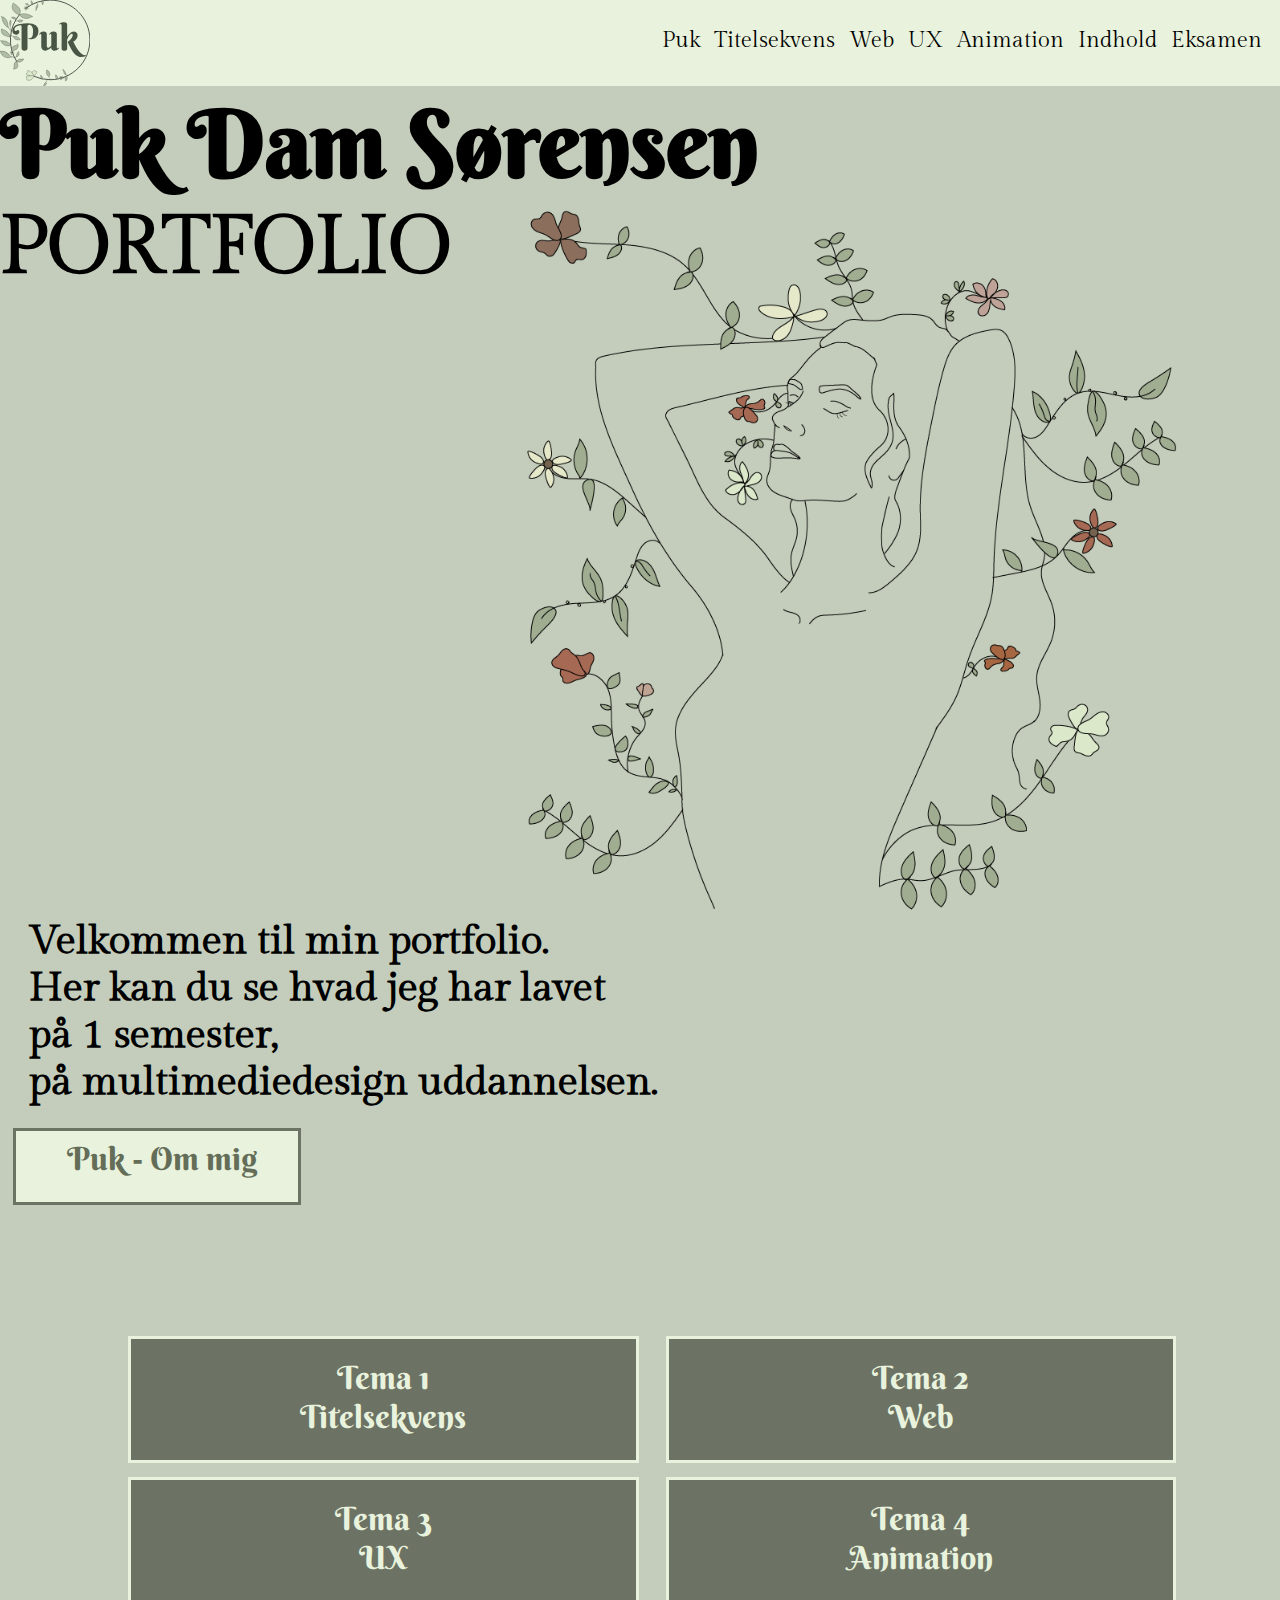
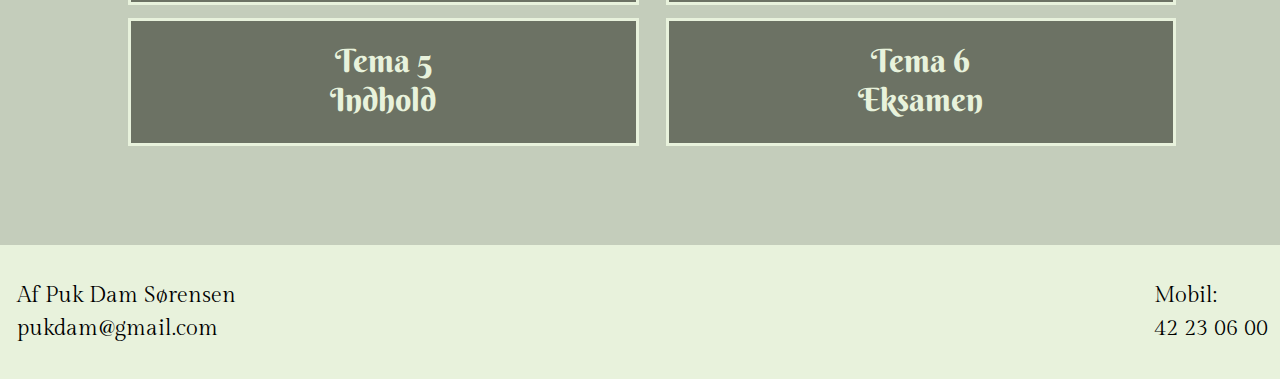
<file: index.html>
<!DOCTYPE html>
<html lang="da">
  <head>
    <meta charset="UTF-8" />
    <meta http-equiv="X-UA-Compatible" content="IE=edge" />
    <meta name="viewport" content="width=device-width, initial-scale=1.0" />
    <link rel="preconnect" href="https://fonts.googleapis.com" />
    <link rel="preconnect" href="https://fonts.gstatic.com" crossorigin />
    <link
      href="https://fonts.googleapis.com/css2?family=Berkshire+Swash&family=Chicle&family=Gilda+Display&family=Molle:ital@1&family=Sorts+Mill+Goudy&display=swap"
      rel="stylesheet"
    />
    <title>Portfolioeksamen</title>
    <link rel="stylesheet" href="style.css" />
  </head>
  <body>
    <header>
      <a href="index.html"
        ><img
          id="Puk_logo_img"
          src="Elementer/Puk_logo_med_farver.svg"
          alt="Puk_logo"
      /></a>
      <button class="toggle-btn">
        <img
          class="icon close"
          src="Elementer/Burger_menu_luk_med_farve_lille.svg"
          alt="Luk"
        />
        <img
          class="icon burger"
          src="Elementer/Burger_menu_med_farve_lille.svg"
          alt="Burgermenu"
        />
      </button>
      <nav id="nav_burgermenu">
        <ul>
          <li><a href="Ommig.html">Puk</a></li>
          <li><a href="Titelsekvens.html">Titelsekvens</a></li>
          <li><a href="Web.html">Web</a></li>
          <li><a href="UX.html">UX</a></li>
          <li><a href="Animation.html">Animation</a></li>
          <li><a href="Indhold.html">Indhold</a></li>
          <li><a href="Eksamen.html">Eksamen</a></li>
        </ul>
      </nav>

      <nav id="nav_desktop" class="hidden">
        <ul>
          <li><a href="Ommig.html">Puk</a></li>
          <li><a href="Titelsekvens.html">Titelsekvens</a></li>
          <li><a href="Web.html">Web</a></li>
          <li><a href="UX.html">UX</a></li>
          <li><a href="Animation.html">Animation</a></li>
          <li><a href="Indhold.html">Indhold</a></li>
          <li><a href="Eksamen.html">Eksamen</a></li>
        </ul>
      </nav>
    </header>

    <section id="Forside_h1_billede">
      <h1 id="Overskrift_1">Puk Dam Sørensen</h1>

      <h1 id="Overskrift_2">PORTFOLIO</h1>
      <img
        id="Silhouette_img"
        src="Elementer/Puk_silhouette_med_blomster_og_farve_billede.png"
        alt="Silhouette_billede"
      />
      <h2 id="Forside_h2">
        Velkommen til min portfolio. <br />
        Her kan du se hvad jeg har lavet <br />
        på 1 semester, <br />
        på multimediedesign uddannelsen.
      </h2>
      <a href="Ommig.html" class="Om_mig_button">Puk - Om mig</a>
    </section>

    <section id="Opgaver_sektion">
      <a href="Titelsekvens.html" class="Tema_buttons"
        >Tema 1 <br />Titelsekvens</a
      >

      <a href="Web.html" class="Tema_buttons">Tema 2 <br />Web</a>

      <a href="UX.html" class="Tema_buttons">Tema 3 <br />UX</a>

      <a href="Animation.html" class="Tema_buttons">Tema 4 <br />Animation</a>

      <a href="Indhold.html" class="Tema_buttons">Tema 5<br />Indhold</a>

      <a href="Eksamen.html" class="Tema_buttons">Tema 6<br />Eksamen</a>
    </section>
    <footer>
      <p id="Kontakt_footer_1">
        Af Puk Dam Sørensen <br />
        pukdam@gmail.com
      </p>
      <p id="Kontakt_footer_2">
        Mobil: <br />
        42 23 06 00
      </p>
    </footer>
    <script src="Javascript.js"></script>
  </body>
</html>
</file>
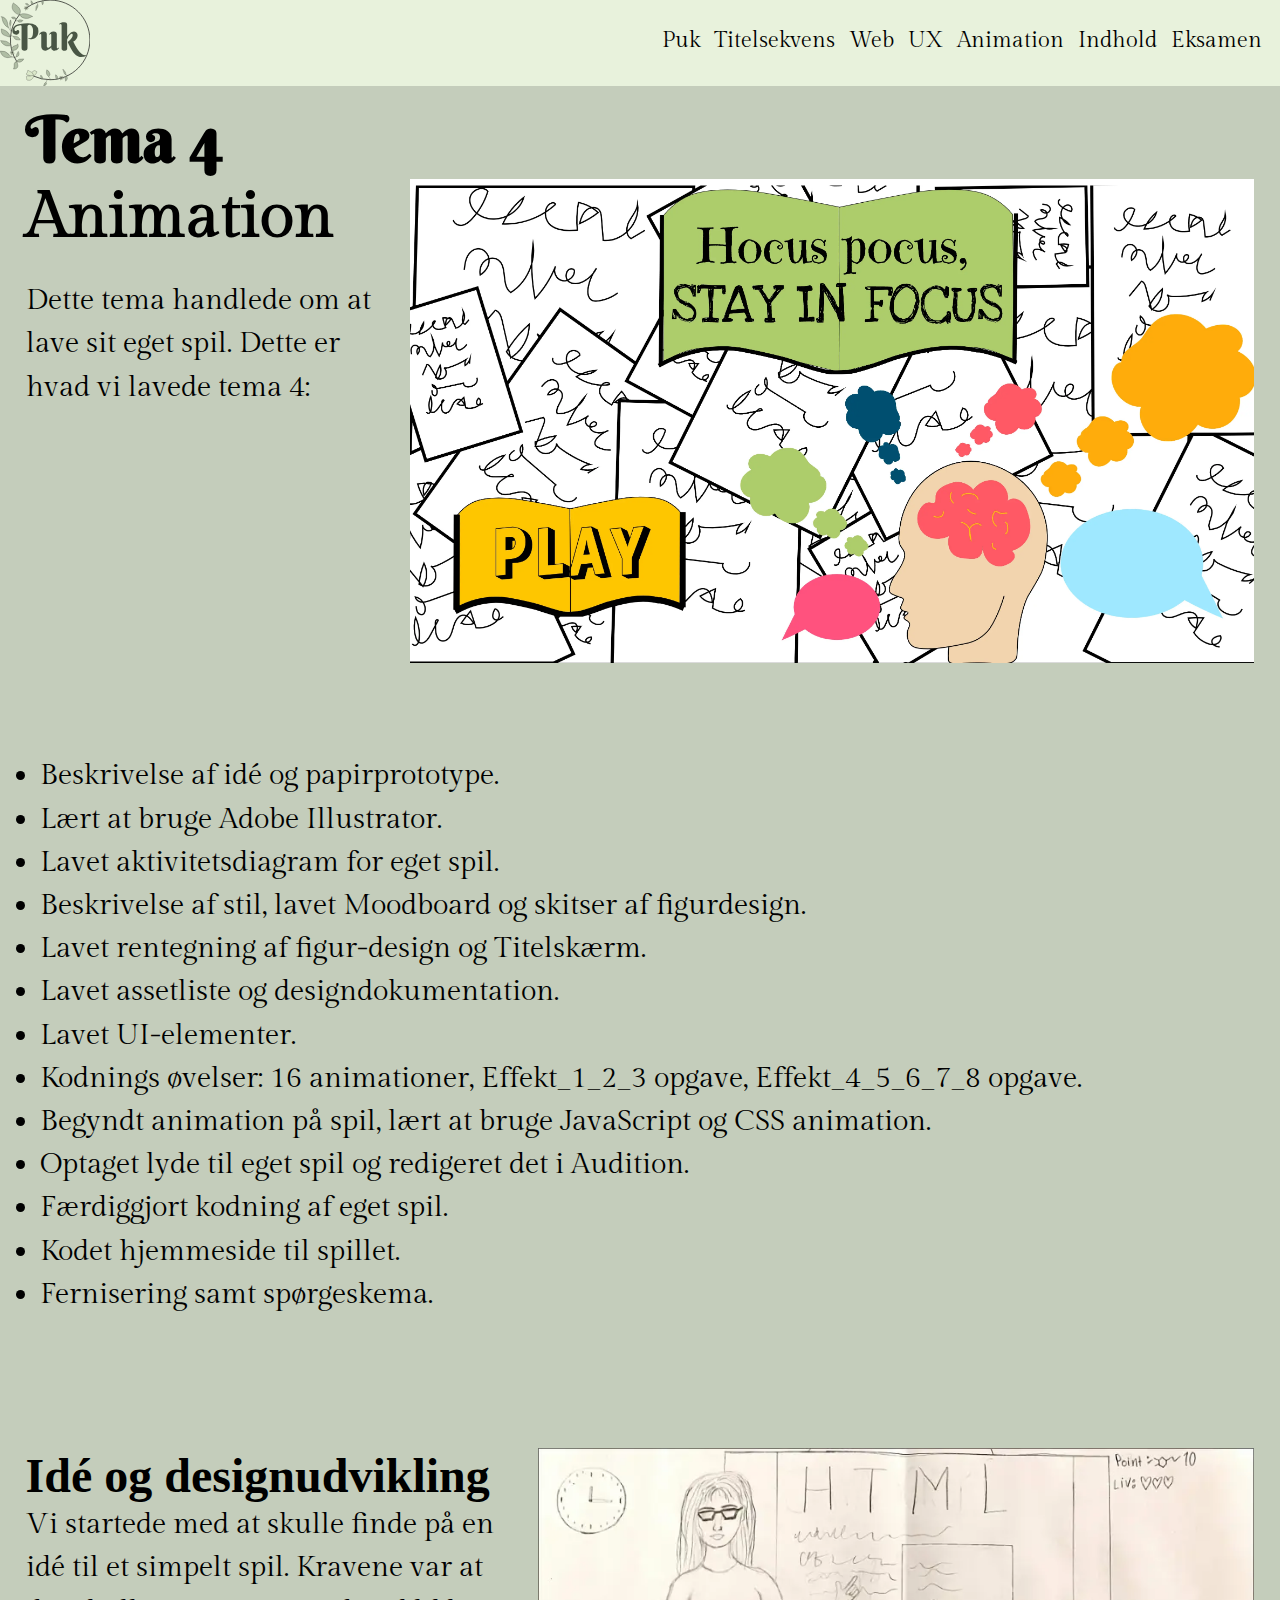
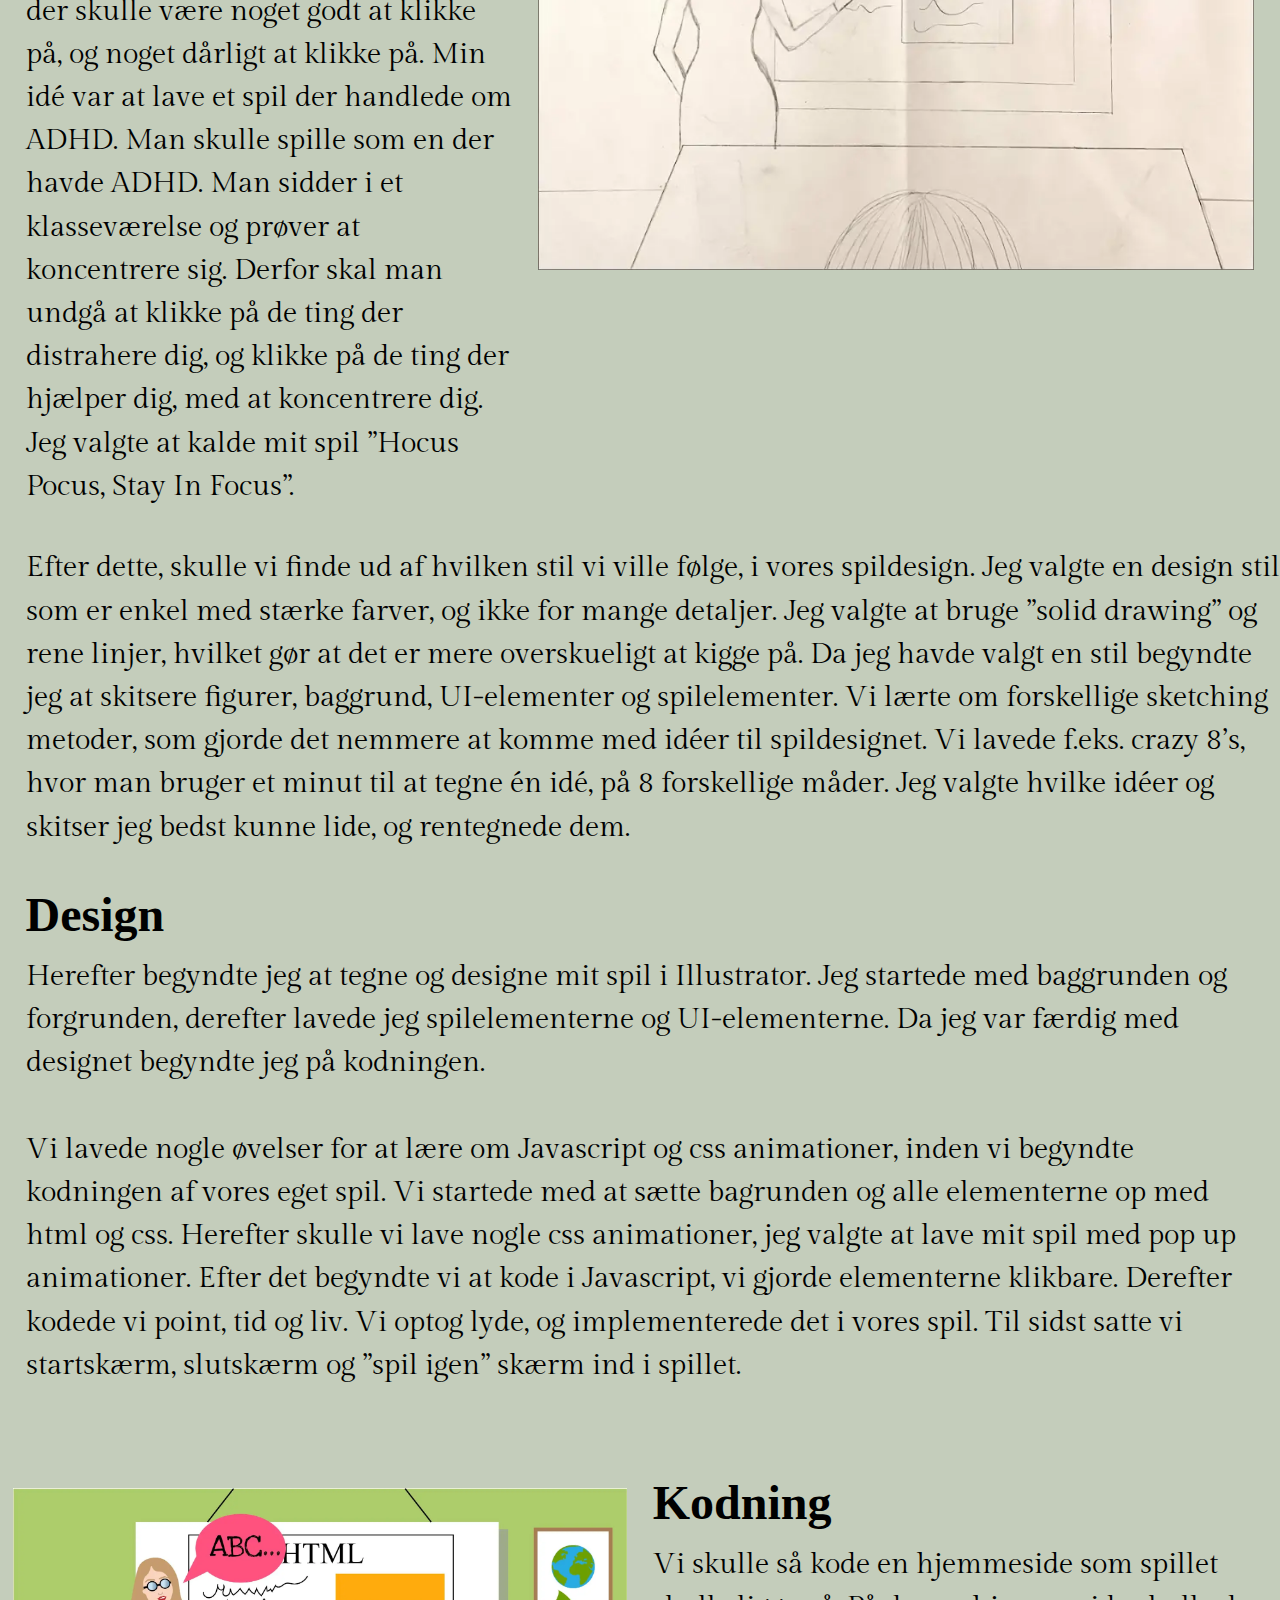
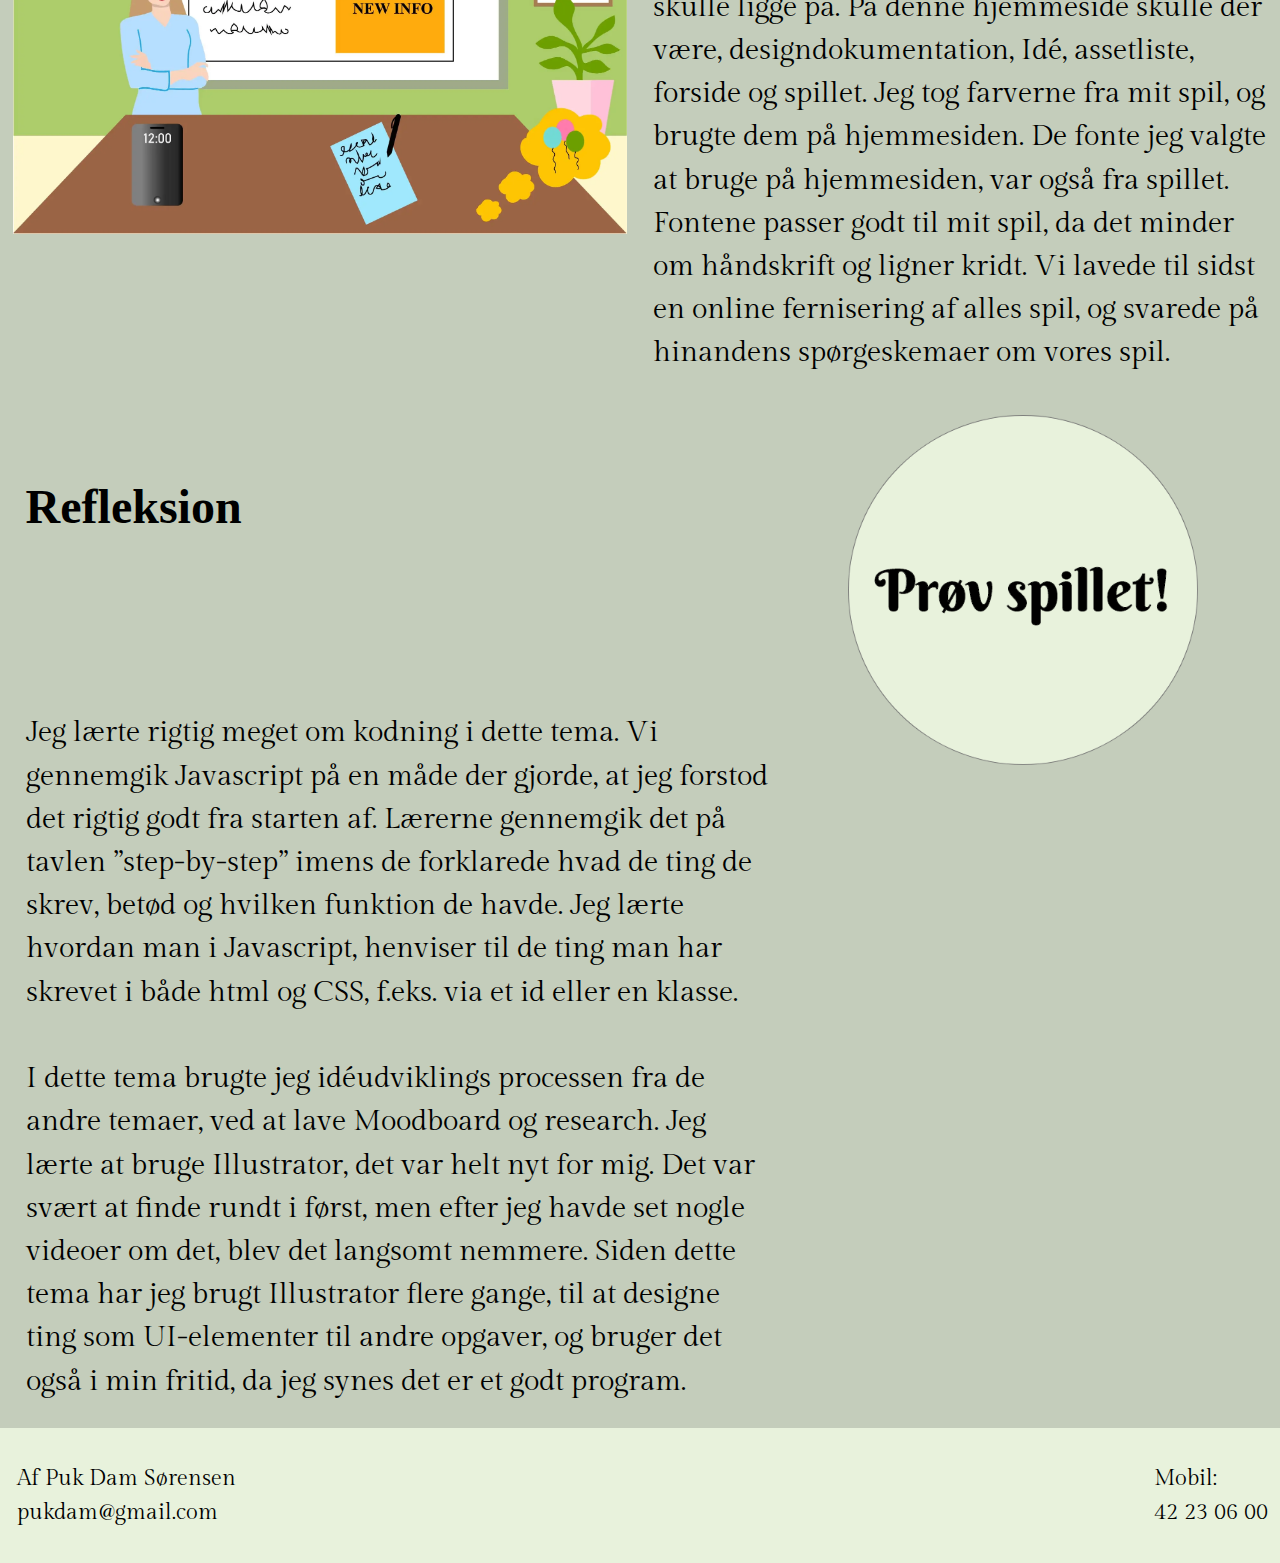
<file: Animation.html>
<!DOCTYPE html>
<html lang="da">
  <head>
    <meta charset="UTF-8" />
    <meta http-equiv="X-UA-Compatible" content="IE=edge" />
    <meta name="viewport" content="width=device-width, initial-scale=1.0" />
    <link rel="preconnect" href="https://fonts.googleapis.com" />
    <link rel="preconnect" href="https://fonts.gstatic.com" crossorigin />
    <link
      href="https://fonts.googleapis.com/css2?family=Berkshire+Swash&family=Chicle&family=Gilda+Display&family=Molle:ital@1&family=Sorts+Mill+Goudy&display=swap"
      rel="stylesheet"
    />
    <title>Portfolioeksamen</title>
    <link rel="stylesheet" href="style.css" />
    <link rel="stylesheet" href="Animation.css" />
  </head>
  <body>
    <header>
      <a href="index.html"
        ><img
          id="Puk_logo_img"
          src="Elementer/Puk_logo_med_farver.svg"
          alt="Puk_logo"
      /></a>
      <button class="toggle-btn">
        <img
          class="icon close"
          src="Elementer/Burger_menu_luk_med_farve_lille.svg"
          alt="Luk"
        />
        <img
          class="icon burger"
          src="Elementer/Burger_menu_med_farve_lille.svg"
          alt="Burgermenu"
        />
      </button>
      <nav id="nav_burgermenu">
        <ul>
          <li><a href="Ommig.html">Puk</a></li>
          <li><a href="Titelsekvens.html">Titelsekvens</a></li>
          <li><a href="Web.html">Web</a></li>
          <li><a href="UX.html">UX</a></li>
          <li><a href="Animation.html">Animation</a></li>
          <li><a href="Indhold.html">Indhold</a></li>
          <li><a href="Eksamen.html">Eksamen</a></li>
        </ul>
      </nav>

      <nav id="nav_desktop" class="hidden">
        <ul>
          <li><a href="Ommig.html">Puk</a></li>
          <li><a href="Titelsekvens.html">Titelsekvens</a></li>
          <li><a href="Web.html">Web</a></li>
          <li><a href="UX.html">UX</a></li>
          <li><a href="Animation.html">Animation</a></li>
          <li><a href="Indhold.html">Indhold</a></li>
          <li><a href="Eksamen.html">Eksamen</a></li>
        </ul>
      </nav>
    </header>

    <section id="Tema_4_overskrift_intro">
      <h2 class="Overskrift_1_h2">Tema 4</h2>
      <h2 class="Overskrift_2_h2">Animation</h2>
      <img
        src="Elementer/Webp_billeder/Start_skærm_screenshot.webp"
        alt="Animation_billede_1"
      />
      <p>
        Dette tema handlede om at lave sit eget spil. Dette er hvad vi lavede
        tema 4:
      </p>
      <ul>
        <li>Beskrivelse af idé og papirprototype.</li>
        <li>Lært at bruge Adobe Illustrator.</li>
        <li>Lavet aktivitetsdiagram for eget spil.</li>
        <li>Beskrivelse af stil, lavet Moodboard og skitser af figurdesign.</li>
        <li>Lavet rentegning af figur-design og Titelskærm.</li>
        <li>Lavet assetliste og designdokumentation.</li>
        <li>Lavet UI-elementer.</li>
        <li>
          Kodnings øvelser: 16 animationer, Effekt_1_2_3 opgave,
          Effekt_4_5_6_7_8 opgave.
        </li>
        <li>
          Begyndt animation på spil, lært at bruge JavaScript og CSS animation.
        </li>
        <li>Optaget lyde til eget spil og redigeret det i Audition.</li>
        <li>Færdiggjort kodning af eget spil.</li>
        <li>Kodet hjemmeside til spillet.</li>
        <li>Fernisering samt spørgeskema.</li>
      </ul>
    </section>
    <section id="afsnit_2_tema_4">
      <h3 id="Idé_h3">Idé og designudvikling</h3>
      <p id="afsnit_2_p_1">
        Vi startede med at skulle finde på en idé til et simpelt spil. Kravene
        var at der skulle være noget godt at klikke på, og noget dårligt at
        klikke på. Min idé var at lave et spil der handlede om ADHD. Man skulle
        spille som en der havde ADHD. Man sidder i et klasseværelse og prøver at
        koncentrere sig. Derfor skal man undgå at klikke på de ting der
        distrahere dig, og klikke på de ting der hjælper dig, med at koncentrere
        dig. Jeg valgte at kalde mit spil ”Hocus Pocus, Stay In Focus”.
      </p>
      <p id="afsnit_2_p_2">
        Efter dette, skulle vi finde ud af hvilken stil vi ville følge, i vores
        spildesign. Jeg valgte en design stil som er enkel med stærke farver, og
        ikke for mange detaljer. Jeg valgte at bruge ”solid drawing” og rene
        linjer, hvilket gør at det er mere overskueligt at kigge på. Da jeg
        havde valgt en stil begyndte jeg at skitsere figurer, baggrund,
        UI-elementer og spilelementer. Vi lærte om forskellige sketching
        metoder, som gjorde det nemmere at komme med idéer til spildesignet. Vi
        lavede f.eks. crazy 8’s, hvor man bruger et minut til at tegne én idé,
        på 8 forskellige måder. Jeg valgte hvilke idéer og skitser jeg bedst
        kunne lide, og rentegnede dem.
      </p>
      <img
        src="Elementer/Webp_billeder/Solution_sketch.webp"
        alt="Animation_billede_2"
      />
      <h3 id="Design_h3">Design</h3>
      <p id="afsnit_2_p_3">
        Herefter begyndte jeg at tegne og designe mit spil i Illustrator. Jeg
        startede med baggrunden og forgrunden, derefter lavede jeg
        spilelementerne og UI-elementerne. Da jeg var færdig med designet
        begyndte jeg på kodningen. <br />
        <br />
        Vi lavede nogle øvelser for at lære om Javascript og css animationer,
        inden vi begyndte kodningen af vores eget spil. Vi startede med at sætte
        bagrunden og alle elementerne op med html og css. Herefter skulle vi
        lave nogle css animationer, jeg valgte at lave mit spil med pop up
        animationer. Efter det begyndte vi at kode i Javascript, vi gjorde
        elementerne klikbare. Derefter kodede vi point, tid og liv. Vi optog
        lyde, og implementerede det i vores spil. Til sidst satte vi startskærm,
        slutskærm og ”spil igen” skærm ind i spillet.
      </p>
    </section>
    <section id="afsnit_3_tema_4">
      <img
        src="Elementer/Webp_billeder/scene_med_figurdesign_billede.webp"
        alt="Animation_billede_3"
      />
      <h3>Kodning</h3>
      <p>
        Vi skulle så kode en hjemmeside som spillet skulle ligge på. På denne
        hjemmeside skulle der være, designdokumentation, Idé, assetliste,
        forside og spillet. Jeg tog farverne fra mit spil, og brugte dem på
        hjemmesiden. De fonte jeg valgte at bruge på hjemmesiden, var også fra
        spillet. Fontene passer godt til mit spil, da det minder om håndskrift
        og ligner kridt. Vi lavede til sidst en online fernisering af alles
        spil, og svarede på hinandens spørgeskemaer om vores spil.
      </p>
    </section>

    <section id="Refleksion_tema_4">
      <a href="https://pukds.dk/kea/04_animation/spil/spil.html ">
        <img src="Elementer/Prøv_spillet_knap.png" alt="Prøv_spillet_knap"
      /></a>
      <h3>Refleksion</h3>
      <p>
        Jeg lærte rigtig meget om kodning i dette tema. Vi gennemgik Javascript
        på en måde der gjorde, at jeg forstod det rigtig godt fra starten af.
        Lærerne gennemgik det på tavlen ”step-by-step” imens de forklarede hvad
        de ting de skrev, betød og hvilken funktion de havde. Jeg lærte hvordan
        man i Javascript, henviser til de ting man har skrevet i både html og
        CSS, f.eks. via et id eller en klasse. <br />
        <br />
        I dette tema brugte jeg idéudviklings processen fra de andre temaer, ved
        at lave Moodboard og research. Jeg lærte at bruge Illustrator, det var
        helt nyt for mig. Det var svært at finde rundt i først, men efter jeg
        havde set nogle videoer om det, blev det langsomt nemmere. Siden dette
        tema har jeg brugt Illustrator flere gange, til at designe ting som
        UI-elementer til andre opgaver, og bruger det også i min fritid, da jeg
        synes det er et godt program.
      </p>
    </section>
    <footer>
      <p id="Kontakt_footer_1">
        Af Puk Dam Sørensen <br />
        pukdam@gmail.com
      </p>
      <p id="Kontakt_footer_2">
        Mobil: <br />
        42 23 06 00
      </p>
    </footer>
    <script src="Javascript.js"></script>
  </body>
</html>
</file>
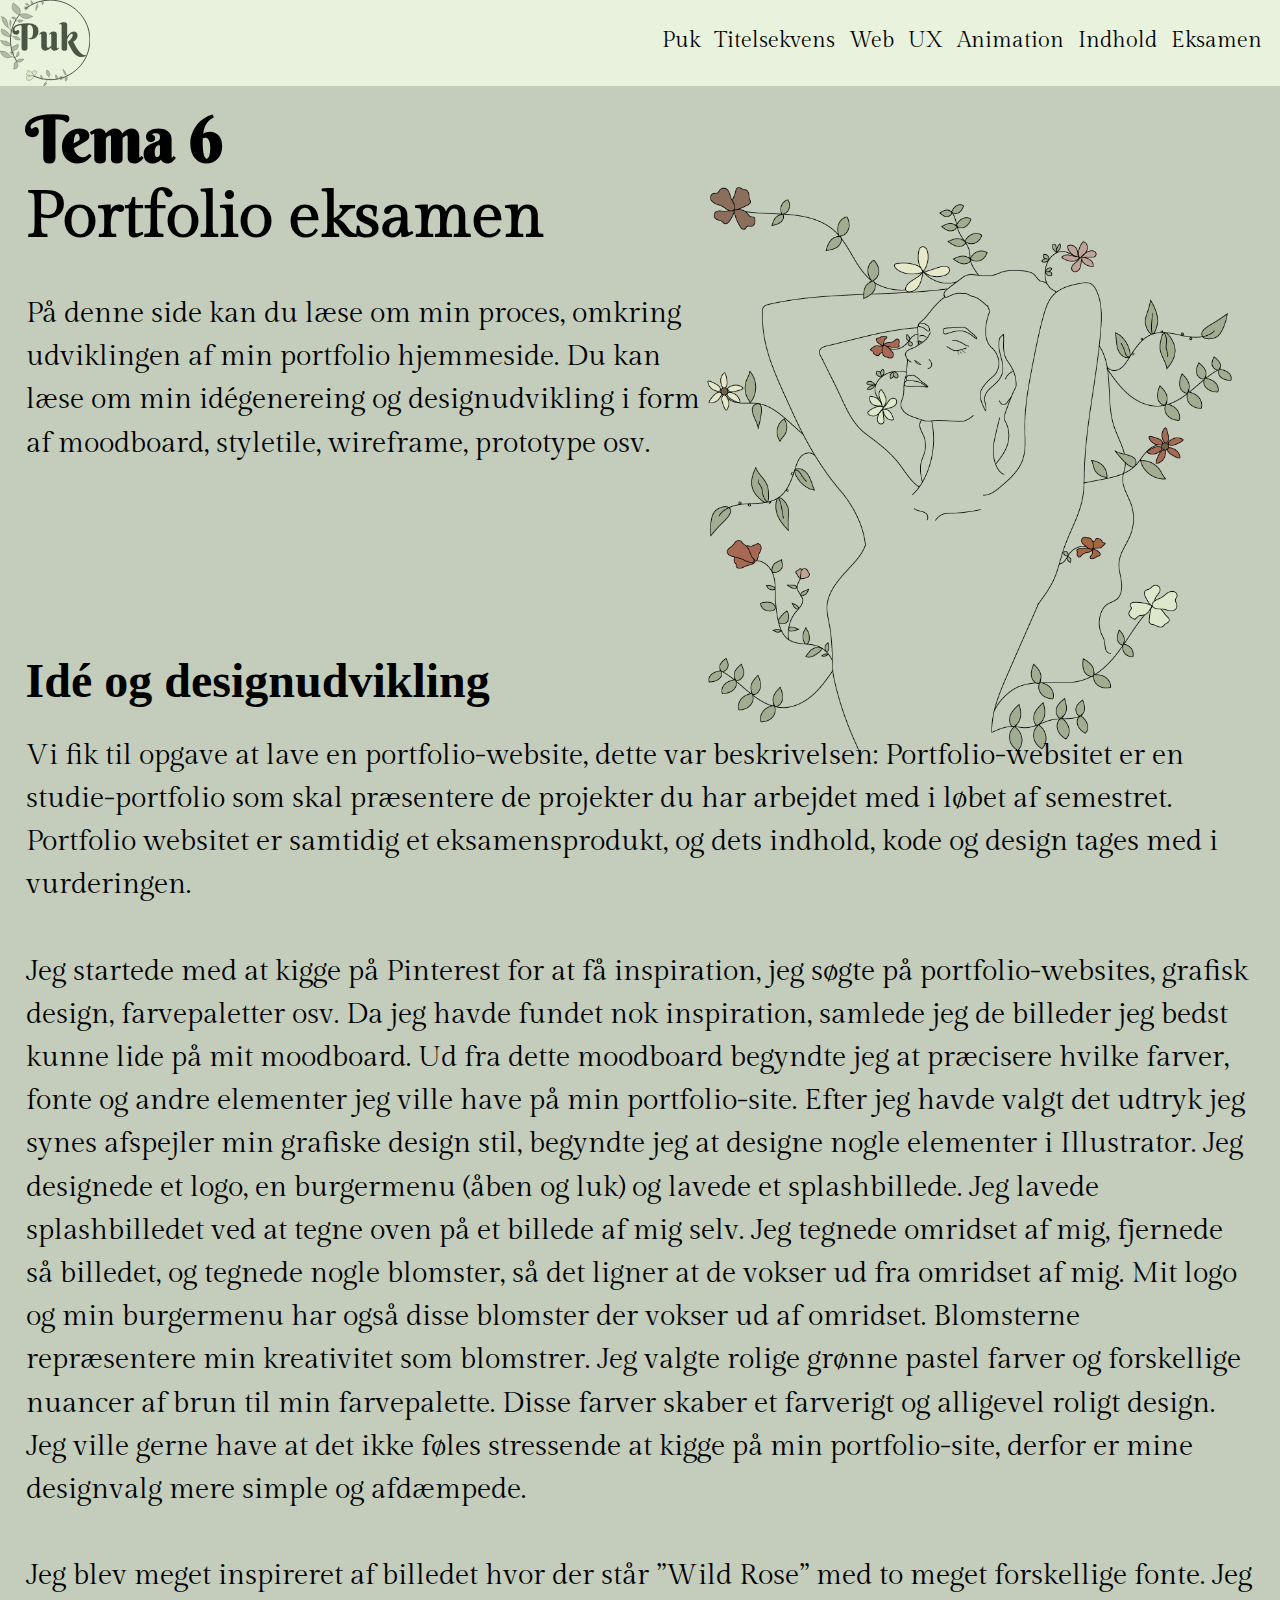
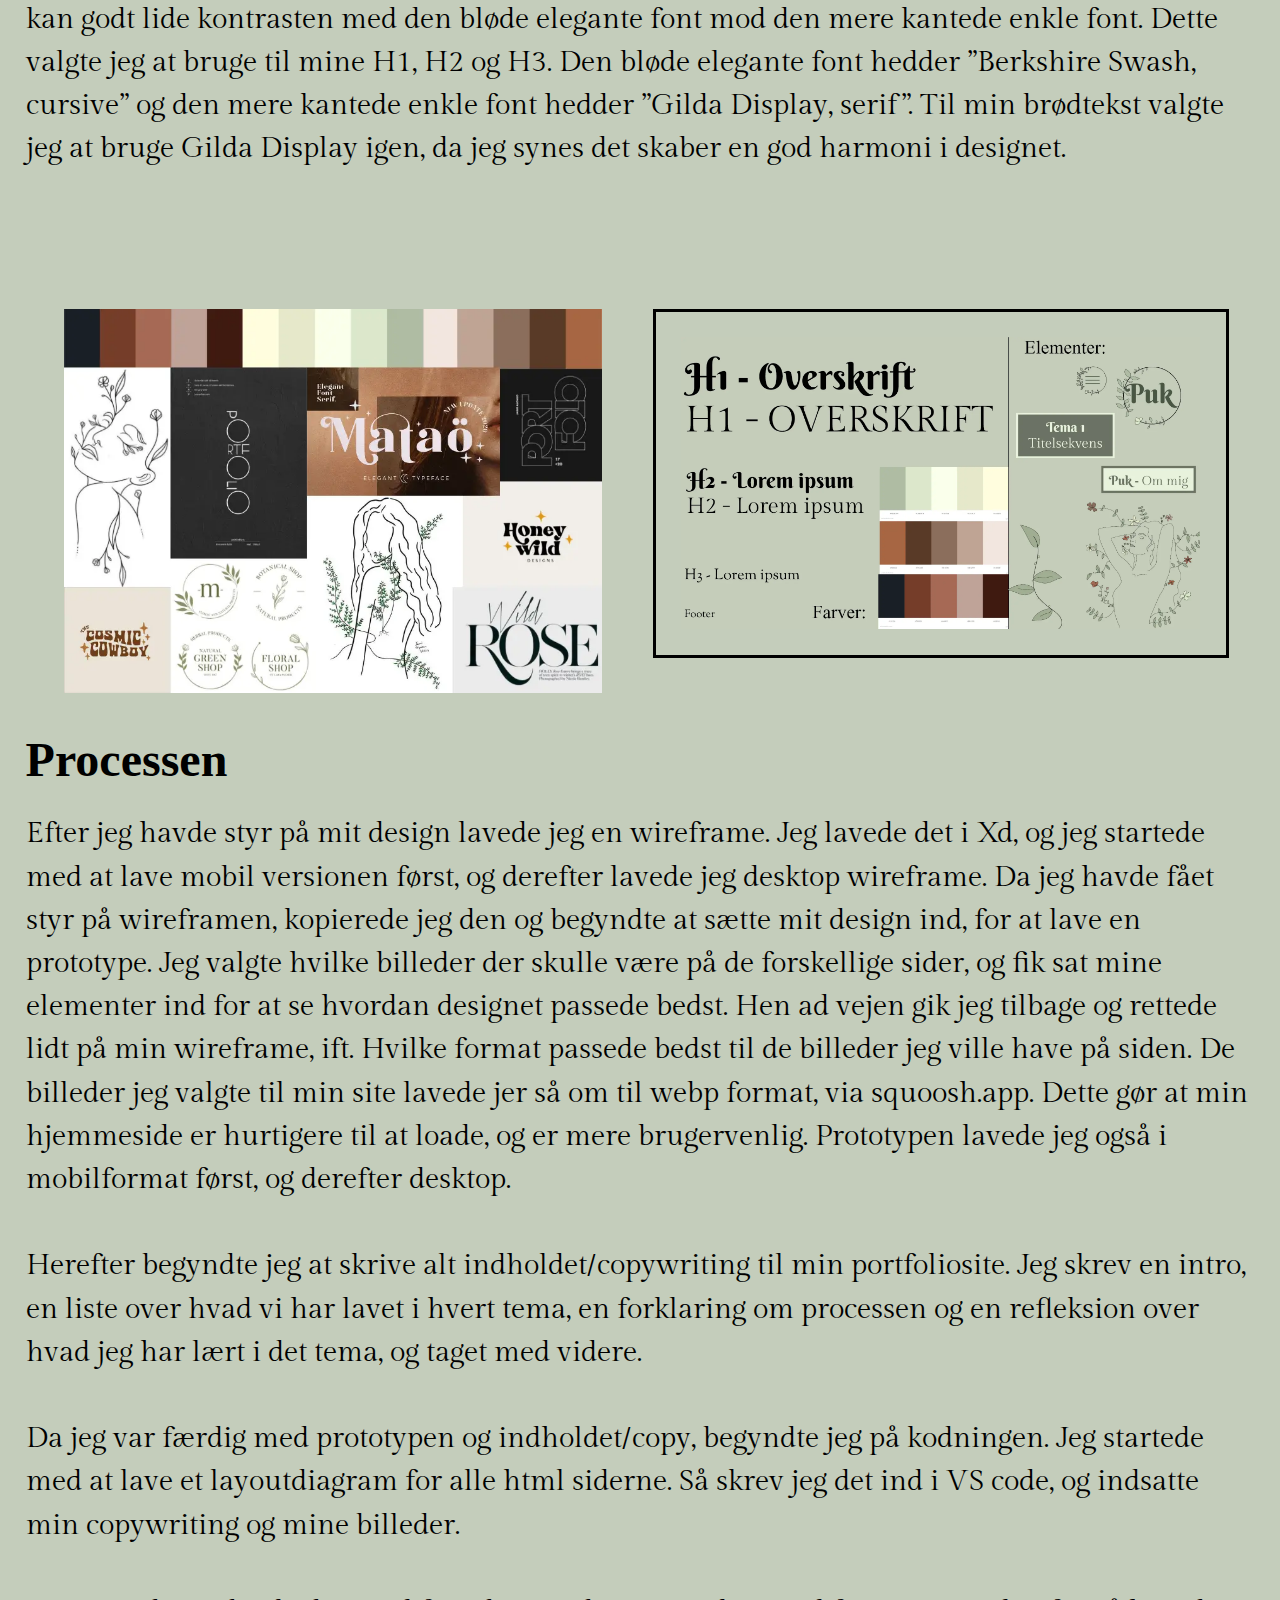
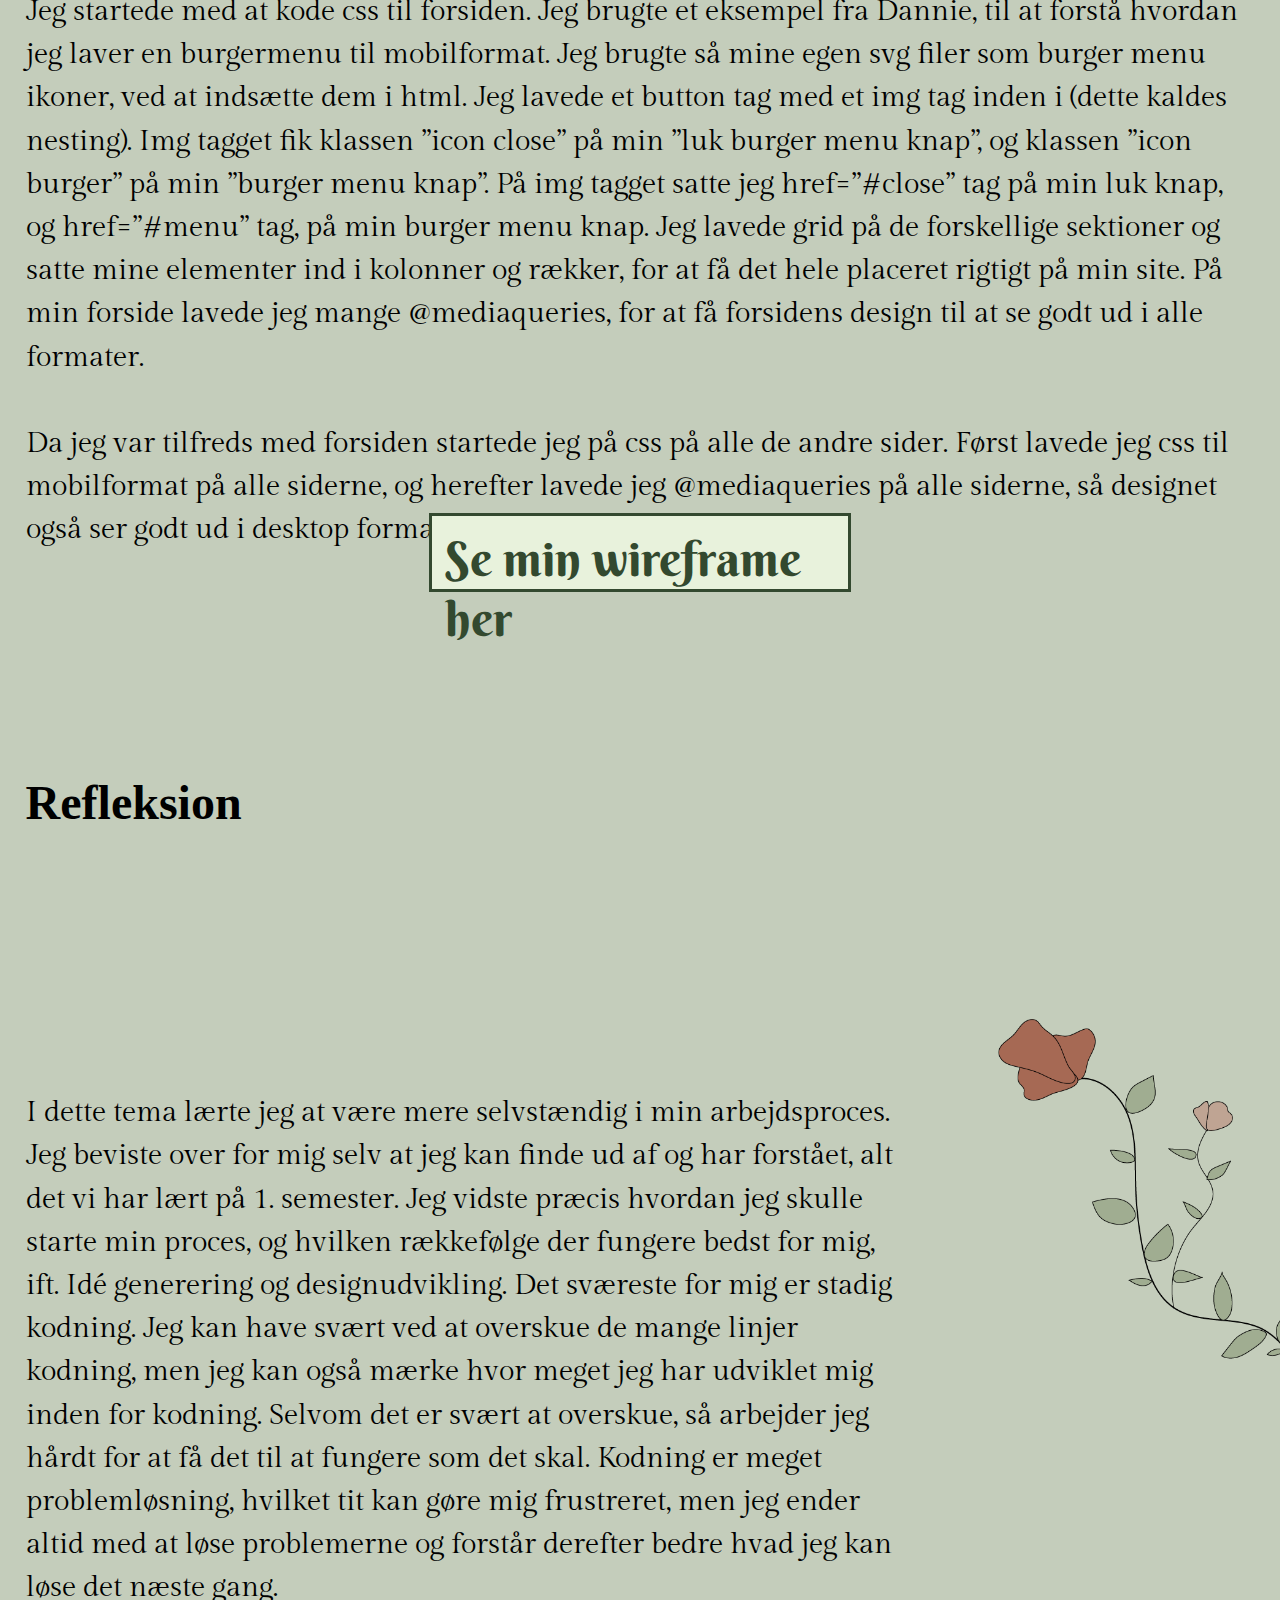
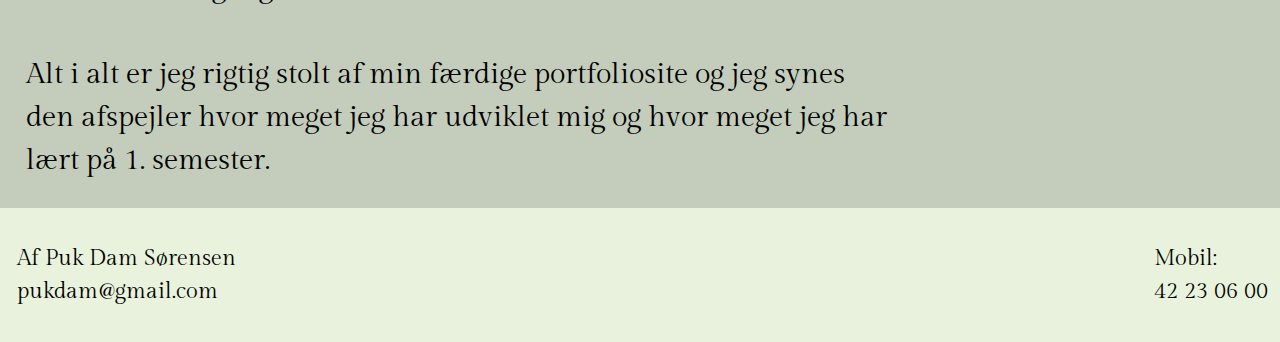
<file: Eksamen.html>
<!DOCTYPE html>
<html lang="da">
  <head>
    <meta charset="UTF-8" />
    <meta http-equiv="X-UA-Compatible" content="IE=edge" />
    <meta name="viewport" content="width=device-width, initial-scale=1.0" />
    <link rel="preconnect" href="https://fonts.googleapis.com" />
    <link rel="preconnect" href="https://fonts.gstatic.com" crossorigin />
    <link
      href="https://fonts.googleapis.com/css2?family=Berkshire+Swash&family=Chicle&family=Gilda+Display&family=Molle:ital@1&family=Sorts+Mill+Goudy&display=swap"
      rel="stylesheet"
    />
    <title>Portfolioeksamen</title>
    <link rel="stylesheet" href="style.css" />
    <link rel="stylesheet" href="Eksamen.css" />
  </head>
  <body>
    <header>
      <a href="index.html"
        ><img
          id="Puk_logo_img"
          src="Elementer/Puk_logo_med_farver.svg"
          alt="Puk_logo"
      /></a>
      <button class="toggle-btn">
        <img
          class="icon close"
          src="Elementer/Burger_menu_luk_med_farve_lille.svg"
          alt="Luk"
        />
        <img
          class="icon burger"
          src="Elementer/Burger_menu_med_farve_lille.svg"
          alt="Burgermenu"
        />
      </button>
      <nav id="nav_burgermenu">
        <ul>
          <li><a href="Ommig.html">Puk</a></li>
          <li><a href="Titelsekvens.html">Titelsekvens</a></li>
          <li><a href="Web.html">Web</a></li>
          <li><a href="UX.html">UX</a></li>
          <li><a href="Animation.html">Animation</a></li>
          <li><a href="Indhold.html">Indhold</a></li>
          <li><a href="Eksamen.html">Eksamen</a></li>
        </ul>
      </nav>

      <nav id="nav_desktop" class="hidden">
        <ul>
          <li><a href="Ommig.html">Puk</a></li>
          <li><a href="Titelsekvens.html">Titelsekvens</a></li>
          <li><a href="Web.html">Web</a></li>
          <li><a href="UX.html">UX</a></li>
          <li><a href="Animation.html">Animation</a></li>
          <li><a href="Indhold.html">Indhold</a></li>
          <li><a href="Eksamen.html">Eksamen</a></li>
        </ul>
      </nav>
    </header>

    <section id="Tema_6_overskrift_intro">
      <h2 class="Overskrift_1_h2">Tema 6</h2>
      <h2 class="Overskrift_2_h2">Portfolio eksamen</h2>
      <p id="afsnit_1_p_1">
        På denne side kan du læse om min proces, omkring udviklingen af min
        portfolio hjemmeside. Du kan læse om min idégenereing og designudvikling
        i form af moodboard, styletile, wireframe, prototype osv.
      </p>
      <img
        id="afsnit_1_billede_1"
        src="Elementer/Puk_silhouette_med_blomster_og_farve_billede.png"
        alt="Puk_silhouette_billede"
      />
      <h3>Idé og designudvikling</h3>
      <p id="afsnit_1_p_2">
        Vi fik til opgave at lave en portfolio-website, dette var beskrivelsen:
        Portfolio-websitet er en studie-portfolio som skal præsentere de
        projekter du har arbejdet med i løbet af semestret. Portfolio websitet
        er samtidig et eksamensprodukt, og dets indhold, kode og design tages
        med i vurderingen. <br />
        <br />
        Jeg startede med at kigge på Pinterest for at få inspiration, jeg søgte
        på portfolio-websites, grafisk design, farvepaletter osv. Da jeg havde
        fundet nok inspiration, samlede jeg de billeder jeg bedst kunne lide på
        mit moodboard. Ud fra dette moodboard begyndte jeg at præcisere hvilke
        farver, fonte og andre elementer jeg ville have på min portfolio-site.
        Efter jeg havde valgt det udtryk jeg synes afspejler min grafiske design
        stil, begyndte jeg at designe nogle elementer i Illustrator. Jeg
        designede et logo, en burgermenu (åben og luk) og lavede et
        splashbillede. Jeg lavede splashbilledet ved at tegne oven på et billede
        af mig selv. Jeg tegnede omridset af mig, fjernede så billedet, og
        tegnede nogle blomster, så det ligner at de vokser ud fra omridset af
        mig. Mit logo og min burgermenu har også disse blomster der vokser ud af
        omridset. Blomsterne repræsentere min kreativitet som blomstrer. Jeg
        valgte rolige grønne pastel farver og forskellige nuancer af brun til
        min farvepalette. Disse farver skaber et farverigt og alligevel roligt
        design. Jeg ville gerne have at det ikke føles stressende at kigge på
        min portfolio-site, derfor er mine designvalg mere simple og afdæmpede.
        <br />
        <br />
        Jeg blev meget inspireret af billedet hvor der står ”Wild Rose” med to
        meget forskellige fonte. Jeg kan godt lide kontrasten med den bløde
        elegante font mod den mere kantede enkle font. Dette valgte jeg at bruge
        til mine H1, H2 og H3. Den bløde elegante font hedder ”Berkshire Swash,
        cursive” og den mere kantede enkle font hedder ”Gilda Display, serif”.
        Til min brødtekst valgte jeg at bruge Gilda Display igen, da jeg synes
        det skaber en god harmoni i designet.
      </p>
    </section>

    <section id="afsnit_2_tema_6">
      <img
        id="afsnit_2_billede_2"
        src="Elementer/Webp_billeder/Moodboard_portfolio.webp"
        alt="Eksamen_billede_2"
      />
      <h3>Processen</h3>
      <p>
        Efter jeg havde styr på mit design lavede jeg en wireframe. Jeg lavede
        det i Xd, og jeg startede med at lave mobil versionen først, og derefter
        lavede jeg desktop wireframe. Da jeg havde fået styr på wireframen,
        kopierede jeg den og begyndte at sætte mit design ind, for at lave en
        prototype. Jeg valgte hvilke billeder der skulle være på de forskellige
        sider, og fik sat mine elementer ind for at se hvordan designet passede
        bedst. Hen ad vejen gik jeg tilbage og rettede lidt på min wireframe,
        ift. Hvilke format passede bedst til de billeder jeg ville have på
        siden. De billeder jeg valgte til min site lavede jer så om til webp
        format, via squoosh.app. Dette gør at min hjemmeside er hurtigere til at
        loade, og er mere brugervenlig. Prototypen lavede jeg også i mobilformat
        først, og derefter desktop. <br />
        <br />
        Herefter begyndte jeg at skrive alt indholdet/copywriting til min
        portfoliosite. Jeg skrev en intro, en liste over hvad vi har lavet i
        hvert tema, en forklaring om processen og en refleksion over hvad jeg
        har lært i det tema, og taget med videre. <br />
        <br />
        Da jeg var færdig med prototypen og indholdet/copy, begyndte jeg på
        kodningen. Jeg startede med at lave et layoutdiagram for alle html
        siderne. Så skrev jeg det ind i VS code, og indsatte min copywriting og
        mine billeder. <br />
        <br />
        Jeg startede med at kode css til forsiden. Jeg brugte et eksempel fra
        Dannie, til at forstå hvordan jeg laver en burgermenu til mobilformat.
        Jeg brugte så mine egen svg filer som burger menu ikoner, ved at
        indsætte dem i html. Jeg lavede et button tag med et img tag inden i
        (dette kaldes nesting). Img tagget fik klassen ”icon close” på min ”luk
        burger menu knap”, og klassen ”icon burger” på min ”burger menu knap”.
        På img tagget satte jeg href=”#close” tag på min luk knap, og
        href=”#menu” tag, på min burger menu knap. Jeg lavede grid på de
        forskellige sektioner og satte mine elementer ind i kolonner og rækker,
        for at få det hele placeret rigtigt på min site. På min forside lavede
        jeg mange @mediaqueries, for at få forsidens design til at se godt ud i
        alle formater. <br />
        <br />
        Da jeg var tilfreds med forsiden startede jeg på css på alle de andre
        sider. Først lavede jeg css til mobilformat på alle siderne, og herefter
        lavede jeg @mediaqueries på alle siderne, så designet også ser godt ud i
        desktop format.
      </p>
      <a
        id="Wireframe_link"
        href="https://xd.adobe.com/view/94534a7a-e147-47e8-9464-0044efef4e86-c100/?fullscreen"
        >Se min wireframe her</a
      >
      <img
        id="afsnit_2_billede_3"
        src="Elementer/Webp_billeder/Styletile_portfolio.webp"
        alt="Eksamen_billede_3"
      />
    </section>
    <section id="Refleksion_tema_6">
      <img src="Elementer/Blomst_4.png" alt="Blomst_4" />
      <h3>Refleksion</h3>
      <p>
        I dette tema lærte jeg at være mere selvstændig i min arbejdsproces. Jeg
        beviste over for mig selv at jeg kan finde ud af og har forstået, alt
        det vi har lært på 1. semester. Jeg vidste præcis hvordan jeg skulle
        starte min proces, og hvilken rækkefølge der fungere bedst for mig, ift.
        Idé generering og designudvikling. Det sværeste for mig er stadig
        kodning. Jeg kan have svært ved at overskue de mange linjer kodning, men
        jeg kan også mærke hvor meget jeg har udviklet mig inden for kodning.
        Selvom det er svært at overskue, så arbejder jeg hårdt for at få det til
        at fungere som det skal. Kodning er meget problemløsning, hvilket tit
        kan gøre mig frustreret, men jeg ender altid med at løse problemerne og
        forstår derefter bedre hvad jeg kan løse det næste gang. <br />
        <br />
        Alt i alt er jeg rigtig stolt af min færdige portfoliosite og jeg synes
        den afspejler hvor meget jeg har udviklet mig og hvor meget jeg har lært
        på 1. semester.
      </p>
    </section>
    <footer>
      <p id="Kontakt_footer_1">
        Af Puk Dam Sørensen <br />
        pukdam@gmail.com
      </p>
      <p id="Kontakt_footer_2">
        Mobil: <br />
        42 23 06 00
      </p>
    </footer>
    <script src="Javascript.js"></script>
  </body>
</html>
</file>
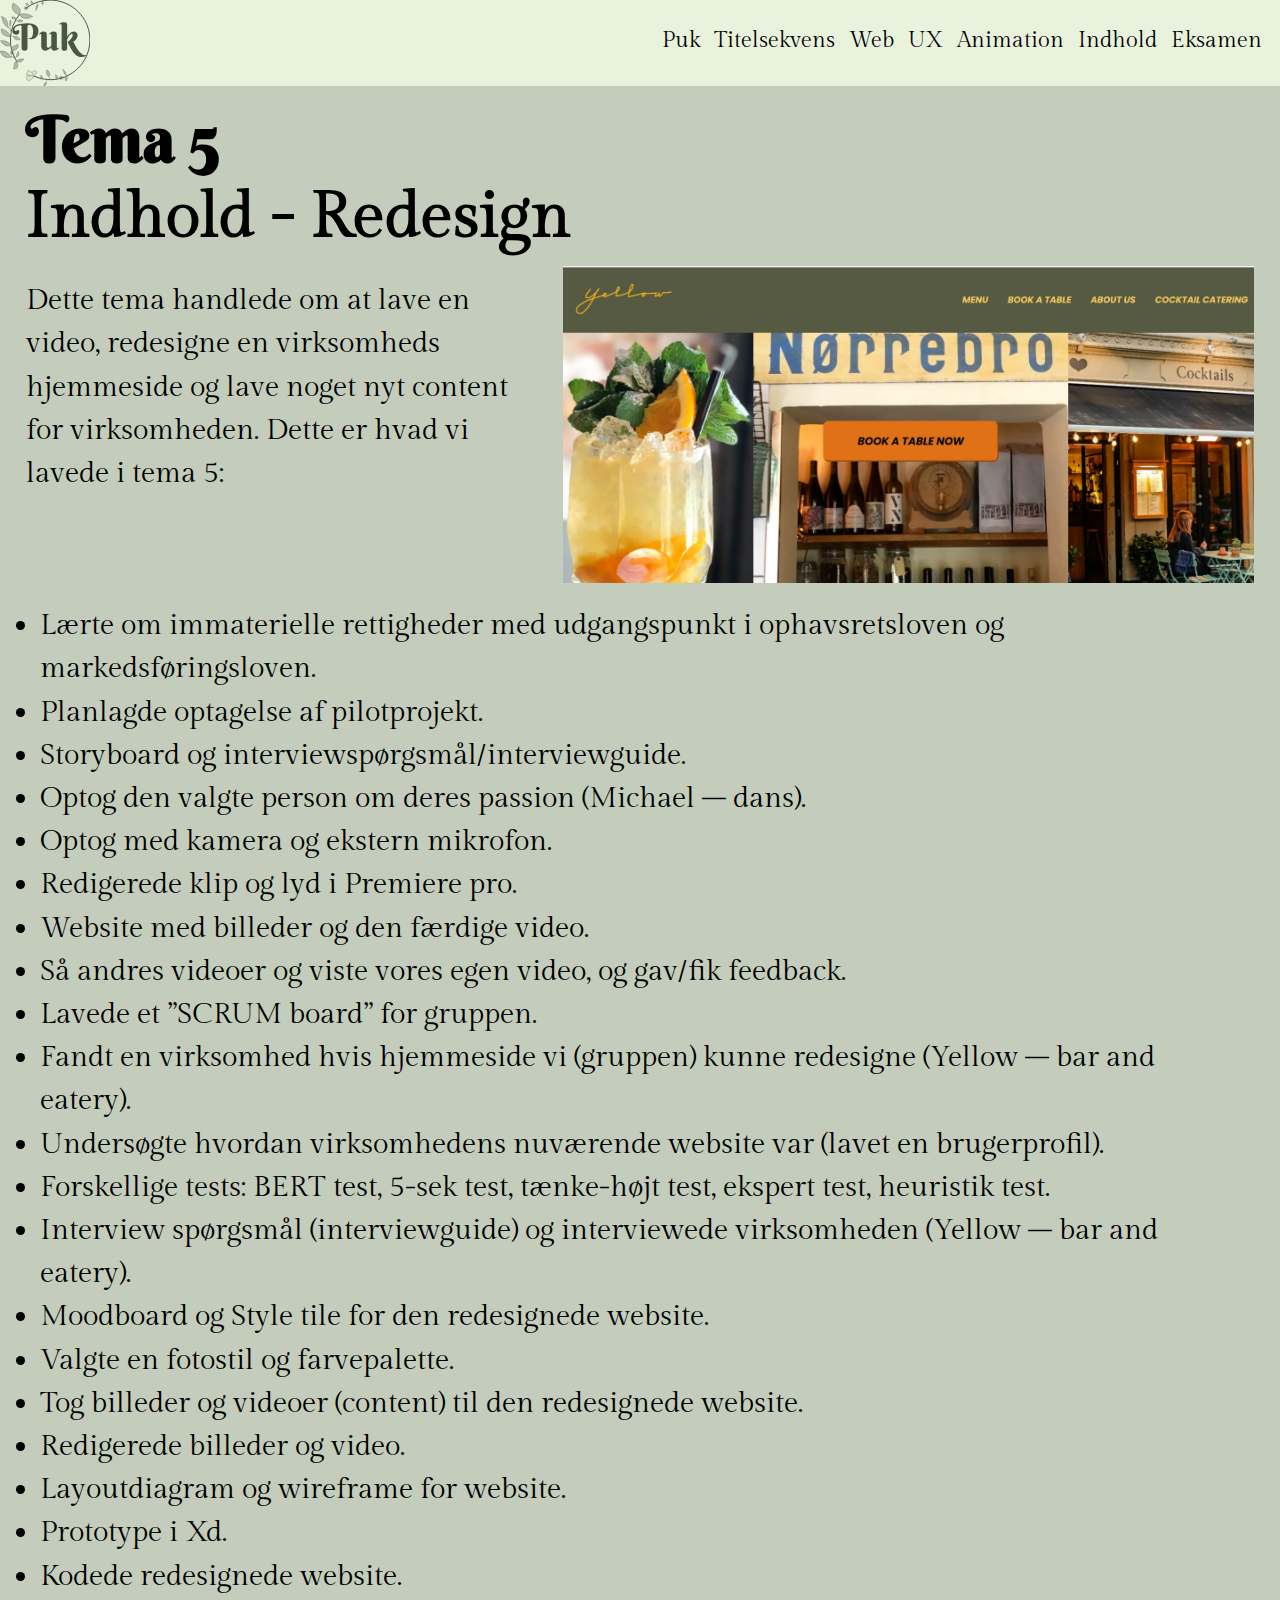
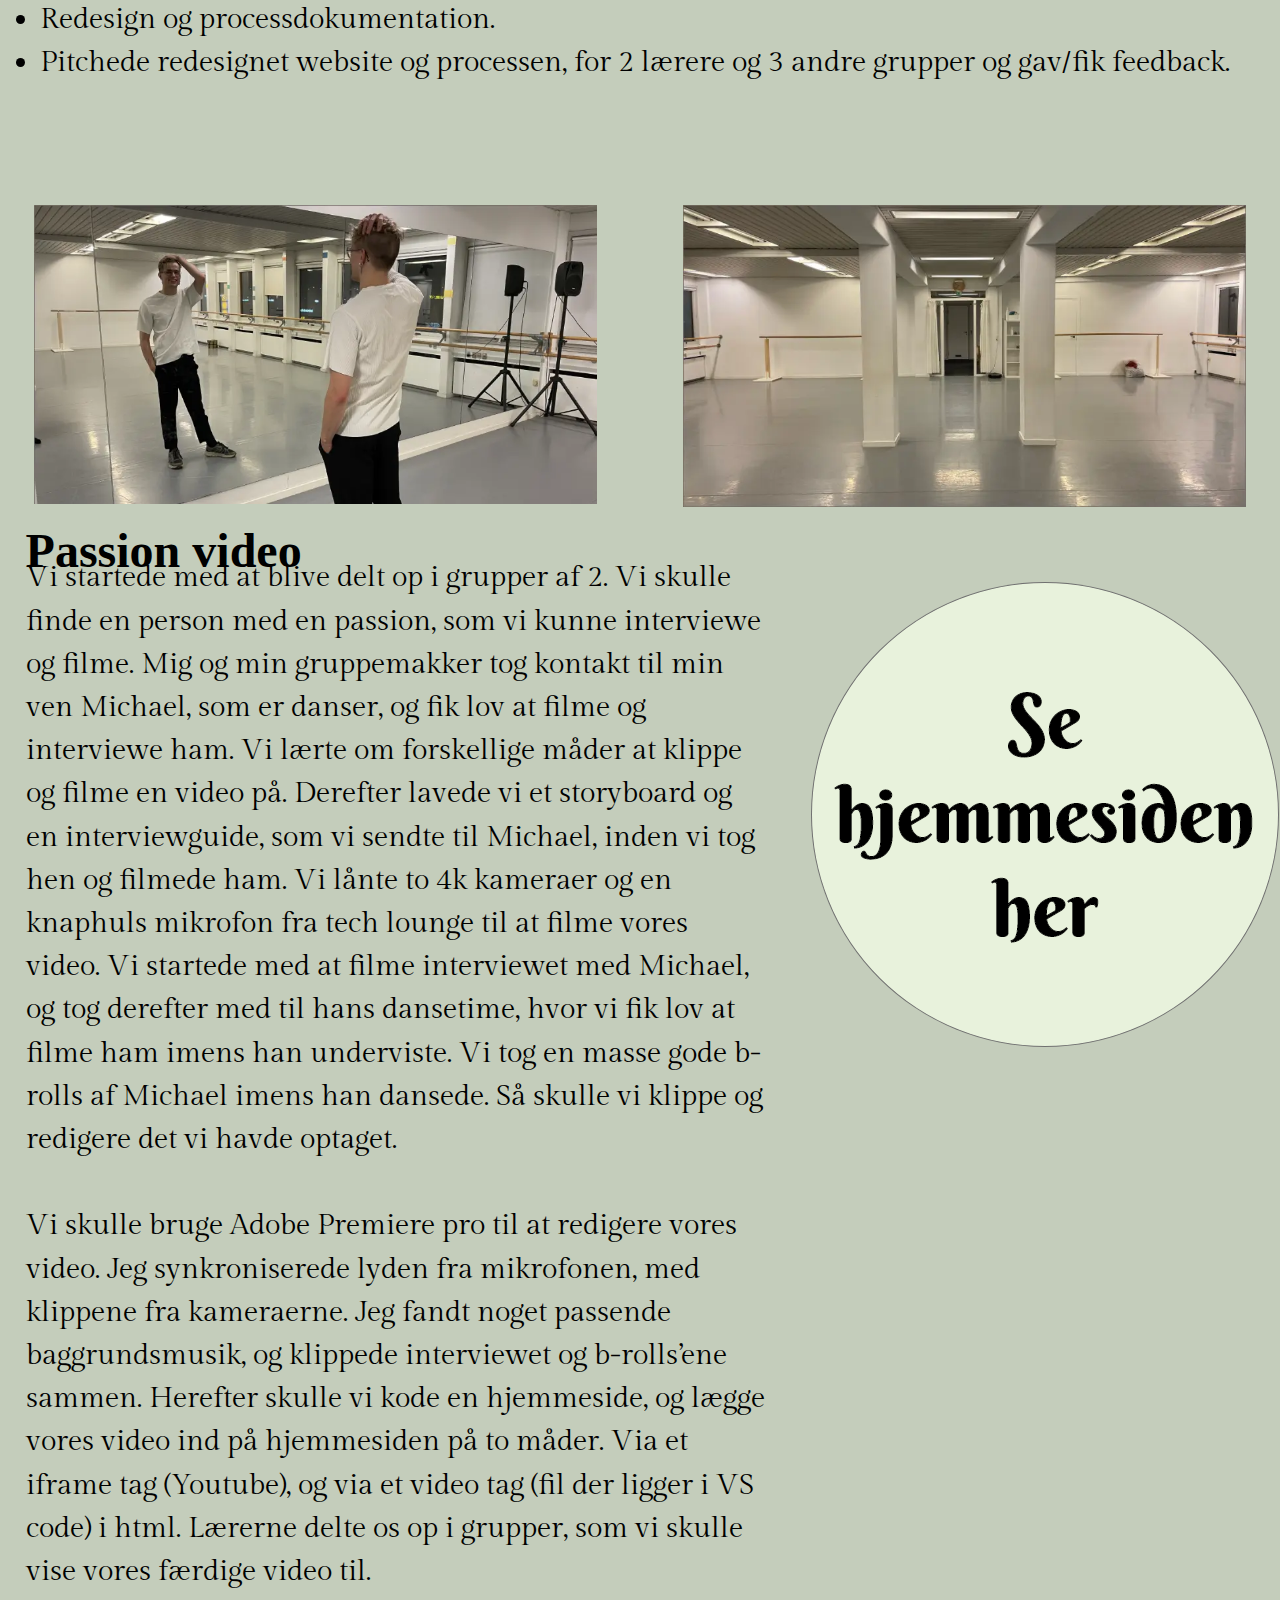
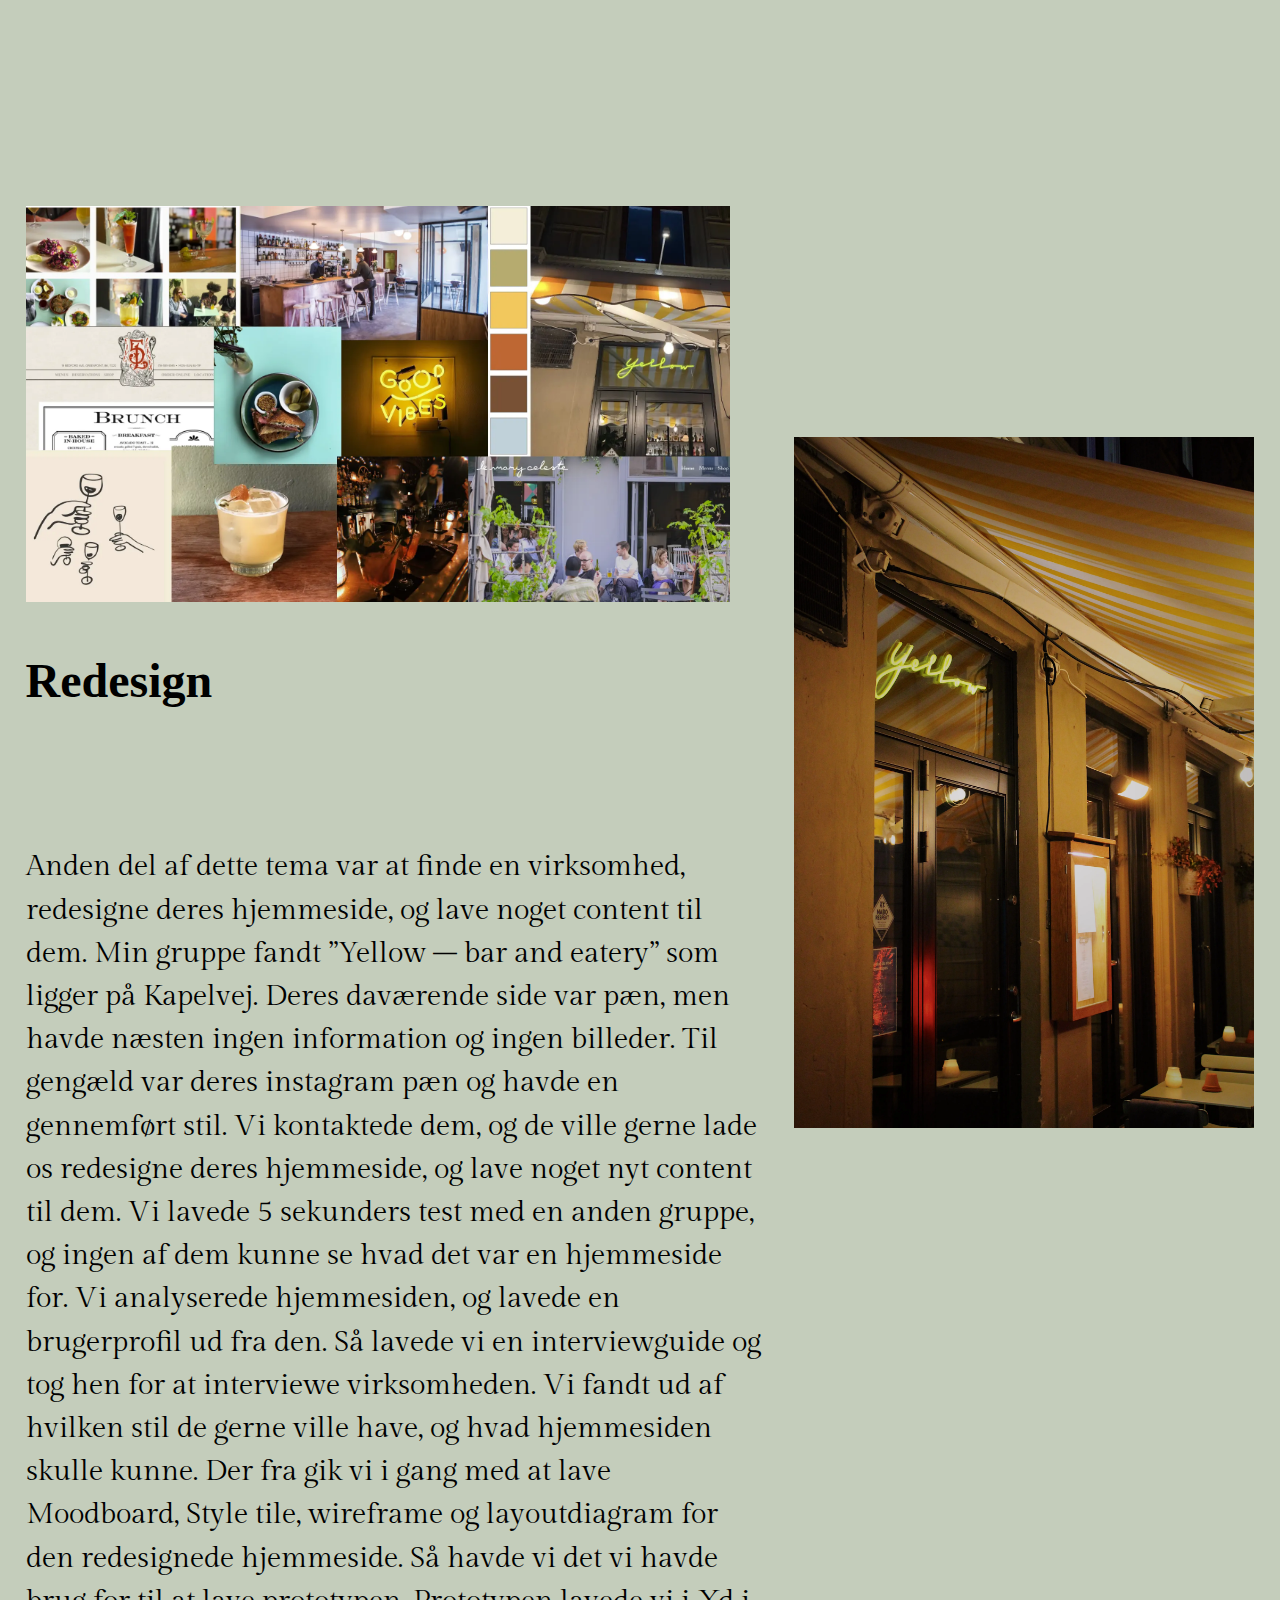
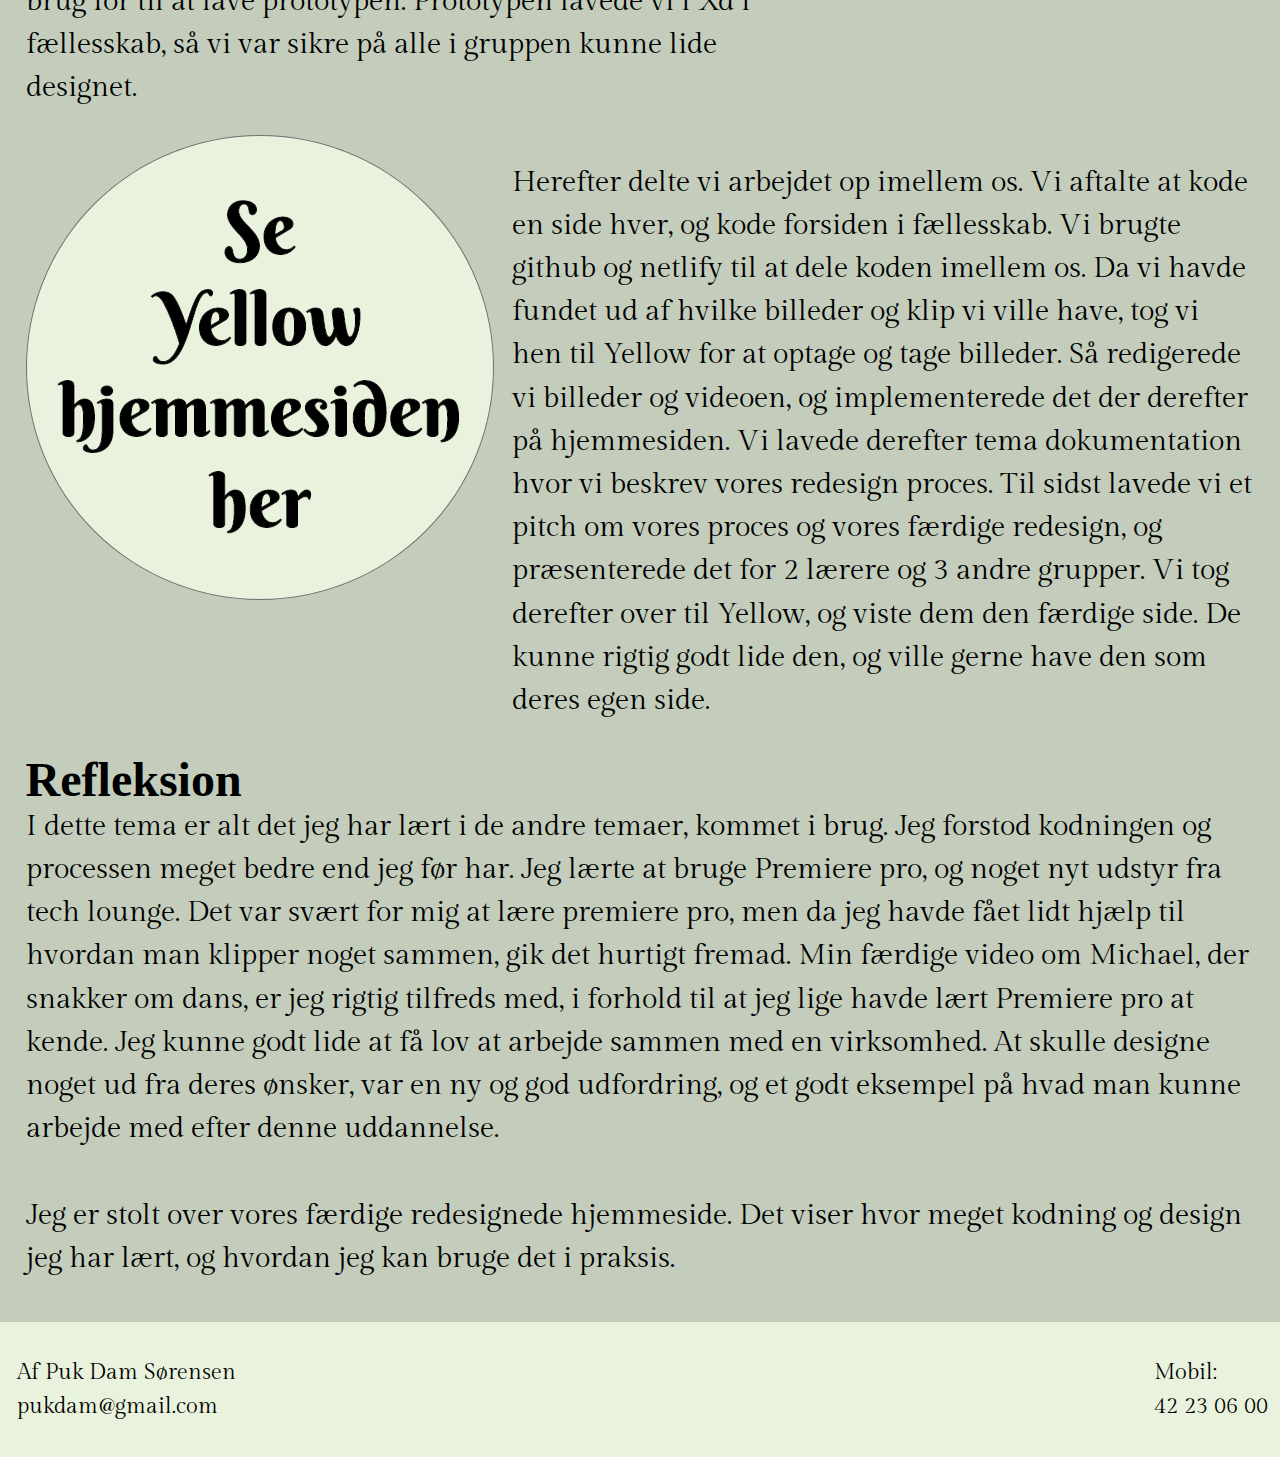
<file: Indhold.html>
<!DOCTYPE html>
<html lang="da">
  <head>
    <meta charset="UTF-8" />
    <meta http-equiv="X-UA-Compatible" content="IE=edge" />
    <meta name="viewport" content="width=device-width, initial-scale=1.0" />
    <link rel="preconnect" href="https://fonts.googleapis.com" />
    <link rel="preconnect" href="https://fonts.gstatic.com" crossorigin />
    <link
      href="https://fonts.googleapis.com/css2?family=Berkshire+Swash&family=Chicle&family=Gilda+Display&family=Molle:ital@1&family=Sorts+Mill+Goudy&display=swap"
      rel="stylesheet"
    />
    <title>Portfolioeksamen</title>
    <link rel="stylesheet" href="style.css" />
    <link rel="stylesheet" href="Indhold.css" />
  </head>

  <body>
    <header>
      <a href="index.html"
        ><img
          id="Puk_logo_img"
          src="Elementer/Puk_logo_med_farver.svg"
          alt="Puk_logo"
      /></a>
      <button class="toggle-btn">
        <img
          class="icon close"
          src="Elementer/Burger_menu_luk_med_farve_lille.svg"
          alt="Luk"
        />
        <img
          class="icon burger"
          src="Elementer/Burger_menu_med_farve_lille.svg"
          alt="Burgermenu"
        />
      </button>
      <nav id="nav_burgermenu">
        <ul>
          <li><a href="Ommig.html">Puk</a></li>
          <li><a href="Titelsekvens.html">Titelsekvens</a></li>
          <li><a href="Web.html">Web</a></li>
          <li><a href="UX.html">UX</a></li>
          <li><a href="Animation.html">Animation</a></li>
          <li><a href="Indhold.html">Indhold</a></li>
          <li><a href="Eksamen.html">Eksamen</a></li>
        </ul>
      </nav>

      <nav id="nav_desktop" class="hidden">
        <ul>
          <li><a href="Ommig.html">Puk</a></li>
          <li><a href="Titelsekvens.html">Titelsekvens</a></li>
          <li><a href="Web.html">Web</a></li>
          <li><a href="UX.html">UX</a></li>
          <li><a href="Animation.html">Animation</a></li>
          <li><a href="Indhold.html">Indhold</a></li>
          <li><a href="Eksamen.html">Eksamen</a></li>
        </ul>
      </nav>
    </header>

    <section id="Tema_5_overskrift_intro">
      <h2 class="Overskrift_1_h2">Tema 5</h2>
      <h2 class="Overskrift_2_h2">Indhold - Redesign</h2>
      <img
        src="Elementer/Webp_billeder/Yellow_website_screenshot.webp"
        alt="Indhold_billede_1"
      />
      <p>
        Dette tema handlede om at lave en video, redesigne en virksomheds
        hjemmeside og lave noget nyt content for virksomheden. Dette er hvad vi
        lavede i tema 5:
      </p>
      <ul>
        <li>
          Lærte om immaterielle rettigheder med udgangspunkt i ophavsretsloven
          og markedsføringsloven.
        </li>
        <li>Planlagde optagelse af pilotprojekt.</li>
        <li>Storyboard og interviewspørgsmål/interviewguide.</li>
        <li>Optog den valgte person om deres passion (Michael – dans).</li>
        <li>Optog med kamera og ekstern mikrofon.</li>
        <li>Redigerede klip og lyd i Premiere pro.</li>
        <li>Website med billeder og den færdige video.</li>
        <li>
          Så andres videoer og viste vores egen video, og gav/fik feedback.
        </li>
        <li>Lavede et ”SCRUM board” for gruppen.</li>
        <li>
          Fandt en virksomhed hvis hjemmeside vi (gruppen) kunne redesigne
          (Yellow – bar and eatery).
        </li>
        <li>
          Undersøgte hvordan virksomhedens nuværende website var (lavet en
          brugerprofil).
        </li>
        <li>
          Forskellige tests: BERT test, 5-sek test, tænke-højt test, ekspert
          test, heuristik test.
        </li>
        <li>
          Interview spørgsmål (interviewguide) og interviewede virksomheden
          (Yellow – bar and eatery).
        </li>
        <li>Moodboard og Style tile for den redesignede website.</li>
        <li>Valgte en fotostil og farvepalette.</li>
        <li>Tog billeder og videoer (content) til den redesignede website.</li>
        <li>Redigerede billeder og video.</li>
        <li>Layoutdiagram og wireframe for website.</li>
        <li>Prototype i Xd.</li>
        <li>Kodede redesignede website.</li>
        <li>Redesign og processdokumentation.</li>
        <li>
          Pitchede redesignet website og processen, for 2 lærere og 3 andre
          grupper og gav/fik feedback.
        </li>
      </ul>
    </section>
    <section id="afsnit_2_tema_5">
      <img
        id="afsnit_2_billede_1"
        src="Elementer/Webp_billeder/Michael_dans.webp"
        alt="Indhold_billede_2"
      />
      <img
        id="afsnit_2_billede_2"
        src="Elementer/Webp_billeder/Dansesal.webp"
        alt="Indhold_billede_3"
      />
      <h3>Passion video</h3>
      <p>
        Vi startede med at blive delt op i grupper af 2. Vi skulle finde en
        person med en passion, som vi kunne interviewe og filme. Mig og min
        gruppemakker tog kontakt til min ven Michael, som er danser, og fik lov
        at filme og interviewe ham. Vi lærte om forskellige måder at klippe og
        filme en video på. Derefter lavede vi et storyboard og en
        interviewguide, som vi sendte til Michael, inden vi tog hen og filmede
        ham. Vi lånte to 4k kameraer og en knaphuls mikrofon fra tech lounge til
        at filme vores video. Vi startede med at filme interviewet med Michael,
        og tog derefter med til hans dansetime, hvor vi fik lov at filme ham
        imens han underviste. Vi tog en masse gode b-rolls af Michael imens han
        dansede. Så skulle vi klippe og redigere det vi havde optaget. <br />
        <br />
        Vi skulle bruge Adobe Premiere pro til at redigere vores video. Jeg
        synkroniserede lyden fra mikrofonen, med klippene fra kameraerne. Jeg
        fandt noget passende baggrundsmusik, og klippede interviewet og
        b-rolls’ene sammen. Herefter skulle vi kode en hjemmeside, og lægge
        vores video ind på hjemmesiden på to måder. Via et iframe tag (Youtube),
        og via et video tag (fil der ligger i VS code) i html. Lærerne delte os
        op i grupper, som vi skulle vise vores færdige video til.
      </p>
      <a href="https://pukdam.github.io/passion-video---interview/index.html "
        ><img src="Elementer/Se_hjemmeside_knap.png" alt="Passion_video_link"
      /></a>
    </section>

    <section id="afsnit_3_tema_5">
      <img
        id="afsnit_3_billede_1"
        src="Elementer/Webp_billeder/Moodboard_Yellow.kbh.webp"
        alt="Indhold_billede_4"
      />
      <h3>Redesign</h3>
      <p id="afsnit_3_p_1">
        Anden del af dette tema var at finde en virksomhed, redesigne deres
        hjemmeside, og lave noget content til dem. Min gruppe fandt ”Yellow –
        bar and eatery” som ligger på Kapelvej. Deres daværende side var pæn,
        men havde næsten ingen information og ingen billeder. Til gengæld var
        deres instagram pæn og havde en gennemført stil. Vi kontaktede dem, og
        de ville gerne lade os redesigne deres hjemmeside, og lave noget nyt
        content til dem. Vi lavede 5 sekunders test med en anden gruppe, og
        ingen af dem kunne se hvad det var en hjemmeside for. Vi analyserede
        hjemmesiden, og lavede en brugerprofil ud fra den. Så lavede vi en
        interviewguide og tog hen for at interviewe virksomheden. Vi fandt ud af
        hvilken stil de gerne ville have, og hvad hjemmesiden skulle kunne. Der
        fra gik vi i gang med at lave Moodboard, Style tile, wireframe og
        layoutdiagram for den redesignede hjemmeside. Så havde vi det vi havde
        brug for til at lave prototypen. Prototypen lavede vi i Xd i fællesskab,
        så vi var sikre på alle i gruppen kunne lide designet.
      </p>
      <p id="afsnit_3_p_2">
        Herefter delte vi arbejdet op imellem os. Vi aftalte at kode en side
        hver, og kode forsiden i fællesskab. Vi brugte github og netlify til at
        dele koden imellem os. Da vi havde fundet ud af hvilke billeder og klip
        vi ville have, tog vi hen til Yellow for at optage og tage billeder. Så
        redigerede vi billeder og videoen, og implementerede det der derefter på
        hjemmesiden. Vi lavede derefter tema dokumentation hvor vi beskrev vores
        redesign proces. Til sidst lavede vi et pitch om vores proces og vores
        færdige redesign, og præsenterede det for 2 lærere og 3 andre grupper.
        Vi tog derefter over til Yellow, og viste dem den færdige side. De kunne
        rigtig godt lide den, og ville gerne have den som deres egen side.
      </p>
      <img
        id="afsnit_3_billede_2"
        src="Elementer/Webp_billeder/Yellow_udenfor.webp"
        alt="Indhold_billede_5"
      />

      <a href="https://pukdam.github.io/Yellow_website/index.html "
        ><img
          src="Elementer/Se_Yellow_hjemmeside.png"
          alt="Yellow_hjemmeside_knap"
      /></a>
    </section>
    <section id="Refleksion_tema_5">
      <h3>Refleksion</h3>
      <p>
        I dette tema er alt det jeg har lært i de andre temaer, kommet i brug.
        Jeg forstod kodningen og processen meget bedre end jeg før har. Jeg
        lærte at bruge Premiere pro, og noget nyt udstyr fra tech lounge. Det
        var svært for mig at lære premiere pro, men da jeg havde fået lidt hjælp
        til hvordan man klipper noget sammen, gik det hurtigt fremad. Min
        færdige video om Michael, der snakker om dans, er jeg rigtig tilfreds
        med, i forhold til at jeg lige havde lært Premiere pro at kende. Jeg
        kunne godt lide at få lov at arbejde sammen med en virksomhed. At skulle
        designe noget ud fra deres ønsker, var en ny og god udfordring, og et
        godt eksempel på hvad man kunne arbejde med efter denne uddannelse.
        <br />
        <br />
        Jeg er stolt over vores færdige redesignede hjemmeside. Det viser hvor
        meget kodning og design jeg har lært, og hvordan jeg kan bruge det i
        praksis.
      </p>
    </section>
    <footer>
      <p id="Kontakt_footer_1">
        Af Puk Dam Sørensen <br />
        pukdam@gmail.com
      </p>
      <p id="Kontakt_footer_2">
        Mobil: <br />
        42 23 06 00
      </p>
    </footer>
    <script src="Javascript.js"></script>
  </body>
</html>
</file>
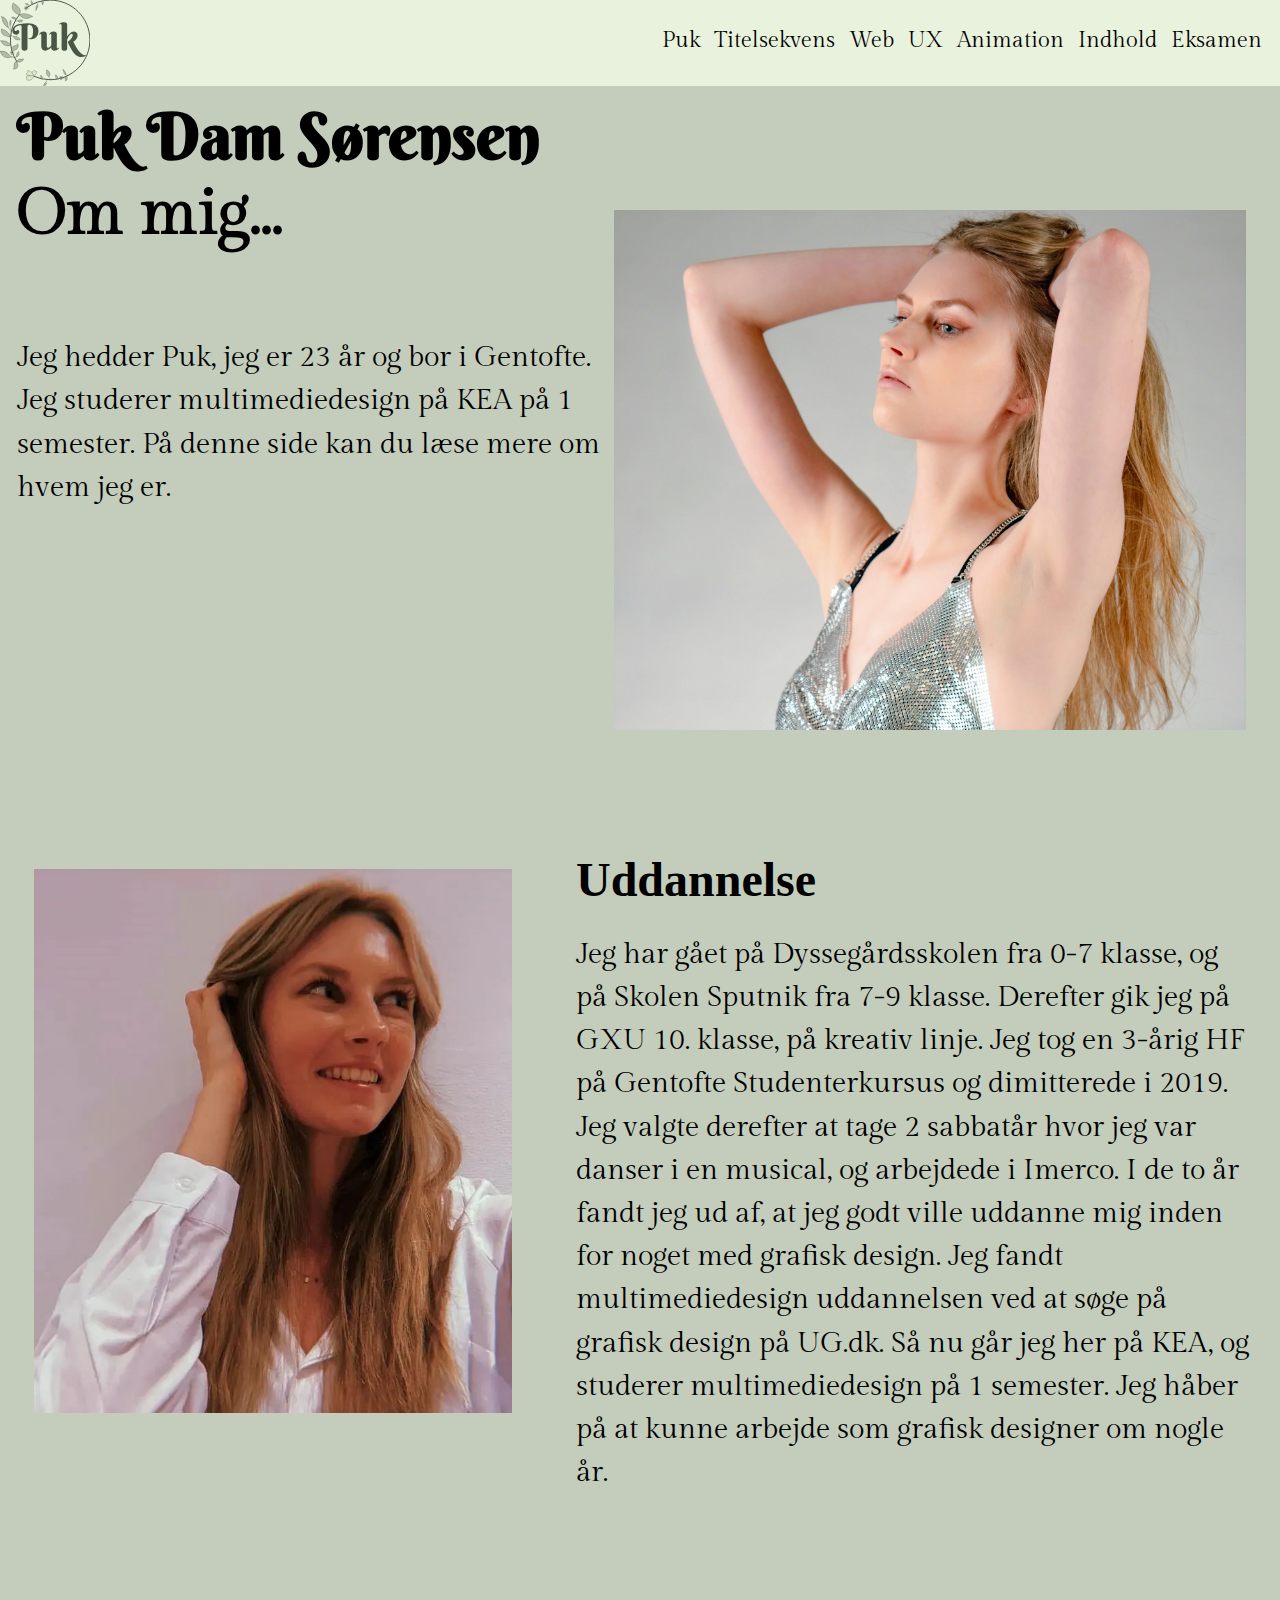
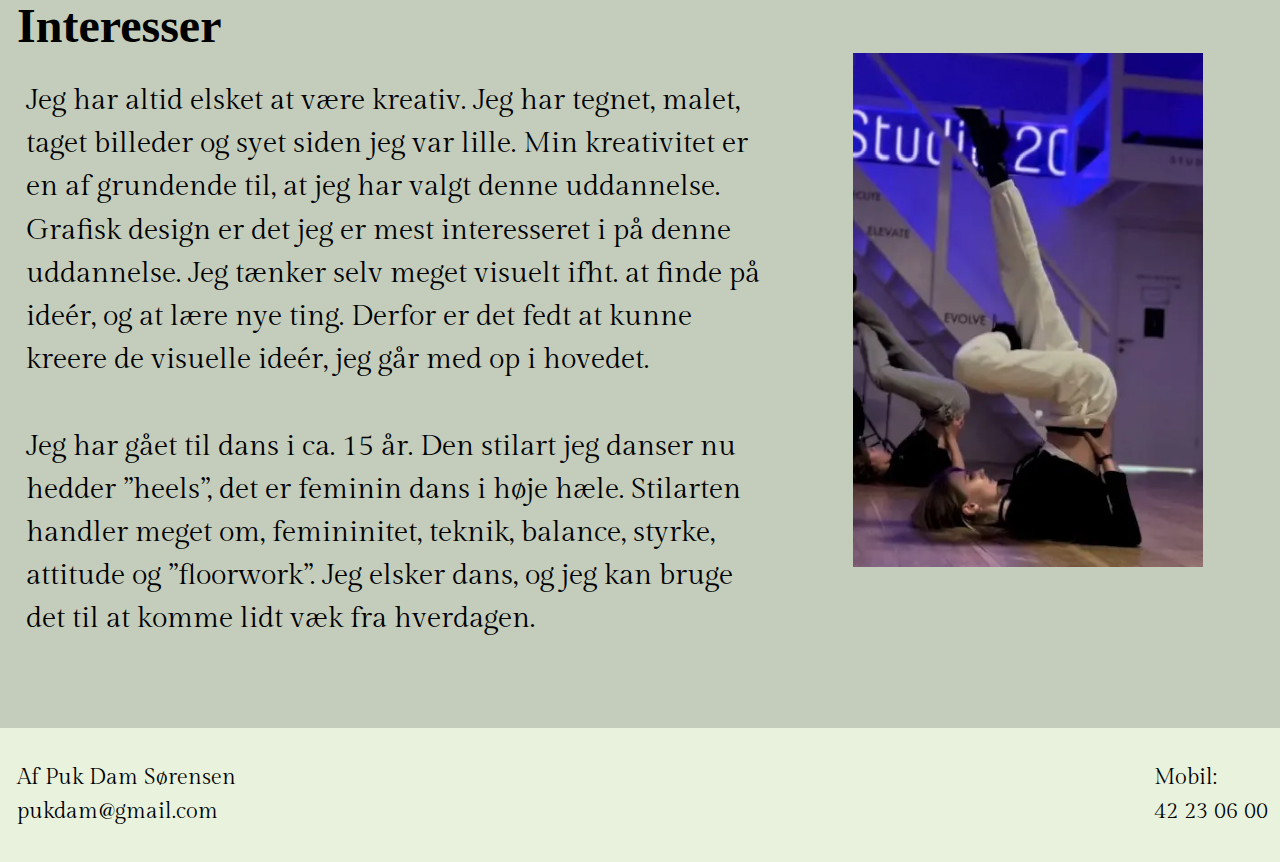
<file: Ommig.html>
<!DOCTYPE html>
<html lang="da">
  <head>
    <meta charset="UTF-8" />
    <meta http-equiv="X-UA-Compatible" content="IE=edge" />
    <meta name="viewport" content="width=device-width, initial-scale=1.0" />
    <link rel="preconnect" href="https://fonts.googleapis.com" />
    <link rel="preconnect" href="https://fonts.gstatic.com" crossorigin />
    <link
      href="https://fonts.googleapis.com/css2?family=Berkshire+Swash&family=Chicle&family=Gilda+Display&family=Molle:ital@1&family=Sorts+Mill+Goudy&display=swap"
      rel="stylesheet"
    />
    <title>Portfolioeksamen</title>
    <link rel="stylesheet" href="style.css" />
    <link rel="stylesheet" href="Ommig.css" />
  </head>

  <body>
    <header>
      <a href="index.html"
        ><img
          id="Puk_logo_img"
          src="Elementer/Puk_logo_med_farver.svg"
          alt="Puk_logo"
      /></a>
      <button class="toggle-btn">
        <img
          class="icon close"
          src="Elementer/Burger_menu_luk_med_farve_lille.svg"
          alt="Luk"
        />
        <img
          class="icon burger"
          src="Elementer/Burger_menu_med_farve_lille.svg"
          alt="Burgermenu"
        />
      </button>
      <nav id="nav_burgermenu">
        <ul>
          <li><a href="Ommig.html">Puk</a></li>
          <li><a href="Titelsekvens.html">Titelsekvens</a></li>
          <li><a href="Web.html">Web</a></li>
          <li><a href="UX.html">UX</a></li>
          <li><a href="Animation.html">Animation</a></li>
          <li><a href="Indhold.html">Indhold</a></li>
          <li><a href="Eksamen.html">Eksamen</a></li>
        </ul>
      </nav>

      <nav id="nav_desktop" class="hidden">
        <ul>
          <li><a href="Ommig.html">Puk</a></li>
          <li><a href="Titelsekvens.html">Titelsekvens</a></li>
          <li><a href="Web.html">Web</a></li>
          <li><a href="UX.html">UX</a></li>
          <li><a href="Animation.html">Animation</a></li>
          <li><a href="Indhold.html">Indhold</a></li>
          <li><a href="Eksamen.html">Eksamen</a></li>
        </ul>
      </nav>
    </header>

    <section id="Overskrift_og_1_afsnit">
      <h2 class="Overskrift_1_h2">Puk Dam Sørensen</h2>
      <h2 class="Overskrift_2_h2">Om mig...</h2>

      <p id="intro_tekst">
        Jeg hedder Puk, jeg er 23 år og bor i Gentofte. Jeg studerer
        multimediedesign på KEA på 1 semester. På denne side kan du læse mere om
        hvem jeg er.
      </p>
      <img id="Blomst_1" src="Elementer/Blomst_1.png" alt="Blomst" />
      <img
        id="Om_mig_billede_1"
        src="Elementer/Webp_billeder/Om_mig_billede_1.webp"
        alt="Ommig_1_billede"
      />
    </section>
    <section id="Uddannelse_afsnit">
      <h3>Uddannelse</h3>
      <p>
        Jeg har gået på Dyssegårdsskolen fra 0-7 klasse, og på Skolen Sputnik
        fra 7-9 klasse. Derefter gik jeg på GXU 10. klasse, på kreativ linje.
        Jeg tog en 3-årig HF på Gentofte Studenterkursus og dimitterede i 2019.
        Jeg valgte derefter at tage 2 sabbatår hvor jeg var danser i en musical,
        og arbejdede i Imerco. I de to år fandt jeg ud af, at jeg godt ville
        uddanne mig inden for noget med grafisk design. Jeg fandt
        multimediedesign uddannelsen ved at søge på grafisk design på UG.dk. Så
        nu går jeg her på KEA, og studerer multimediedesign på 1 semester. Jeg
        håber på at kunne arbejde som grafisk designer om nogle år.
      </p>
      <img
        src="Elementer/Webp_billeder/Om_mig_billede_2.webp"
        alt="Ommig_2_billede"
      />
    </section>
    <section id="Interesser_afsnit">
      <h3>Interesser</h3>
      <p>
        Jeg har altid elsket at være kreativ. Jeg har tegnet, malet, taget
        billeder og syet siden jeg var lille. Min kreativitet er en af grundende
        til, at jeg har valgt denne uddannelse. Grafisk design er det jeg er
        mest interesseret i på denne uddannelse. Jeg tænker selv meget visuelt
        ifht. at finde på ideér, og at lære nye ting. Derfor er det fedt at
        kunne kreere de visuelle ideér, jeg går med op i hovedet. <br />
        <br />
        Jeg har gået til dans i ca. 15 år. Den stilart jeg danser nu hedder
        ”heels”, det er feminin dans i høje hæle. Stilarten handler meget om,
        femininitet, teknik, balance, styrke, attitude og ”floorwork”. Jeg
        elsker dans, og jeg kan bruge det til at komme lidt væk fra hverdagen.
      </p>
      <img
        id="Danse_billede"
        src="Elementer/Webp_billeder/Dansebillede.webp"
        alt="Ommig_3_billede"
      />
      <img id="Blomst_3" src="Elementer/Blomst_3.png" alt="Blomst_3" />
    </section>
    <footer>
      <p id="Kontakt_footer_1">
        Af Puk Dam Sørensen <br />
        pukdam@gmail.com
      </p>
      <p id="Kontakt_footer_2">
        Mobil: <br />
        42 23 06 00
      </p>
    </footer>
    <script src="Javascript.js"></script>
  </body>
</html>
</file>
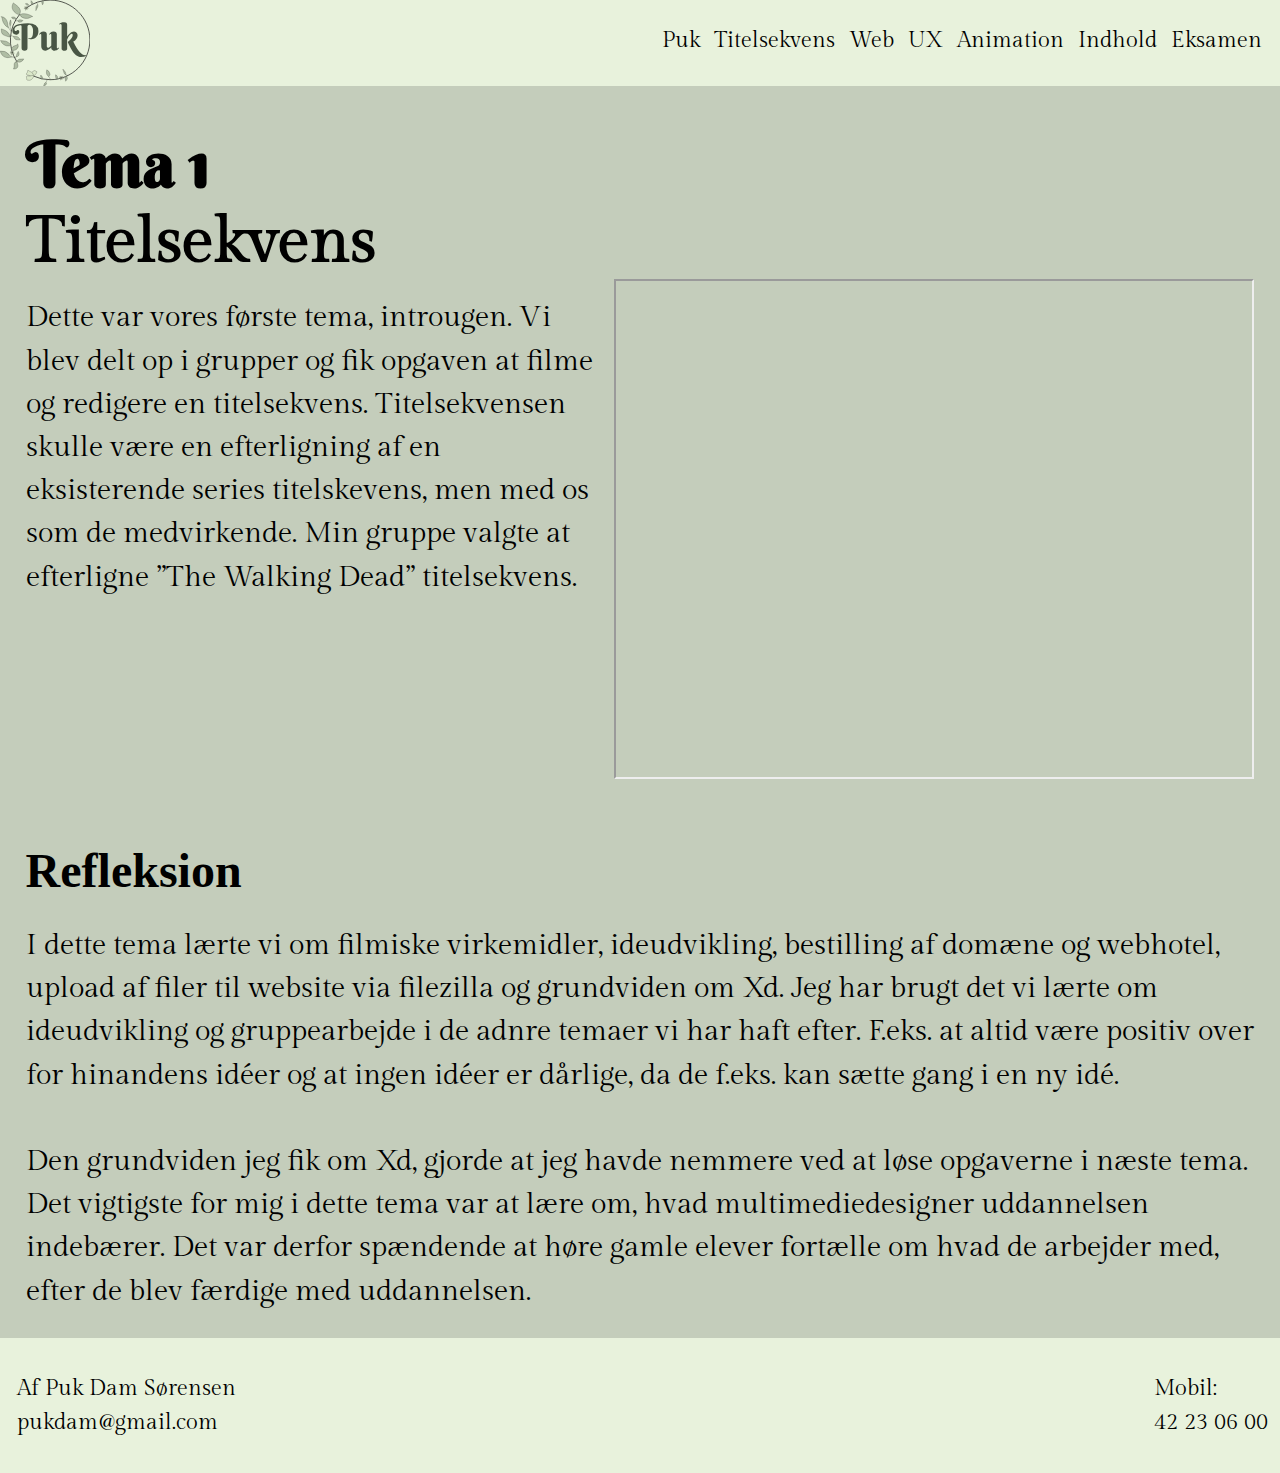
<file: Titelsekvens.html>
<!DOCTYPE html>
<html lang="da">
  <head>
    <meta charset="UTF-8" />
    <meta http-equiv="X-UA-Compatible" content="IE=edge" />
    <meta name="viewport" content="width=device-width, initial-scale=1.0" />
    <link rel="preconnect" href="https://fonts.googleapis.com" />
    <link rel="preconnect" href="https://fonts.gstatic.com" crossorigin />
    <link
      href="https://fonts.googleapis.com/css2?family=Berkshire+Swash&family=Chicle&family=Gilda+Display&family=Molle:ital@1&family=Sorts+Mill+Goudy&display=swap"
      rel="stylesheet"
    />
    <title>Portfolioeksamen</title>
    <link rel="stylesheet" href="style.css" />
    <link rel="stylesheet" href="Titelsekvens.css" />
  </head>

  <body>
    <header>
      <a href="index.html"
        ><img
          id="Puk_logo_img"
          src="Elementer/Puk_logo_med_farver.svg"
          alt="Puk_logo"
      /></a>
      <button class="toggle-btn">
        <img
          class="icon close"
          src="Elementer/Burger_menu_luk_med_farve_lille.svg"
          alt="Luk"
        />
        <img
          class="icon burger"
          src="Elementer/Burger_menu_med_farve_lille.svg"
          alt="Burgermenu"
        />
      </button>
      <nav id="nav_burgermenu">
        <ul>
          <li><a href="Ommig.html">Puk</a></li>
          <li><a href="Titelsekvens.html">Titelsekvens</a></li>
          <li><a href="Web.html">Web</a></li>
          <li><a href="UX.html">UX</a></li>
          <li><a href="Animation.html">Animation</a></li>
          <li><a href="Indhold.html">Indhold</a></li>
          <li><a href="Eksamen.html">Eksamen</a></li>
        </ul>
      </nav>

      <nav id="nav_desktop" class="hidden">
        <ul>
          <li><a href="Ommig.html">Puk</a></li>
          <li><a href="Titelsekvens.html">Titelsekvens</a></li>
          <li><a href="Web.html">Web</a></li>
          <li><a href="UX.html">UX</a></li>
          <li><a href="Animation.html">Animation</a></li>
          <li><a href="Indhold.html">Indhold</a></li>
          <li><a href="Eksamen.html">Eksamen</a></li>
        </ul>
      </nav>
    </header>

    <section id="Tema_1_overskrift_intro">
      <h2 class="Overskrift_1_h2">Tema 1</h2>
      <h2 class="Overskrift_2_h2">Titelsekvens</h2>
      <p>
        Dette var vores første tema, introugen. Vi blev delt op i grupper og fik
        opgaven at filme og redigere en titelsekvens. Titelsekvensen skulle være
        en efterligning af en eksisterende series titelskevens, men med os som
        de medvirkende. Min gruppe valgte at efterligne ”The Walking Dead”
        titelsekvens.
      </p>
      <iframe
        width="560"
        height="315"
        src="https://www.youtube.com/embed/w40NXT1knJU"
        title="YouTube video player"
        allow="accelerometer; autoplay; clipboard-write; encrypted-media; gyroscope; picture-in-picture"
        allowfullscreen
      ></iframe>
    </section>
    <section id="Refleksion_tema_1">
      <h3>Refleksion</h3>
      <p>
        I dette tema lærte vi om filmiske virkemidler, ideudvikling, bestilling
        af domæne og webhotel, upload af filer til website via filezilla og
        grundviden om Xd. Jeg har brugt det vi lærte om ideudvikling og
        gruppearbejde i de adnre temaer vi har haft efter. F.eks. at altid være
        positiv over for hinandens idéer og at ingen idéer er dårlige, da de
        f.eks. kan sætte gang i en ny idé. <br />
        <br />
        Den grundviden jeg fik om Xd, gjorde at jeg havde nemmere ved at løse
        opgaverne i næste tema. Det vigtigste for mig i dette tema var at lære
        om, hvad multimediedesigner uddannelsen indebærer. Det var derfor
        spændende at høre gamle elever fortælle om hvad de arbejder med, efter
        de blev færdige med uddannelsen.
      </p>
    </section>
    <footer>
      <p id="Kontakt_footer_1">
        Af Puk Dam Sørensen <br />
        pukdam@gmail.com
      </p>
      <p id="Kontakt_footer_2">
        Mobil: <br />
        42 23 06 00
      </p>
    </footer>
    <script src="Javascript.js"></script>
  </body>
</html>
</file>
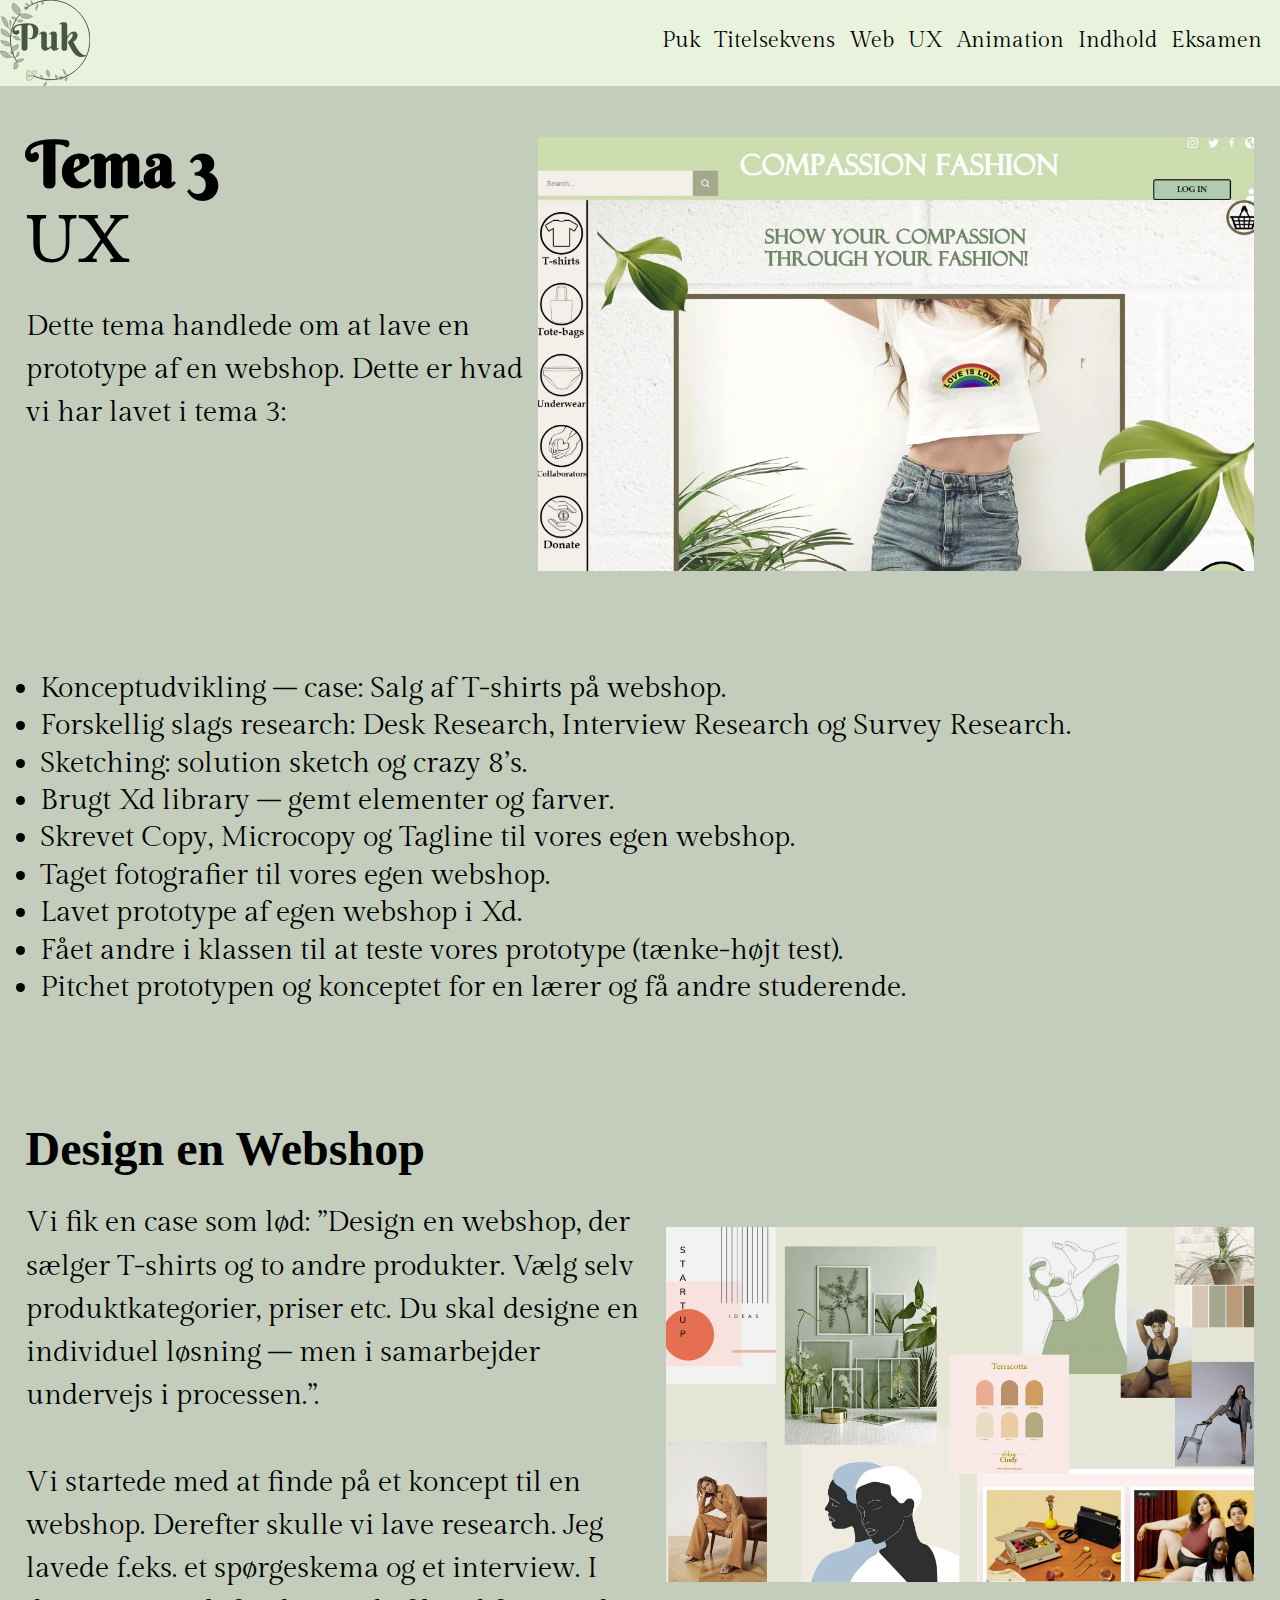
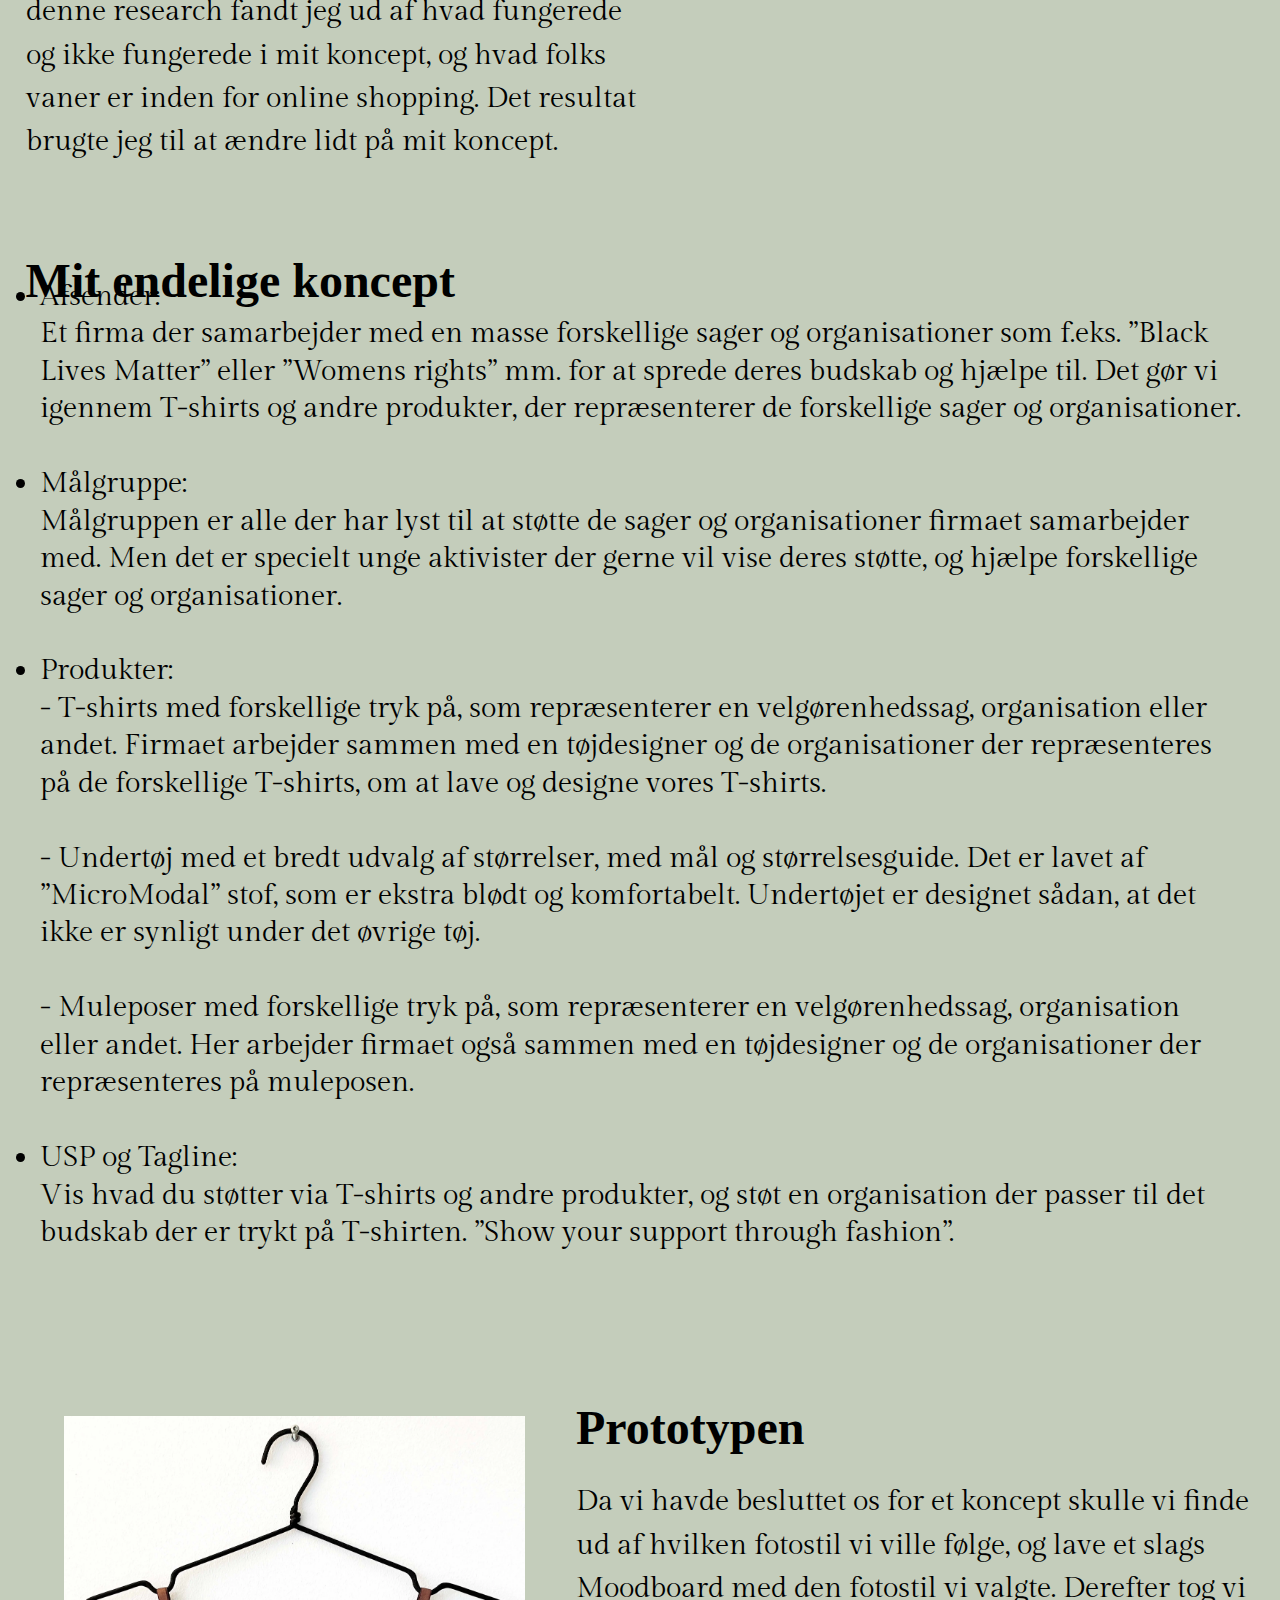
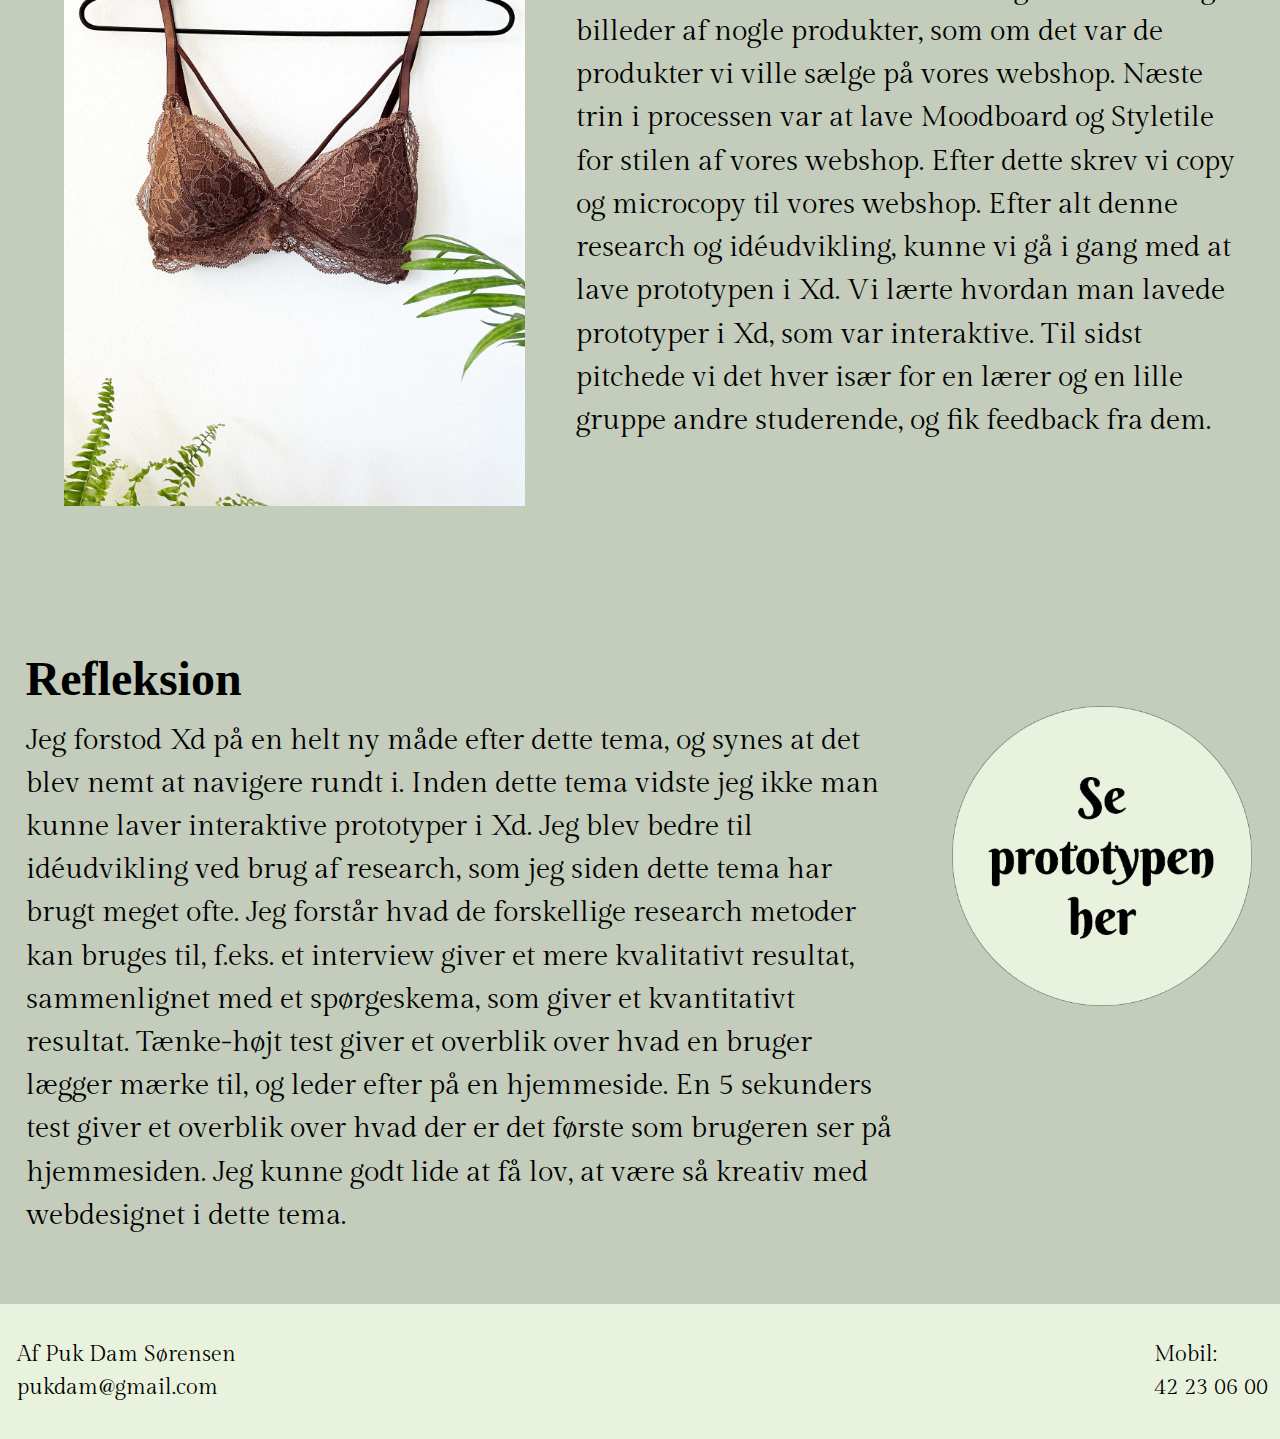
<file: UX.html>
<!DOCTYPE html>
<html lang="da">
  <head>
    <meta charset="UTF-8" />
    <meta http-equiv="X-UA-Compatible" content="IE=edge" />
    <meta name="viewport" content="width=device-width, initial-scale=1.0" />
    <link rel="preconnect" href="https://fonts.googleapis.com" />
    <link rel="preconnect" href="https://fonts.gstatic.com" crossorigin />
    <link
      href="https://fonts.googleapis.com/css2?family=Berkshire+Swash&family=Chicle&family=Gilda+Display&family=Molle:ital@1&family=Sorts+Mill+Goudy&display=swap"
      rel="stylesheet"
    />
    <title>Portfolioeksamen</title>
    <link rel="stylesheet" href="style.css" />
    <link rel="stylesheet" href="UX.css" />
  </head>

  <body>
    <header>
      <a href="index.html"
        ><img
          id="Puk_logo_img"
          src="Elementer/Puk_logo_med_farver.svg"
          alt="Puk_logo"
      /></a>
      <button class="toggle-btn">
        <img
          class="icon close"
          src="Elementer/Burger_menu_luk_med_farve_lille.svg"
          alt="Luk"
        />
        <img
          class="icon burger"
          src="Elementer/Burger_menu_med_farve_lille.svg"
          alt="Burgermenu"
        />
      </button>
      <nav id="nav_burgermenu">
        <ul>
          <li><a href="Ommig.html">Puk</a></li>
          <li><a href="Titelsekvens.html">Titelsekvens</a></li>
          <li><a href="Web.html">Web</a></li>
          <li><a href="UX.html">UX</a></li>
          <li><a href="Animation.html">Animation</a></li>
          <li><a href="Indhold.html">Indhold</a></li>
          <li><a href="Eksamen.html">Eksamen</a></li>
        </ul>
      </nav>

      <nav id="nav_desktop" class="hidden">
        <ul>
          <li><a href="Ommig.html">Puk</a></li>
          <li><a href="Titelsekvens.html">Titelsekvens</a></li>
          <li><a href="Web.html">Web</a></li>
          <li><a href="UX.html">UX</a></li>
          <li><a href="Animation.html">Animation</a></li>
          <li><a href="Indhold.html">Indhold</a></li>
          <li><a href="Eksamen.html">Eksamen</a></li>
        </ul>
      </nav>
    </header>

    <section id="Tema_3_overskrift_intro">
      <h2 class="Overskrift_1_h2">Tema 3</h2>
      <h2 class="Overskrift_2_h2">UX</h2>
      <p>
        Dette tema handlede om at lave en prototype af en webshop. Dette er hvad
        vi har lavet i tema 3: <br />
        <br />
      </p>
      <ul>
        <li>Konceptudvikling – case: Salg af T-shirts på webshop.</li>
        <li>
          Forskellig slags research: Desk Research, Interview Research og Survey
          Research.
        </li>
        <li>Sketching: solution sketch og crazy 8’s.</li>
        <li>Brugt Xd library – gemt elementer og farver.</li>
        <li>Skrevet Copy, Microcopy og Tagline til vores egen webshop.</li>
        <li>Taget fotografier til vores egen webshop.</li>
        <li>Lavet prototype af egen webshop i Xd.</li>
        <li>
          Fået andre i klassen til at teste vores prototype (tænke-højt test).
        </li>
        <li>
          Pitchet prototypen og konceptet for en lærer og få andre studerende.
        </li>
      </ul>
      <img
        src="Elementer/Webp_billeder/Webshop_screenshot.webp"
        alt="Indhold_billede_1"
      />
    </section>
    <section id="afsnit_2_tema_3">
      <h3 id="Webshop_h3">Design en Webshop</h3>
      <p>
        Vi fik en case som lød: ”Design en webshop, der sælger T-shirts og to
        andre produkter. Vælg selv produktkategorier, priser etc. Du skal
        designe en individuel løsning – men i samarbejder undervejs i
        processen.”. <br />
        <br />
        Vi startede med at finde på et koncept til en webshop. Derefter skulle
        vi lave research. Jeg lavede f.eks. et spørgeskema og et interview. I
        denne research fandt jeg ud af hvad fungerede og ikke fungerede i mit
        koncept, og hvad folks vaner er inden for online shopping. Det resultat
        brugte jeg til at ændre lidt på mit koncept.
      </p>
      <img
        src="Elementer/Webp_billeder/Moodboard_ux.webp"
        alt="Indhold_billede_2"
      />
      <h3 id="Koncept_h3">Mit endelige koncept</h3>
      <ul>
        <li>
          Afsender: <br />
          Et firma der samarbejder med en masse forskellige sager og
          organisationer som f.eks. ”Black Lives Matter” eller ”Womens rights”
          mm. for at sprede deres budskab og hjælpe til. Det gør vi igennem
          T-shirts og andre produkter, der repræsenterer de forskellige sager og
          organisationer.
          <br />
          <br />
        </li>
        <li>
          Målgruppe: <br />
          Målgruppen er alle der har lyst til at støtte de sager og
          organisationer firmaet samarbejder med. Men det er specielt unge
          aktivister der gerne vil vise deres støtte, og hjælpe forskellige
          sager og organisationer.
          <br />
          <br />
        </li>
        <li>
          Produkter: <br />
          - T-shirts med forskellige tryk på, som repræsenterer en
          velgørenhedssag, organisation eller andet. Firmaet arbejder sammen med
          en tøjdesigner og de organisationer der repræsenteres på de
          forskellige T-shirts, om at lave og designe vores T-shirts. <br />
          <br />
          - Undertøj med et bredt udvalg af størrelser, med mål og
          størrelsesguide. Det er lavet af ”MicroModal” stof, som er ekstra
          blødt og komfortabelt. Undertøjet er designet sådan, at det ikke er
          synligt under det øvrige tøj. <br />
          <br />
          - Muleposer med forskellige tryk på, som repræsenterer en
          velgørenhedssag, organisation eller andet. Her arbejder firmaet også
          sammen med en tøjdesigner og de organisationer der repræsenteres på
          muleposen. <br />
          <br />
        </li>
        <li>
          USP og Tagline: <br />
          Vis hvad du støtter via T-shirts og andre produkter, og støt en
          organisation der passer til det budskab der er trykt på T-shirten.
          ”Show your support through fashion”.
        </li>
      </ul>
    </section>
    <section id="afsnit_3_tema_3">
      <h3 id="Prototypen_h3">Prototypen</h3>
      <p>
        Da vi havde besluttet os for et koncept skulle vi finde ud af hvilken
        fotostil vi ville følge, og lave et slags Moodboard med den fotostil vi
        valgte. Derefter tog vi billeder af nogle produkter, som om det var de
        produkter vi ville sælge på vores webshop. Næste trin i processen var at
        lave Moodboard og Styletile for stilen af vores webshop. Efter dette
        skrev vi copy og microcopy til vores webshop. Efter alt denne research
        og idéudvikling, kunne vi gå i gang med at lave prototypen i Xd. Vi
        lærte hvordan man lavede prototyper i Xd, som var interaktive. Til sidst
        pitchede vi det hver især for en lærer og en lille gruppe andre
        studerende, og fik feedback fra dem.
      </p>
      <img
        src="Elementer/Webp_billeder/Brun_blonde_BH_redigeret.webp"
        alt="Indhold_billede_3"
      />
    </section>

    <section id="Refleksion_tema_3">
      <a
        href="https://xd.adobe.com/view/429a1aac-d603-4024-8d7b-7162fe05e990-17c9/"
        ><img src="Elementer/Prototype_knap.png" alt="Prototype"
      /></a>
      <h3>Refleksion</h3>
      <p>
        Jeg forstod Xd på en helt ny måde efter dette tema, og synes at det blev
        nemt at navigere rundt i. Inden dette tema vidste jeg ikke man kunne
        laver interaktive prototyper i Xd. Jeg blev bedre til idéudvikling ved
        brug af research, som jeg siden dette tema har brugt meget ofte. Jeg
        forstår hvad de forskellige research metoder kan bruges til, f.eks. et
        interview giver et mere kvalitativt resultat, sammenlignet med et
        spørgeskema, som giver et kvantitativt resultat. Tænke-højt test giver
        et overblik over hvad en bruger lægger mærke til, og leder efter på en
        hjemmeside. En 5 sekunders test giver et overblik over hvad der er det
        første som brugeren ser på hjemmesiden. Jeg kunne godt lide at få lov,
        at være så kreativ med webdesignet i dette tema.
      </p>
    </section>
    <footer>
      <p id="Kontakt_footer_1">
        Af Puk Dam Sørensen <br />
        pukdam@gmail.com
      </p>
      <p id="Kontakt_footer_2">
        Mobil: <br />
        42 23 06 00
      </p>
    </footer>
    <script src="Javascript.js"></script>
  </body>
</html>
</file>
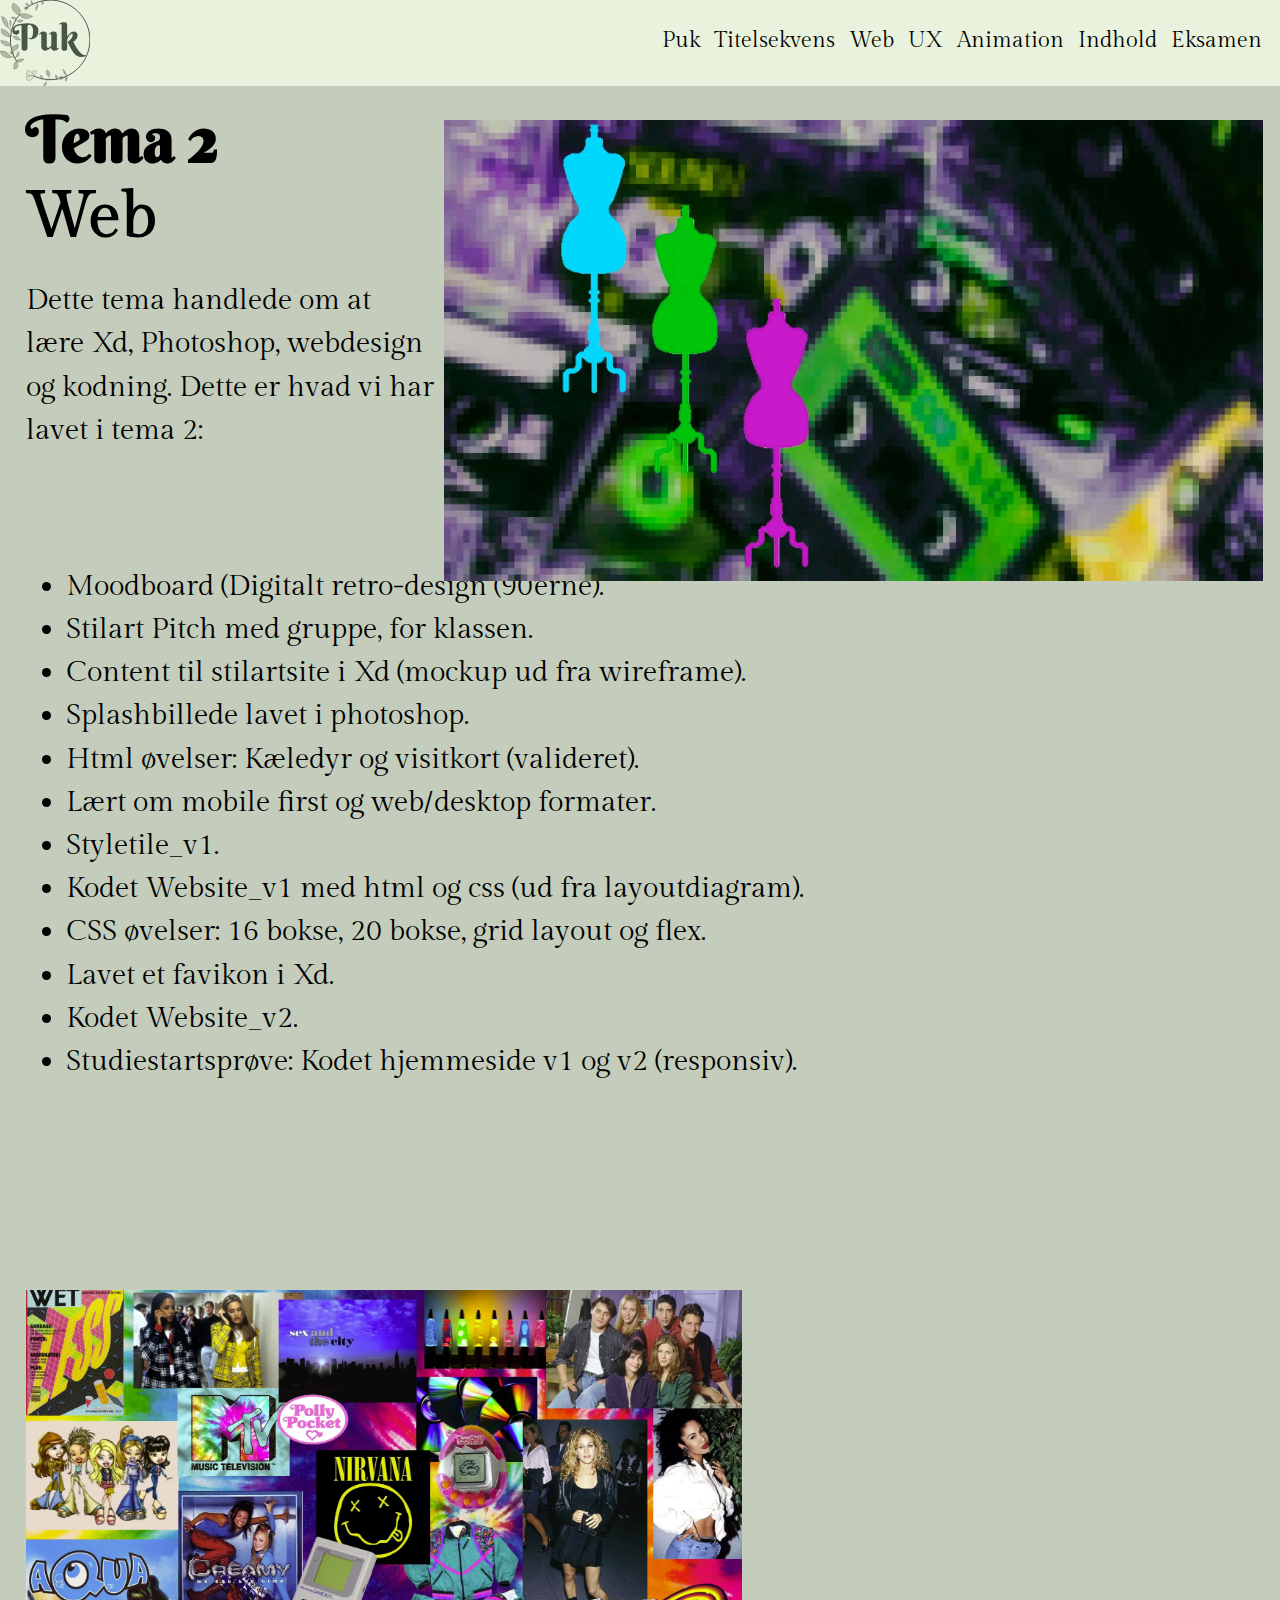
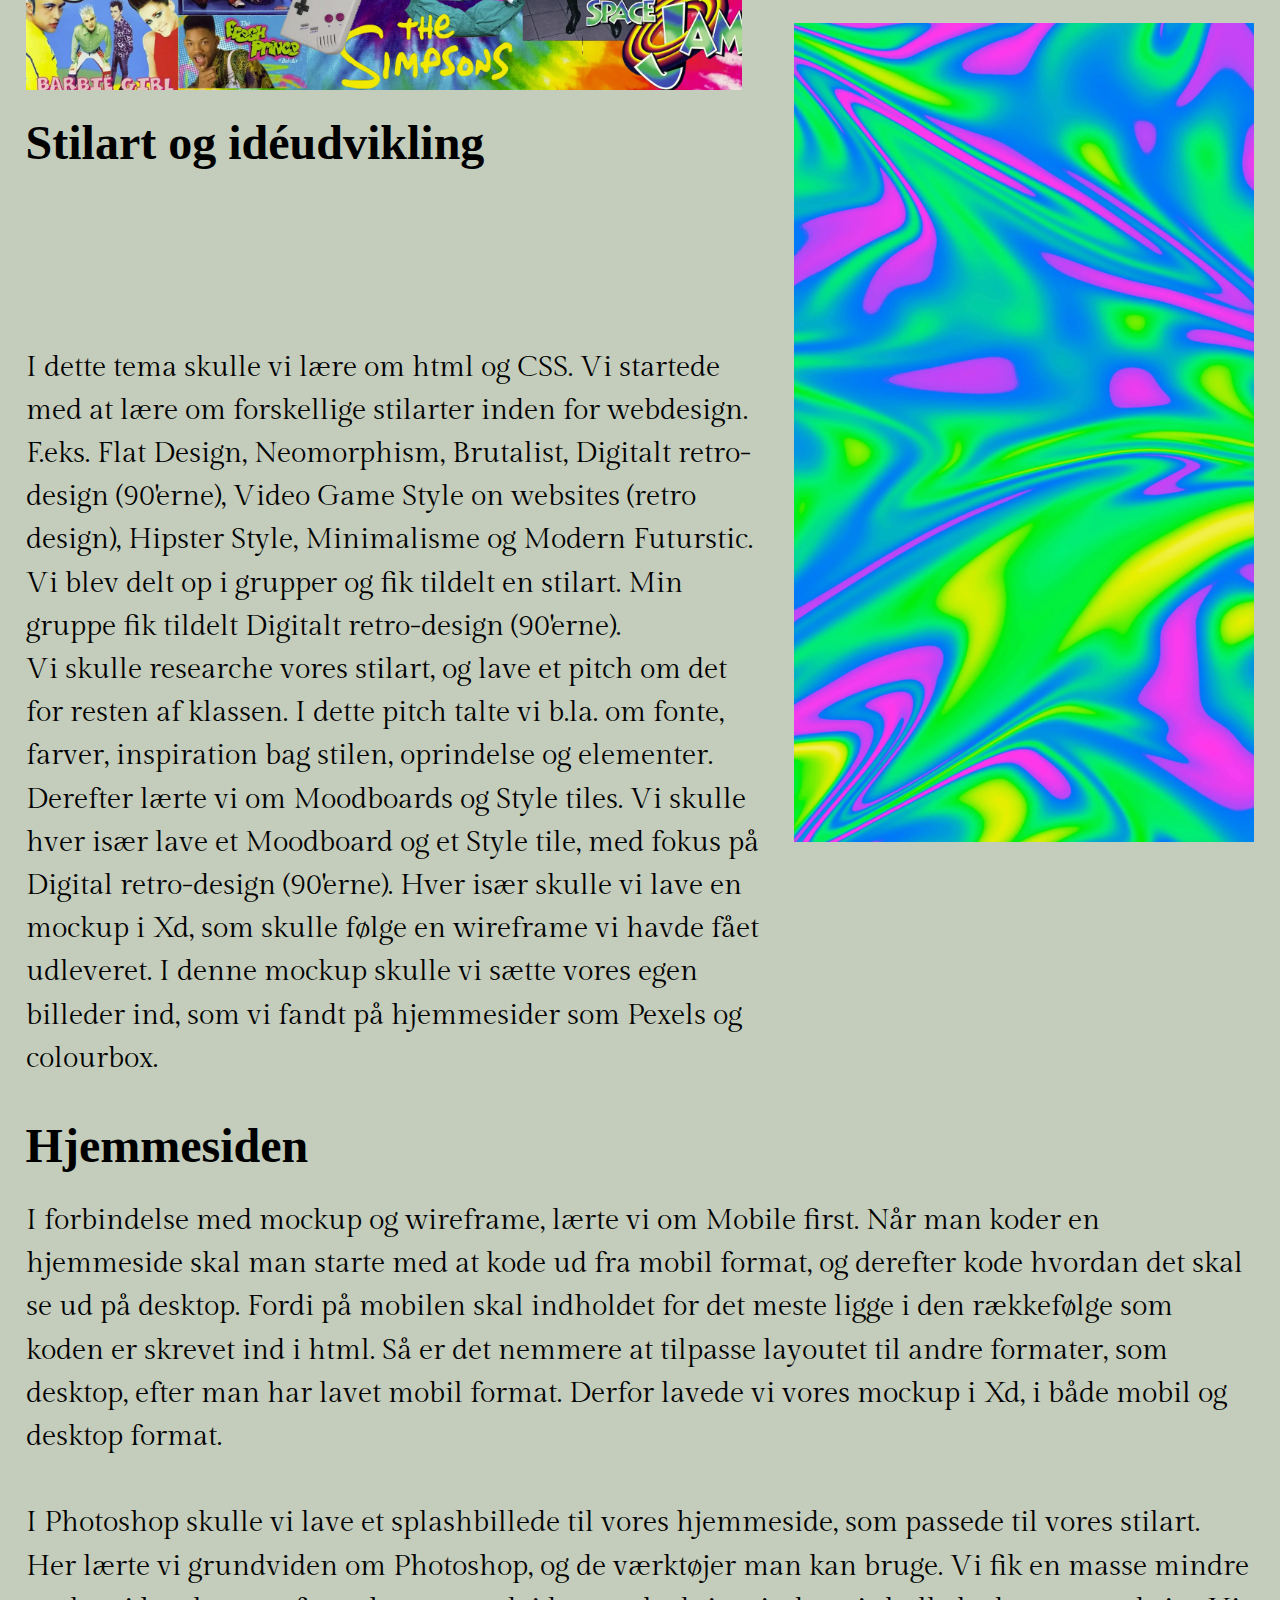
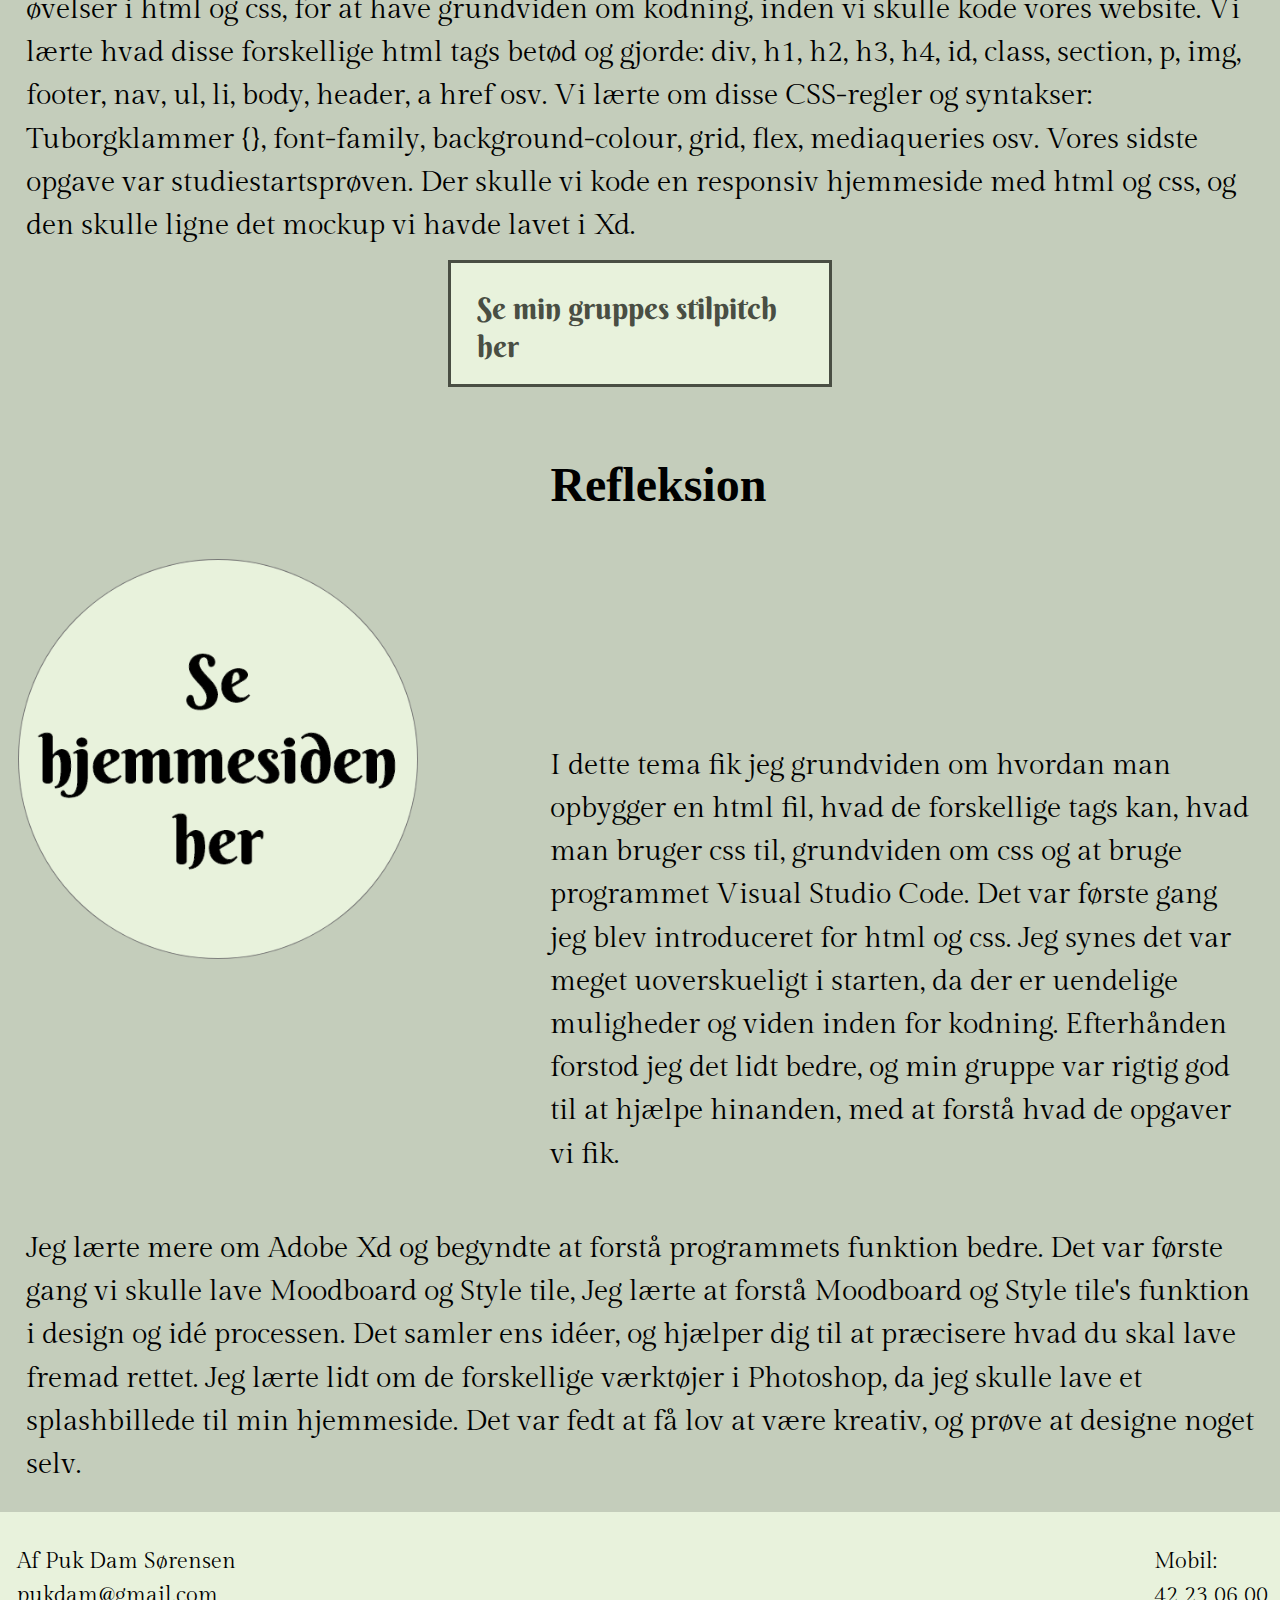
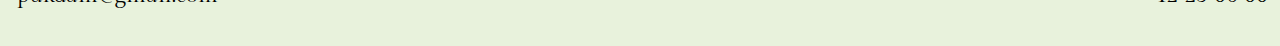
<file: Web.html>
<!DOCTYPE html>
<html lang="da">
  <head>
    <meta charset="UTF-8" />
    <meta http-equiv="X-UA-Compatible" content="IE=edge" />
    <meta name="viewport" content="width=device-width, initial-scale=1.0" />
    <link rel="preconnect" href="https://fonts.googleapis.com" />
    <link rel="preconnect" href="https://fonts.gstatic.com" crossorigin />
    <link
      href="https://fonts.googleapis.com/css2?family=Berkshire+Swash&family=Chicle&family=Gilda+Display&family=Molle:ital@1&family=Sorts+Mill+Goudy&display=swap"
      rel="stylesheet"
    />
    <title>Portfolioeksamen</title>
    <link rel="stylesheet" href="style.css" />
    <link rel="stylesheet" href="Web.css" />
  </head>

  <body>
    <header>
      <a href="index.html"
        ><img
          id="Puk_logo_img"
          src="Elementer/Puk_logo_med_farver.svg"
          alt="Puk_logo"
      /></a>
      <button class="toggle-btn">
        <img
          class="icon close"
          src="Elementer/Burger_menu_luk_med_farve_lille.svg"
          alt="Luk"
        />
        <img
          class="icon burger"
          src="Elementer/Burger_menu_med_farve_lille.svg"
          alt="Burgermenu"
        />
      </button>
      <nav id="nav_burgermenu">
        <ul>
          <li><a href="Ommig.html">Puk</a></li>
          <li><a href="Titelsekvens.html">Titelsekvens</a></li>
          <li><a href="Web.html">Web</a></li>
          <li><a href="UX.html">UX</a></li>
          <li><a href="Animation.html">Animation</a></li>
          <li><a href="Indhold.html">Indhold</a></li>
          <li><a href="Eksamen.html">Eksamen</a></li>
        </ul>
      </nav>

      <nav id="nav_desktop" class="hidden">
        <ul>
          <li><a href="Ommig.html">Puk</a></li>
          <li><a href="Titelsekvens.html">Titelsekvens</a></li>
          <li><a href="Web.html">Web</a></li>
          <li><a href="UX.html">UX</a></li>
          <li><a href="Animation.html">Animation</a></li>
          <li><a href="Indhold.html">Indhold</a></li>
          <li><a href="Eksamen.html">Eksamen</a></li>
        </ul>
      </nav>
    </header>

    <section id="afsnit_1_tema_2">
      <h2 class="Overskrift_1_h2">Tema 2</h2>
      <h2 class="Overskrift_2_h2">Web</h2>
      <p>
        Dette tema handlede om at lære Xd, Photoshop, webdesign og kodning.
        Dette er hvad vi har lavet i tema 2:
      </p>
      <ul>
        <li>Moodboard (Digitalt retro-design (90'erne).</li>
        <li>Stilart Pitch med gruppe, for klassen.</li>
        <li>Content til stilartsite i Xd (mockup ud fra wireframe).</li>
        <li>Splashbillede lavet i photoshop.</li>
        <li>Html øvelser: Kæledyr og visitkort (valideret).</li>
        <li>Lært om mobile first og web/desktop formater.</li>
        <li>Styletile_v1.</li>
        <li>Kodet Website_v1 med html og css (ud fra layoutdiagram).</li>
        <li>CSS øvelser: 16 bokse, 20 bokse, grid layout og flex.</li>
        <li>Lavet et favikon i Xd.</li>
        <li>Kodet Website_v2.</li>
        <li>Studiestartsprøve: Kodet hjemmeside v1 og v2 (responsiv).</li>
      </ul>
      <img
        src="Elementer/Webp_billeder/puk_dam_soerensen_splashbillede.webp"
        alt="1_billede_Web"
      />
    </section>
    <section id="afsnit_2_tema_2">
      <img
        id="afsnit_2_billede_1"
        src="Elementer/Webp_billeder/Moodboard_90er_web.webp"
        alt="2_billede_Web"
      />
      <h3 id="Stilart_h3">Stilart og idéudvikling</h3>
      <p id="afsnit_2_p_1">
        I dette tema skulle vi lære om html og CSS. Vi startede med at lære om
        forskellige stilarter inden for webdesign. F.eks. Flat Design,
        Neomorphism, Brutalist, Digitalt retro-design (90'erne), Video Game
        Style on websites (retro design), Hipster Style, Minimalisme og Modern
        Futurstic. Vi blev delt op i grupper og fik tildelt en stilart. Min
        gruppe fik tildelt Digitalt retro-design (90'erne).
      </p>

      <p id="afsnit_2_p_2">
        Vi skulle researche vores stilart, og lave et pitch om det for resten af
        klassen. I dette pitch talte vi b.la. om fonte, farver, inspiration bag
        stilen, oprindelse og elementer. Derefter lærte vi om Moodboards og
        Style tiles. Vi skulle hver især lave et Moodboard og et Style tile, med
        fokus på Digital retro-design (90'erne). Hver især skulle vi lave en
        mockup i Xd, som skulle følge en wireframe vi havde fået udleveret. I
        denne mockup skulle vi sætte vores egen billeder ind, som vi fandt på
        hjemmesider som Pexels og colourbox.
      </p>
      <a
        id="Pitch_knap"
        href="https://docs.google.com/presentation/d/1iv6gUBcnE4gYpltwhzW_1Pg3sPv0Iz0Ws_maGEacFpg/edit#slide=id.p"
        >Se min gruppes stilpitch her</a
      >
      <img
        id="afsnit_2_billede_2"
        src="Elementer/Webp_billeder/90's_baggrund.webp"
        alt="3_billede_Web"
      />
      <h3 id="Hjemmesiden_h3">Hjemmesiden</h3>
      <p id="afsnit_2_p_3">
        I forbindelse med mockup og wireframe, lærte vi om Mobile first. Når man
        koder en hjemmeside skal man starte med at kode ud fra mobil format, og
        derefter kode hvordan det skal se ud på desktop. Fordi på mobilen skal
        indholdet for det meste ligge i den rækkefølge som koden er skrevet ind
        i html. Så er det nemmere at tilpasse layoutet til andre formater, som
        desktop, efter man har lavet mobil format. Derfor lavede vi vores mockup
        i Xd, i både mobil og desktop format. <br />
        <br />
        I Photoshop skulle vi lave et splashbillede til vores hjemmeside, som
        passede til vores stilart. Her lærte vi grundviden om Photoshop, og de
        værktøjer man kan bruge. Vi fik en masse mindre øvelser i html og css,
        for at have grundviden om kodning, inden vi skulle kode vores website.
        Vi lærte hvad disse forskellige html tags betød og gjorde: div, h1, h2,
        h3, h4, id, class, section, p, img, footer, nav, ul, li, body, header, a
        href osv. Vi lærte om disse CSS-regler og syntakser: Tuborgklammer {},
        font-family, background-colour, grid, flex, mediaqueries osv. Vores
        sidste opgave var studiestartsprøven. Der skulle vi kode en responsiv
        hjemmeside med html og css, og den skulle ligne det mockup vi havde
        lavet i Xd.
      </p>
    </section>
    <section id="Refleksion_tema_2">
      <a
        id="Hjemmeside_knap"
        href="http://pukds.dk/kea/02_web/02_html/04_responsive/responsive_site_v2/index.html"
        ><img src="Elementer/Se_hjemmeside_knap.png" alt="Link_til_hjemmeside"
      /></a>

      <h3>Refleksion</h3>
      <p id="Refleksion_p_1">
        I dette tema fik jeg grundviden om hvordan man opbygger en html fil,
        hvad de forskellige tags kan, hvad man bruger css til, grundviden om css
        og at bruge programmet Visual Studio Code. Det var første gang jeg blev
        introduceret for html og css. Jeg synes det var meget uoverskueligt i
        starten, da der er uendelige muligheder og viden inden for kodning.
        Efterhånden forstod jeg det lidt bedre, og min gruppe var rigtig god til
        at hjælpe hinanden, med at forstå hvad de opgaver vi fik.
      </p>
      <p id="Refleksion_p_2">
        Jeg lærte mere om Adobe Xd og begyndte at forstå programmets funktion
        bedre. Det var første gang vi skulle lave Moodboard og Style tile, Jeg
        lærte at forstå Moodboard og Style tile's funktion i design og idé
        processen. Det samler ens idéer, og hjælper dig til at præcisere hvad du
        skal lave fremad rettet. Jeg lærte lidt om de forskellige værktøjer i
        Photoshop, da jeg skulle lave et splashbillede til min hjemmeside. Det
        var fedt at få lov at være kreativ, og prøve at designe noget selv.
      </p>
    </section>
    <footer>
      <p id="Kontakt_footer_1">
        Af Puk Dam Sørensen <br />
        pukdam@gmail.com
      </p>
      <p id="Kontakt_footer_2">
        Mobil: <br />
        42 23 06 00
      </p>
    </footer>
    <script src="Javascript.js"></script>
  </body>
</html>
</file>
<file: style.css>
/*Fælles css*/
* {
  margin: 0;
  box-sizing: border-box;
}

.hidden {
  display: none;
}

body {
  background-color: #c4cdbb;
  overflow-x: hidden;
}

p {
  font-family: "Gilda Display", serif;
  line-height: 150%;
}

/* burgermenu */
.toggle-btn {
  display: none;
}

.Overskrift_1_h2 {
  font-family: "Berkshire Swash", cursive;
}

.Overskrift_2_h2 {
  font-family: "Gilda Display", serif;
}

nav li a:hover {
  font-weight: bolder;
}

/*Forsiden*/

@media (max-width: 600px) {
  /*Burger menu*/
  .toggle-btn {
    background: transparent;
    border: none;
    display: block;
    height: 80px;
    cursor: pointer;
  }

  header {
    background: #e8f2dc;
    display: flex;
    flex-flow: wrap;
    justify-content: space-between;
    align-items: center;
    gap: 6px 40px;
  }

  header ul {
    display: flex;
    list-style: none;
    text-decoration: none;
    padding: 0;
    gap: 10px;
  }

  #Puk_logo_img {
    height: 30%;
    width: 90px;
    aspect-ratio: 423.52/404.06;
    padding: 0%;
    display: flex;
  }

  a {
    display: flex;
    height: 100%;
    width: 62%;
    font-family: "Gilda Display", serif;
    font-size: 1.2em;
    text-decoration: none;
    color: black;
  }

  nav {
    display: none;
  }

  nav.shown {
    border-top: 1px solid #000;
    padding-top: 0.3rem;
    display: flex;
    flex: 1 1 100%;
    flex-flow: column;
  }

  nav ul {
    display: flex;
    flex-flow: column;
  }

  .menu-icons {
    width: 100%;
    height: 100%;
  }

  .icon {
    height: 100%;
    width: 100%;
  }

  .toggle-btn.open .burger,
  .close {
    display: none;
  }

  .toggle-btn.open .close,
  .burger {
    display: block;
  }

  /*Overskrifter*/
  #Overskrift_1 {
    font-family: "Berkshire Swash", cursive;
    font-size: 2.7em;
    grid-row: 1;
    grid-column: 1/4;
  }

  #Overskrift_2 {
    font-family: "Gilda Display", serif;
    font-size: 2.7em;
    grid-row: 2;
  }

  #Forside_h2 {
    font-family: "Gilda Display", serif;
    font-size: 1.2em;
    padding-left: 3%;
    grid-row: 4;
    grid-column: 1/4;
  }

  /*H1 og Billede*/
  #Forside_h1_billede {
    display: grid;
    grid-template-rows: 0.1fr 0.1fr 0.1fr;
    grid-template-columns: 1fr 1fr 1fr;
  }

  #Silhouette_img {
    grid-row: 3;
    grid-column: 1/4;
    width: 60%;
    margin-left: 100px;
  }

  .Om_mig_button {
    background-color: #e8f2dc;
    border-color: #6c7264;
    border-style: solid;
    color: #6c7264;
    padding: 8px 0px 0px 10px;
    font-size: 1.2em;
    font-family: "Berkshire Swash", cursive;
    text-align: center;
    grid-row: 5;
    grid-column: 1/4;
    height: 100%;
    width: 40%;
    margin-left: 13px;
    margin-top: 10px;
  }

  /*Tema Knapper forside*/
  #Opgaver_sektion {
    display: grid;
    grid-template-columns: 1fr 1fr;
    grid-template-rows: 1fr 1fr 1fr;
    justify-content: space-between;
    gap: 5%;
    padding: 4% 10%;
    margin: 5% 0%;
  }

  .Tema_buttons {
    background-color: #6c7264;
    border-color: #e8f2dc;
    border-style: solid;
    color: #e8f2dc;
    height: 104%;
    width: 105%;
    padding: 5px;
    font-size: 1.2em;
    font-family: "Berkshire Swash", cursive;
    justify-content: center;
    text-align-last: center;
  }

  /*Footer*/
  #Kontakt_footer_1 {
    grid-column: 1;
    grid-row: 2;
    white-space: nowrap;
    padding-left: 5%;
  }

  #Kontakt_footer_2 {
    display: grid;
    grid-column: 3;
    grid-row: 2;
    justify-content: right;
    padding-right: 12px;
  }

  footer {
    background-color: #e8f2dc;
    display: grid;
    grid-template-columns: 0.5fr 0.5fr;
    grid-template-rows: 0.5fr 0.2fr 0.5fr;
    font-family: "Gilda Display", serif;
    font-size: 0.9em;
  }
}

@media (min-width: 600px) {
  /*Desktop nav*/
  header {
    background: #e8f2dc;
    display: grid;
    grid-template-columns: 0.8fr 5fr;
    overflow-x: hidden;
  }

  header nav ul {
    grid-row: 3;
  }

  nav li {
    display: inline;
    padding: 5px;
  }

  a {
    font-family: "Gilda Display", serif;
    font-size: 1.2em;
    text-decoration: none;
    color: black;
  }

  #nav_burgermenu {
    display: none;
  }

  #nav_desktop {
    display: grid;
    place-content: end;
    margin-bottom: 5%;
  }

  #Puk_logo_img {
    height: 100%;
    width: 90px;
    aspect-ratio: 423.52/404.06;

    grid-column: 1;
    grid-row: 1;
    display: grid;
  }

  /*Overskrifter*/
  #Overskrift_1 {
    font-family: "Berkshire Swash", cursive;
    font-size: 3.3em;
    grid-row: 1;
    grid-column: 1/4;
  }
  #Overskrift_2 {
    font-family: "Gilda Display", serif;
    font-size: 3.3em;
    grid-row: 2;
  }

  #Forside_h2 {
    font-family: "Gilda Display", serif;
    font-size: 1.8em;
    padding-left: 3%;
    grid-row: 4;
    grid-column: 1/4;
  }

  /*H1 og Billede*/
  #Forside_h1_billede {
    display: grid;
    grid-template-rows: 0.1fr 0.1fr 0.1fr;
    grid-template-columns: 1fr 1fr 1fr;
  }

  #Silhouette_img {
    grid-row: 3;
    grid-column: 1/4;
    width: 70%;
    margin-left: 100px;
  }

  .Om_mig_button {
    background-color: #e8f2dc;
    border-color: #6c7264;
    border-style: solid;
    color: #6c7264;
    padding: 8px 0px 0px 10px;
    font-size: 1.2em;
    font-family: "Berkshire Swash", cursive;
    text-align: center;
    grid-row: 5;
    grid-column: 1/4;
    height: 100%;
    width: 27%;
    margin-left: 13px;
    margin-top: 10px;
  }

  /*Tema Knapper forside*/
  #Opgaver_sektion {
    display: grid;
    grid-template-columns: 1fr 1fr;
    grid-template-rows: 1fr 1fr 1fr;
    justify-content: space-between;
    gap: 5%;
    padding: 4% 10%;
    margin: 7% 0%;
  }

  .Tema_buttons {
    background-color: #6c7264;
    border-color: #e8f2dc;
    border-style: solid;
    color: #e8f2dc;
    height: 104%;
    width: 105%;
    padding: 4%;
    font-size: 1.2em;
    font-family: "Berkshire Swash", cursive;
    justify-content: center;
    text-align-last: center;
  }

  /*Footer*/
  #Kontakt_footer_1 {
    grid-column: 1;
    grid-row: 2;
    white-space: nowrap;
    padding-left: 5%;
  }

  #Kontakt_footer_2 {
    display: grid;
    grid-column: 3;
    grid-row: 2;
    justify-content: right;
    padding-right: 12px;
  }

  footer {
    background-color: #e8f2dc;
    display: grid;
    grid-template-columns: 0.6fr 1fr 0.6fr;
    grid-template-rows: 0.5fr 0.2fr 0.5fr;
    font-family: "Gilda Display", serif;
    overflow-x: hidden;
  }
}

@media (min-width: 700px) {
  /*Desktop nav*/
  header {
    background: #e8f2dc;
    display: grid;
    grid-template-columns: 0.8fr 5fr;
    overflow-x: hidden;
  }

  header nav ul {
    grid-row: 3;
  }

  nav li {
    display: inline;
    padding: 5px;
  }

  a {
    font-family: "Gilda Display", serif;
    font-size: 1.2em;
    text-decoration: none;
    color: black;
  }

  #nav_burgermenu {
    display: none;
  }

  #nav_desktop {
    display: grid;
    place-content: end;
    margin-bottom: 5%;
  }

  #Puk_logo_img {
    height: 100%;
    width: 90px;
    aspect-ratio: 423.52/404.06;

    grid-column: 1;
    grid-row: 1;
    display: grid;
  }

  /*Overskrifter*/
  #Overskrift_1 {
    font-family: "Berkshire Swash", cursive;
    font-size: 4.4em;
    white-space: nowrap;
  }

  #Overskrift_2 {
    font-family: "Gilda Display", serif;
    font-size: 4.4em;
  }

  #Forside_h2 {
    font-family: "Gilda Display", serif;
    font-size: 1.8em;
    padding-left: 3%;
  }

  /*H1 og billede*/
  #Silhouette_img {
    width: 80%;
  }

  .Om_mig_button {
    background-color: #e8f2dc;
    border-color: #6c7264;
    border-style: solid;
    color: #6c7264;
    padding: 8px 0px 0px 10px;
    font-size: 1.6em;
    font-family: "Berkshire Swash", cursive;
    text-align: center;
    grid-row: 5;
    grid-column: 1/4;
    height: 100%;
    width: 27%;
    margin-left: 13px;
    margin-top: 10px;
  }

  /*Tema Knapper forside*/
  #Opgaver_sektion {
    display: grid;
    grid-template-columns: 1fr 1fr;
    grid-template-rows: 1fr 1fr 1fr;
    justify-content: space-between;
    gap: 5%;
    padding: 4% 10%;
    margin: 7% 0%;
  }

  .Tema_buttons {
    background-color: #6c7264;
    border-color: #e8f2dc;
    border-style: solid;
    color: #e8f2dc;
    height: 104%;
    width: 105%;
    padding: 4%;
    font-size: 1.6em;
    font-family: "Berkshire Swash", cursive;
    justify-content: center;
    text-align-last: center;
  }

  /*Footer*/
  #Kontakt_footer_1 {
    grid-column: 1;
    grid-row: 2;
    white-space: nowrap;
    padding-left: 5%;
  }

  #Kontakt_footer_2 {
    display: grid;
    grid-column: 3;
    grid-row: 2;
    justify-content: right;
    padding-right: 12px;
  }

  footer {
    background-color: #e8f2dc;
    display: grid;
    grid-template-columns: 0.6fr 1fr 0.6fr;
    grid-template-rows: 0.5fr 0.2fr 0.5fr;
    font-family: "Gilda Display", serif;
    overflow-x: hidden;
  }
}

@media (min-width: 770px) {
  nav li {
    display: inline;
    padding: 5px;
  }

  a {
    font-family: "Gilda Display", serif;
    font-size: 1.2em;
    text-decoration: none;
    color: black;
  }

  #nav_desktop {
    display: grid;
    place-content: end;
    margin-bottom: 3%;
    padding-right: 13px;
  }

  /*Overskrifter*/
  #Overskrift_1 {
    font-family: "Berkshire Swash", cursive;
    font-size: 4.5em;
    grid-row: 1;
    grid-column: 1/4;
  }
  #Overskrift_2 {
    font-family: "Gilda Display", serif;
    font-size: 4.5em;
    grid-row: 2;
  }

  #Forside_h2 {
    font-family: "Gilda Display", serif;
    font-size: 2em;
    padding-left: 3%;
    grid-row: 4;
    grid-column: 1/4;
  }

  /*H1 og Billede*/
  #Forside_h1_billede {
    display: grid;
    grid-template-rows: 0.1fr 0.1fr 0.1fr;
    grid-template-columns: 1fr 1fr 1fr;
  }

  #Silhouette_img {
    grid-row: 3;
    grid-column: 1/4;
    width: 80%;
    margin-left: 100px;
  }

  /*Footer*/
  footer {
    background-color: #e8f2dc;
    display: grid;
    grid-template-columns: 0.6fr 1fr 0.6fr;
    grid-template-rows: 0.5fr 0.2fr 0.5fr;
    font-family: "Gilda Display", serif;
    font-size: 1.1em;
    overflow-x: hidden;
  }

  #Kontakt_footer_2 {
    display: grid;
    grid-column: 3;
    grid-row: 2;
    justify-content: right;
    padding-right: 12px;
  }
}

@media (min-width: 900px) {
  /*Desktop nav*/
  #Puk_logo_img {
    height: 100%;
    width: 90px;
    aspect-ratio: 423.52/404.06;
    grid-column: 1;
    grid-row: 1;
    display: grid;
  }

  nav li {
    display: inline;
    padding: 5px;
  }

  a {
    font-family: "Gilda Display", serif;
    font-size: 1.5em;
    text-decoration: none;
    color: black;
  }

  #nav_desktop {
    display: grid;
    place-content: end;
    margin-bottom: 3%;
    padding-right: 13px;
  }

  /*Overskrifter*/
  #Overskrift_1 {
    font-family: "Berkshire Swash", cursive;
    font-size: 5em;
    grid-row: 1;
    grid-column: 1/4;
  }

  #Overskrift_2 {
    font-family: "Gilda Display", serif;
    font-size: 5em;
    grid-row: 2;
  }

  #Forside_h2 {
    font-family: "Gilda Display", serif;
    font-size: 2.6em;
    padding-left: 3%;
    grid-row: 4;
    grid-column: 1/4;
  }

  /*H1 og Billede*/
  #Forside_h1_billede {
    display: grid;
    grid-template-rows: 0.1fr 0.1fr 0.1fr;
    grid-template-columns: 1fr 1fr 1fr;
  }

  #Silhouette_img {
    grid-row: 3;
    grid-column: 1/4;
    width: 70%;
    margin-left: 170px;
  }

  .Om_mig_button {
    background-color: #e8f2dc;
    border-color: #6c7264;
    border-style: solid;
    color: #6c7264;
    padding: 8px 0px 0px 10px;
    font-size: 2em;
    font-family: "Berkshire Swash", cursive;
    text-align: center;
    grid-row: 5;
    grid-column: 1/4;
    height: 100%;
    width: 27%;
    margin-left: 13px;
    margin-top: 10px;
  }

  /*Tema Knapper forside*/
  #Opgaver_sektion {
    display: grid;
    grid-template-columns: 1fr 1fr;
    grid-template-rows: 1fr 1fr 1fr;
    justify-content: space-between;
    gap: 5%;
    padding: 4% 10%;
    margin: 7% 0%;
  }

  .Tema_buttons {
    background-color: #6c7264;
    border-color: #e8f2dc;
    border-style: solid;
    color: #e8f2dc;
    height: 104%;
    width: 105%;
    padding: 4%;
    font-size: 2em;
    font-family: "Berkshire Swash", cursive;
    justify-content: center;
    text-align-last: center;
  }

  /*Footer*/
  footer {
    background-color: #e8f2dc;
    display: grid;
    grid-template-columns: 0.6fr 1fr 0.6fr;
    grid-template-rows: 0.5fr 0.2fr 0.5fr;
    font-family: "Gilda Display", serif;
    font-size: 1.3em;
    overflow-x: hidden;
  }

  #Kontakt_footer_2 {
    display: grid;
    grid-column: 3;
    grid-row: 2;
    justify-content: right;
    padding-right: 12px;
  }
}

@media (min-width: 1000px) {
  /*Desktop nav*/
  #Puk_logo_img {
    height: 100%;
    width: 90px;
    aspect-ratio: 423.52/404.06;
    grid-column: 1;
    grid-row: 1;
    display: grid;
  }

  header nav ul {
    grid-row: 3;
  }

  #nav_desktop {
    display: grid;
    place-content: end;
    margin-bottom: 3%;
    padding-right: 13px;
  }

  nav li {
    display: inline;
    padding: 5px;
  }

  a {
    font-family: "Gilda Display", serif;
    font-size: 1.4em;
    text-decoration: none;
    color: black;
  }

  /*Overskrifter*/
  #Overskrift_1 {
    font-family: "Berkshire Swash", cursive;
    font-size: 5.8em;
    white-space: nowrap;
    grid-column: 1/3;
  }

  #Overskrift_2 {
    font-family: "Gilda Display", serif;
    font-size: 5em;
    grid-column: 1/3;
  }

  #Forside_h2 {
    font-family: "Gilda Display", serif;
    font-size: 2.5em;
    padding-left: 3%;
    grid-row: 3;
    grid-column: 1/4;
  }

  /*H1 og billede*/
  #Forside_h1_billede {
    display: grid;
    grid-template-rows: 0.1fr 0.1fr 0.3fr;
    grid-template-columns: 1fr 1fr 1fr 1fr;
  }

  #Silhouette_img {
    width: 71%;
    grid-column: 2/5;
    grid-row: 2/3;
    padding-left: 0%;
    margin-left: 187px;
  }

  .Om_mig_button {
    background-color: #e8f2dc;
    border-color: #6c7264;
    border-style: solid;
    color: #646d58;
    padding: 8px 0px 0px 10px;
    font-size: 2em;
    font-family: "Berkshire Swash", cursive;
    text-align: center;
    grid-row: 5;
    grid-column: 1/4;
    height: 100%;
    width: 30%;
    margin-left: 13px;
    margin-top: 10px;
  }

  /*Footer*/
  footer {
    background-color: #e8f2dc;
    display: grid;
    grid-template-columns: 0.6fr 1fr 0.6fr;
    grid-template-rows: 0.5fr 0.2fr 0.5fr;
    font-family: "Gilda Display", serif;
    font-size: 1.4em;
    overflow-x: hidden;
  }

  #Kontakt_footer_2 {
    display: grid;
    grid-column: 3;
    grid-row: 2;
    justify-content: right;
    padding-right: 12px;
  }
}

@media (min-width: 1300px) {
  /*Desktop nav*/
  #Puk_logo_img {
    height: 100%;
    width: 95px;
    aspect-ratio: 423.52/404.06;
    grid-column: 1;
    grid-row: 1;
    display: grid;
  }

  #nav_desktop {
    display: grid;
    place-content: end;
    margin-bottom: 2%;
    padding-right: 13px;
  }

  nav li {
    display: inline;
    padding: 5px;
  }

  a {
    font-family: "Gilda Display", serif;
    font-size: 1.7em;
    text-decoration: none;
    color: black;
  }

  /*Overskrifter*/
  #Overskrift_1 {
    font-family: "Berkshire Swash", cursive;
    font-size: 7em;
    white-space: nowrap;
    grid-column: 1/3;
    grid-row: 1;
  }

  #Overskrift_2 {
    font-family: "Gilda Display", serif;
    font-size: 6.2em;
    grid-column: 1/3;
    grid-row: 2;
  }

  #Forside_h2 {
    font-family: "Gilda Display", serif;
    font-size: 2.3em;
    padding-left: 1%;
    padding-top: 20%;
    grid-row: 2/4;
  }

  /*H1 og billede*/
  #Forside_h1_billede {
    display: grid;
    grid-template-rows: 0.1fr 0.3fr 0.2fr 0.1fr;
    grid-template-columns: 1fr 1fr 1fr 1fr;
  }

  #Silhouette_img {
    width: 80%;
    grid-column: 2/5;
    grid-row: 2/4;
    padding-left: 0%;
    margin-left: 213px;
  }

  .Om_mig_button {
    background-color: #e8f2dc;
    border-color: #6c7264;
    border-style: solid;
    color: #6c7264;
    padding: 8px 0px 0px 10px;
    font-size: 3em;
    font-family: "Berkshire Swash", cursive;
    text-align: center;
    grid-row: 4;
    grid-column: 1/4;
    height: 100%;
    width: 35%;
    margin-left: 13px;
    margin-bottom: 0px;
  }

  /*Tema Knapper forside*/
  #Opgaver_sektion {
    display: grid;
    grid-template-columns: 1fr 1fr;
    grid-template-rows: 1fr 1fr 1fr;
    justify-content: space-between;
    gap: 5%;
    padding: 0% 10% 0% 10%;
    margin: 26% 0% 8% 0%;
  }

  .Tema_buttons {
    background-color: #6c7264;
    border-color: #e8f2dc;
    border-style: solid;
    color: #e8f2dc;
    height: 104%;
    width: 105%;
    padding: 4%;
    font-size: 3em;
    font-family: "Berkshire Swash", cursive;
    justify-content: center;
    text-align-last: center;
  }

  /*Footer*/
  footer {
    background-color: #e8f2dc;
    display: grid;
    grid-template-columns: 0.6fr 1fr 0.6fr;
    grid-template-rows: 0.5fr 0.2fr 0.5fr;
    font-family: "Gilda Display", serif;
    font-size: 1.7em;
    overflow-x: hidden;
  }

  #Kontakt_footer_2 {
    display: grid;
    grid-column: 3;
    grid-row: 2;
    justify-content: right;
    padding-right: 12px;
  }
}

@media (min-width: 2400px) {
  /*Desktop nav*/
  #Puk_logo_img {
    height: 100%;
    width: 90px;
    aspect-ratio: 423.52/404.06;
    grid-column: 1;
    grid-row: 1;
    display: grid;
  }

  #nav_desktop {
    display: grid;
    place-content: end;
    margin-bottom: 3%;
    padding-right: 13px;
  }

  nav li {
    display: inline;
    padding: 5px;
  }

  a {
    font-family: "Gilda Display", serif;
    font-size: 3em;
    text-decoration: none;
    color: black;
  }

  /*Overskrifter*/
  #Overskrift_1 {
    font-family: "Berkshire Swash", cursive;
    font-size: 10em;
    white-space: nowrap;
    grid-column: 1/3;
    grid-row: 1;
  }

  #Overskrift_2 {
    font-family: "Gilda Display", serif;
    font-size: 9.5em;
    grid-column: 1/3;
    grid-row: 2;
  }

  #Forside_h2 {
    font-family: "Gilda Display", serif;
    font-size: 3.3em;
    padding-left: 1%;
    padding-top: 20%;
    grid-row: 2/4;
  }

  /*H1 og billede*/
  #Forside_h1_billede {
    display: grid;
    grid-template-rows: 0.1fr 0.1fr;
    grid-template-columns: 1fr 1fr 1fr 1fr;
  }

  #Silhouette_img {
    width: 80%;
    grid-column: 2/5;
    grid-row: 2/3;
    padding-left: 0%;
    margin-left: 213px;
  }

  /*Tema Knapper forside*/
  #Opgaver_sektion {
    display: grid;
    grid-template-columns: 1fr 1fr;
    grid-template-rows: 1fr 1fr 1fr;
    justify-content: space-between;
    gap: 5%;
    padding: 0% 10% 0% 10%;
    margin: 0% 0% 8% 0%;
  }

  .Tema_buttons {
    background-color: #6c7264;
    border-color: #e8f2dc;
    border-style: solid;
    color: #e8f2dc;
    height: 104%;
    width: 105%;
    padding: 4%;
    font-size: 3em;
    font-family: "Berkshire Swash", cursive;
    justify-content: center;
    text-align-last: center;
  }

  /*Footer*/
  footer {
    background-color: #e8f2dc;
    display: grid;
    grid-template-columns: 0.6fr 1fr 0.6fr;
    grid-template-rows: 0.5fr 0.2fr 0.5fr;
    font-family: "Gilda Display", serif;
    font-size: 1.7em;
    overflow-x: hidden;
  }

  #Kontakt_footer_2 {
    display: grid;
    grid-column: 3;
    grid-row: 2;
    justify-content: right;
    padding-right: 12px;
  }
}
</file>
<file: Animation.css>
body {
  overflow-x: hidden;
}

/*1 afsnit*/
#Tema_4_overskrift_intro {
  display: grid;
  grid-template-columns: 1fr 1fr 1fr;
  grid-template-rows: 0.1fr 0.1fr 0.1fr 0.1fr 0.1fr;
}

.Overskrift_1_h2 {
  grid-column: 1/4;
  grid-row: 1;
  font-size: 2em;
  margin-top: 3%;
  margin-left: 2%;
}

.Overskrift_2_h2 {
  grid-column: 1/4;
  grid-row: 2;
  font-size: 2em;
  margin-left: 2%;
}

#Tema_4_overskrift_intro img {
  width: 100%;
  grid-column: 1/4;
  grid-row: 3;
  padding: 2% 2%;
  margin: 2% 0%;
}

#Tema_4_overskrift_intro p {
  grid-column: 1/4;
  grid-row: 4;
  font-size: 1.1em;
  margin: 2% 2%;
}

#Tema_4_overskrift_intro ul {
  font-family: "Gilda Display", serif;
  line-height: 25px;
  grid-column: 1/4;
  grid-row: 5;
  font-size: 1.1em;
  margin: 2% 0%;
  margin-right: 3%;
}

/*2 afsnit*/
#afsnit_2_tema_4 {
  display: grid;
  grid-template-columns: 1fr 1fr 1fr;
  grid-template-rows: 0.1fr 0.1fr 0.1fr 0.1fr 0.1fr 0.1fr;
}

#Idé_h3 {
  grid-column: 1/4;
  grid-row: 1;
  font-size: 1.8em;
  margin-top: 8%;
  margin-left: 2%;
}

#afsnit_2_p_1 {
  grid-column: 1/4;
  grid-row: 2;
  font-size: 1.1em;
  margin: 2% 2%;
}

#afsnit_2_p_2 {
  grid-column: 1/4;
  grid-row: 3;
  font-size: 1.1em;
  margin: 2% 2%;
}

#afsnit_2_tema_4 img {
  width: 100%;
  grid-column: 1/4;
  grid-row: 4;
  padding: 2% 2%;
  margin: 2% 0%;
}

#Design_h3 {
  grid-column: 1/4;
  grid-row: 5;
  font-size: 1.8em;
  margin-top: 3%;
  margin-left: 2%;
}

#afsnit_2_p_3 {
  grid-column: 1/4;
  grid-row: 6;
  font-size: 1.1em;
  margin: -1% 2%;
}

/*3 afsnit*/
#afsnit_3_tema_4 {
  display: grid;
  grid-template-columns: 1fr 1fr 1fr;
  grid-template-rows: 0.1fr 0.1fr 0.1fr 0.1fr;
}

#afsnit_3_tema_4 img {
  width: 100%;
  grid-column: 1/4;
  grid-row: 1;
  padding: 2% 2%;
  margin: 2% 0%;
}

#afsnit_3_tema_4 h3 {
  grid-column: 1/4;
  grid-row: 2;
  font-size: 1.8em;
  margin-top: 5%;
  margin-left: 2%;
}

#afsnit_3_tema_4 p {
  grid-column: 1/4;
  grid-row: 3;
  font-size: 1.1em;
  margin: 2% 2%;
}

/*4 afsnit*/

#Refleksion_tema_4 {
  display: grid;
  grid-template-columns: 1fr 1fr 1fr;
  grid-template-rows: 0.1fr 0.1fr;
}

#Refleksion_tema_4 a {
  width: 160%;
  height: 40%;
  aspect-ratio: 468/465;
  grid-column: 1/4;
  grid-row: 1/3;
  margin-left: 35%;
  margin-bottom: 10%;
}

#Refleksion_tema_4 a img {
  width: 20%;
  height: 50%;
  aspect-ratio: 468/465;
  grid-column: 1/4;
  grid-row: 1/3;
  margin-top: -10%;
}

#Refleksion_tema_4 h3 {
  grid-column: 1/4;
  grid-row: 1;
  font-size: 1.8em;
  margin-top: 15%;
  margin-left: 2%;
}

#Refleksion_tema_4 p {
  grid-column: 1/4;
  grid-row: 2;
  font-size: 1.1em;
  margin: 2% 2%;
}

@media (min-width: 809px) {
  /*2 afsnit*/
  #afsnit_2_tema_4 {
    display: grid;
    grid-template-columns: 1fr 1fr 1fr;
    grid-template-rows: 0.1fr 0.1fr 0.1fr 0.1fr 0.1fr 0.1fr;
  }

  #Design_h3 {
    grid-column: 1/4;
    grid-row: 5;
    font-size: 1.8em;
    margin-top: 0%;
    margin-left: 2%;
  }

  /*prøv spillet knap*/
  #Refleksion_tema_4 a {
    width: 50%;
    height: 45%;
    aspect-ratio: 468/465;
    grid-column: 1/4;
    grid-row: 1/3;
    margin-left: 40%;
    margin-top: -5%;
  }

  #Refleksion_tema_4 a img {
    width: 50%;
    height: 66%;
    aspect-ratio: 468/465;
    grid-column: 1/4;
    grid-row: 1/3;
    margin-top: 0%;
  }

  #Refleksion_tema_4 h3 {
    grid-column: 1/4;
    grid-row: 1;
    font-size: 1.8em;
    margin-top: 15%;
    margin-left: 2%;
  }

  /*p*/
  #Tema_4_overskrift_intro p {
    grid-column: 1/4;
    grid-row: 4;
    font-size: 1.5em;
    margin: 2% 2%;
  }

  #Tema_4_overskrift_intro ul {
    font-family: "Gilda Display", serif;
    line-height: 30px;
    grid-column: 1/4;
    grid-row: 5;
    font-size: 1.5em;
    margin: 2% 0%;
    margin-right: 3%;
  }

  #afsnit_2_p_1 {
    grid-column: 1/4;
    grid-row: 2;
    font-size: 1.5em;
    margin: 2% 2%;
  }

  #afsnit_2_p_2 {
    grid-column: 1/4;
    grid-row: 3;
    font-size: 1.5em;
    margin: 2% 2%;
  }

  #afsnit_2_p_3 {
    grid-column: 1/4;
    grid-row: 6;
    font-size: 1.5em;
    margin: -1% 2%;
  }

  #afsnit_3_tema_4 p {
    grid-column: 1/4;
    grid-row: 3;
    font-size: 1.5em;
    margin: 2% 2%;
  }

  #Refleksion_tema_4 p {
    grid-column: 1/4;
    grid-row: 2;
    font-size: 1.5em;
    margin: 2% 2%;
  }
}

@media (min-width: 1200px) {
  /*1 afsnit*/
  #Tema_4_overskrift_intro {
    display: grid;
    grid-template-columns: 1fr 1fr 1fr;
    grid-template-rows: 0.1fr 0.1fr 0.1fr 0.1fr 0.1fr;
  }

  .Overskrift_1_h2 {
    grid-column: 1/4;
    grid-row: 1;
    font-size: 4em;
    margin-top: 1%;
    margin-left: 2%;
  }

  .Overskrift_2_h2 {
    grid-column: 1/4;
    grid-row: 2/3;
    font-size: 4em;
    margin-left: 2%;
  }

  #Tema_4_overskrift_intro img {
    width: 70%;
    grid-column: 1/4;
    grid-row: 2/4;
    padding: 0% 2%;
    margin: 0% 0%;
    margin-left: 30%;
  }

  #Tema_4_overskrift_intro p {
    grid-column: 1/4;
    grid-row: 3;
    font-size: 1.8em;
    margin: 2% 2%;
    margin-right: 68%;
  }

  #Tema_4_overskrift_intro ul {
    font-family: "Gilda Display", serif;
    line-height: 150%;
    grid-column: 1/4;
    grid-row: 4;
    font-size: 1.8em;
    margin: 2% 0%;
    margin-top: 25%;
    margin-right: 3%;
  }

  /*2 afsnit*/
  #afsnit_2_tema_4 {
    display: grid;
    grid-template-columns: 1fr 1fr 1fr;
    grid-template-rows: 0.1fr 0.1fr 0.1fr 0.1fr 0.1fr;
  }

  #Idé_h3 {
    grid-column: 1/4;
    grid-row: 1;
    font-size: 3em;
    margin-top: 0%;
    margin-left: 2%;
  }

  #afsnit_2_p_1 {
    grid-column: 1/4;
    grid-row: 2;
    font-size: 1.8em;
    margin: 0% 2%;
    margin-right: 60%;
  }

  #afsnit_2_p_2 {
    grid-column: 1/4;
    grid-row: 3;
    font-size: 1.8em;
    margin: 3% 2%;
    margin-right: 0%;
  }

  #afsnit_2_tema_4 img {
    width: 60%;
    grid-column: 1/4;
    grid-row: 1/3;
    padding: 0% 2%;
    margin: 0% 0%;
    margin-left: 40%;
  }

  #Design_h3 {
    grid-column: 1/4;
    grid-row: 4;
    font-size: 3em;
    margin-top: 0%;
    margin-left: 2%;
  }

  #afsnit_2_p_3 {
    grid-column: 1/4;
    grid-row: 5;
    font-size: 1.8em;
    margin: 1% 1%;
    margin-left: 2%;
  }

  /*3 afsnit*/
  #afsnit_3_tema_4 {
    display: grid;
    grid-template-columns: 1fr 1fr 1fr;
    grid-template-rows: 0.1fr 0.1fr 0.1fr 0.1fr;
  }

  #afsnit_3_tema_4 img {
    width: 50%;
    grid-column: 1/4;
    grid-row: 1/3;
    padding: 4% 1%;
    margin: 2% 0%;
  }

  #afsnit_3_tema_4 h3 {
    grid-column: 1/4;
    grid-row: 1/2;
    font-size: 3em;
    margin-top: 5%;
    margin-left: 51%;
  }

  #afsnit_3_tema_4 p {
    grid-column: 1/4;
    grid-row: 2/3;
    font-size: 1.8em;
    margin: 1% 1%;
    margin-left: 51%;
  }

  /*4 afsnit*/
  #Refleksion_tema_4 {
    display: grid;
    grid-template-columns: 1fr 1fr 1fr;
    grid-template-rows: 0.1fr 0.1fr;
  }

  #Refleksion_tema_4 a {
    width: 350px;
    height: 350px;
    grid-column: 1/4;
    grid-row: 1/3;
    margin-left: 52%;
  }

  #Refleksion_tema_4 a img {
    width: 350px;
    height: 350px;
    aspect-ratio: 468/465;
    grid-column: 1/4;
    grid-row: 1/3;
    margin-left: 52%;
  }

  #Refleksion_tema_4 h3 {
    grid-column: 1/4;
    grid-row: 1/2;
    font-size: 3em;
    margin-top: 0%;
    margin-left: 2%;
  }

  #Refleksion_tema_4 p {
    grid-column: 1/4;
    grid-row: 2/3;
    font-size: 1.8em;
    margin: 2% 2%;
    margin-right: 40%;
  }
}
</file>
<file: Eksamen.css>
body {
  overflow-x: hidden;
}

/*1 afsnit*/
#Tema_6_overskrift_intro {
  display: grid;
  grid-template-columns: 1fr 1fr 1fr;
  grid-template-rows: 0.1fr 0.1fr 0.1fr 0.2fr 0.1fr 2fr;
}

.Overskrift_1_h2 {
  grid-column: 1/4;
  grid-row: 1;
  font-size: 2em;
  margin-top: 3%;
  margin-left: 2%;
}

.Overskrift_2_h2 {
  grid-column: 1/4;
  grid-row: 2;
  font-size: 2em;
  margin-left: 2%;
}

#afsnit_1_p_1 {
  grid-column: 1/4;
  grid-row: 3;
  font-size: 1.1em;
  margin: 2% 2%;
}

#afsnit_1_billede_1 {
  width: 100%;
  grid-column: 1/4;
  grid-row: 4;
  padding: 2% 2%;
  margin: 2% 0%;
}

#Tema_6_overskrift_intro h3 {
  grid-column: 1/4;
  grid-row: 5;
  font-size: 1.8em;
  margin-top: 5%;
  margin-left: 2%;
}

#afsnit_1_p_2 {
  grid-column: 1/4;
  grid-row: 6;
  font-size: 1.1em;
  margin: 2% 2%;
}

/*2 afsnit*/
#afsnit_2_tema_6 {
  display: grid;
  grid-template-columns: 1fr 1fr 1fr;
  grid-template-rows: 0.1fr 0.1fr 3fr 0.2fr 0.2fr;
}

#afsnit_2_billede_2 {
  width: 100%;
  grid-column: 1/4;
  grid-row: 1;
  padding: 2% 2%;
  margin: 2% 0%;
}

#afsnit_2_tema_6 h3 {
  grid-column: 1/4;
  grid-row: 2;
  font-size: 1.8em;
  margin-top: 5%;
  margin-left: 2%;
}

#afsnit_2_tema_6 p {
  grid-column: 1/4;
  grid-row: 3;
  font-size: 1.1em;
  margin: 2% 2%;
}

#Wireframe_link {
  font-family: "Berkshire Swash", cursive;
  font-size: 1.6em;
  color: #494e43;
  background-color: #e8f2dc;
  height: 50%;
  width: 70%;
  place-content: center;
  justify-self: center;
  grid-column: 1/4;
  grid-row: 4;
  padding: 1%;
  border-style: solid;
  border-color: #494e43;
  margin-top: 4%;
}

#afsnit_2_billede_3 {
  width: 100%;
  grid-column: 1/4;
  grid-row: 5;
  padding: 2% 2%;
  margin: 2% 0%;
  border: black;
  border-style: solid;
}

/*3 afsnit*/
#Refleksion_tema_6 {
  display: grid;
  grid-template-columns: 1fr 1fr 1fr;
  grid-template-rows: 0.1fr 0.1fr;
}

#Refleksion_tema_6 h3 {
  grid-column: 1/4;
  grid-row: 1;
  font-size: 1.8em;
  margin-top: 5%;
  margin-left: 2%;
}

#Refleksion_tema_6 p {
  grid-column: 1/4;
  grid-row: 2;
  font-size: 1.1em;
  margin: 2% 2%;
}

#Refleksion_tema_6 img {
  grid-column: 1/4;
  grid-row: 3/3;
  font-size: 3em;
  margin-top: 0%;
  margin-left: 70%;
  width: 100px;
}

@media (min-width: 800px) {
  #Wireframe_link {
    font-family: "Berkshire Swash", cursive;
    font-size: 1.6em;
    color: #494e43;
    background-color: #e8f2dc;
    height: 50%;
    width: 35%;
    place-content: center;
    justify-self: center;
    grid-column: 1/4;
    grid-row: 4;
    padding: 2%;
    border-style: solid;
    border-color: #494e43;
    margin-top: 4%;
  }

  /*p*/
  #afsnit_1_p_1 {
    grid-column: 1/4;
    grid-row: 3;
    font-size: 1.5em;
    margin: 0% 2%;
    margin-top: -10%;
  }

  #afsnit_1_p_2 {
    grid-column: 1/4;
    grid-row: 6;
    font-size: 1.5em;
    margin: 2% 2%;
  }

  #afsnit_2_tema_6 p {
    grid-column: 1/4;
    grid-row: 3;
    font-size: 1.5em;
    margin: 2% 2%;
  }

  #Refleksion_tema_6 p {
    grid-column: 1/4;
    grid-row: 2;
    font-size: 1.5em;
    margin: 2% 2%;
  }

  /*grid*/
  .Overskrift_1_h2 {
    grid-column: 1/4;
    grid-row: 1;
    font-size: 2em;
    margin-top: 3%;
    margin-left: 2%;
  }

  .Overskrift_2_h2 {
    grid-column: 1/4;
    grid-row: 2;
    font-size: 2em;
    margin-left: 2%;
    margin-top: -5%;
  }
  /*3 afsnit*/
  #Refleksion_tema_6 {
    display: grid;
    grid-template-columns: 1fr 1fr 1fr;
    grid-template-rows: 0.1fr 0.1fr;
  }

  /*2 afsnit*/
  #afsnit_2_tema_6 {
    display: grid;
    grid-template-columns: 1fr 1fr 1fr;
    grid-template-rows: 0.1fr 0.1fr 0.1fr 0.1fr 0.1fr;
  }

  /*1 afsnit*/
  #Tema_6_overskrift_intro {
    display: grid;
    grid-template-columns: 1fr 1fr 1fr;
    grid-template-rows: 0.1fr 0.1fr 0.1fr 0.1fr 0.1fr 1fr;
  }
}
@media (min-width: 1200px) {
  /*1 afsnit*/
  #Tema_6_overskrift_intro {
    display: grid;
    grid-template-columns: 1fr 1fr 1fr;
    grid-template-rows: 0.1fr 0.1fr 0.1fr 0.2fr 0.1fr 2fr;
  }

  .Overskrift_1_h2 {
    grid-column: 1/4;
    grid-row: 1;
    font-size: 4em;
    margin-top: 1%;
    margin-left: 2%;
  }

  .Overskrift_2_h2 {
    grid-column: 1/4;
    grid-row: 2/3;
    font-size: 4em;
    margin-left: 2%;
    margin-top: 0%;
  }

  #afsnit_1_p_1 {
    grid-column: 1/4;
    grid-row: 3/4;
    font-size: 1.8em;
    margin: 0% 2%;
    margin-top: 3%;
    margin-right: 45%;
  }

  #afsnit_1_billede_1 {
    width: 47%;
    grid-column: 1/4;
    grid-row: 2/4;
    padding: 0% 2%;
    margin: 0% 0%;
    margin-left: 52%;
  }

  #Tema_6_overskrift_intro h3 {
    grid-column: 1/4;
    grid-row: 5;
    font-size: 3em;
    margin-top: 13%;
    margin-left: 2%;
  }

  #afsnit_1_p_2 {
    grid-column: 1/4;
    grid-row: 6;
    font-size: 1.8em;
    margin: 2% 2%;
  }

  /*2 afsnit*/
  #afsnit_2_tema_6 {
    display: grid;
    grid-template-columns: 1fr 1fr 1fr;
    grid-template-rows: 0.1fr 0.1fr 3fr 0.2fr 0.2fr;
  }

  #afsnit_2_billede_2 {
    width: 46%;
    grid-column: 1/4;
    grid-row: 1;
    padding: 0% 2%;
    margin: 2% 0%;
    margin-left: 3%;
  }

  #afsnit_2_billede_3 {
    width: 45%;
    grid-column: 1/4;
    grid-row: 1;
    padding: 2% 2%;
    margin: 2% 0%;
    border: black;
    border-style: solid;
    margin-left: 51%;
  }

  #afsnit_2_tema_6 h3 {
    grid-column: 1/4;
    grid-row: 2/3;
    font-size: 3em;
    margin-top: 1%;
    margin-left: 2%;
  }

  #afsnit_2_tema_6 p {
    grid-column: 1/4;
    grid-row: 3;
    font-size: 1.8em;
    margin: 2% 2%;
  }

  #Wireframe_link {
    font-family: "Berkshire Swash", cursive;
    font-size: 3em;
    color: #33492f;
    background-color: #e8f2dc;
    height: 90%;
    width: 33%;
    place-content: center;
    justify-self: center;
    grid-column: 1/4;
    grid-row: 4;
    padding: 1%;
    border-style: solid;
    border-color: #33492f;
    margin-top: -5%;
  }

  /*3 afsnit*/
  #Refleksion_tema_6 {
    display: grid;
    grid-template-columns: 1fr 1fr 1fr;
    grid-template-rows: 0.1fr 0.1fr;
  }

  #Refleksion_tema_6 img {
    grid-column: 1/4;
    grid-row: 1/3;
    font-size: 3em;
    margin-top: 20%;
    margin-left: 78%;
    width: 300px;
    height: 350px;
  }

  #Refleksion_tema_6 h3 {
    grid-column: 1/4;
    grid-row: 1/2;
    font-size: 3em;
    margin-top: 1%;
    margin-left: 2%;
  }

  #Refleksion_tema_6 p {
    grid-column: 1/4;
    grid-row: 2;
    font-size: 1.8em;
    margin: 2% 2%;
    margin-right: 30%;
  }
}
</file>
<file: Indhold.css>
body {
  overflow-x: hidden;
}

/*1 afsnit*/
#Tema_5_overskrift_intro {
  display: grid;
  grid-template-columns: 1fr 1fr 1fr;
  grid-template-rows: 0.1fr 0.1fr 0.2fr 0.2fr 1fr;
}

.Overskrift_1_h2 {
  grid-column: 1/4;
  grid-row: 1;
  font-size: 2em;
  margin-top: 3%;
  margin-left: 2%;
}

.Overskrift_2_h2 {
  grid-column: 1/4;
  grid-row: 2;
  margin-top: -8%;
  font-size: 2em;
  margin-left: 2%;
}

#Tema_5_overskrift_intro img {
  width: 100%;
  grid-column: 1/4;
  grid-row: 3;
  padding: 0% 2%;
  margin: 0% 0%;
  margin-top: -15%;
}

#Tema_5_overskrift_intro p {
  grid-column: 1/4;
  grid-row: 4;
  font-size: 1.1em;
  margin: 0% 2%;
  margin-top: -10%;
}

#Tema_5_overskrift_intro ul {
  font-family: "Gilda Display", serif;
  line-height: 25px;
  grid-column: 1/4;
  grid-row: 5;
  font-size: 1.1em;
  margin-right: 3%;
  margin-top: -18%;
}

/*2 afsnit*/
#afsnit_2_tema_5 {
  display: grid;
  grid-template-columns: 1fr 1fr 1fr;
  grid-template-rows: 0.1fr 0.1fr 0.1fr 0.1fr;
}

#afsnit_2_billede_1 {
  width: 100%;
  grid-column: 1/4;
  grid-row: 1;
  padding: 2% 2%;
  margin: 2% 0%;
}

#afsnit_2_billede_2 {
  width: 100%;
  grid-column: 1/4;
  grid-row: 2;
  padding: 2% 2%;
  margin: 2% 0%;
}

#afsnit_2_tema_5 h3 {
  grid-column: 1/4;
  grid-row: 3;
  font-size: 1.8em;
  margin-top: 5%;
  margin-left: 2%;
}

#afsnit_2_tema_5 p {
  grid-column: 1/4;
  grid-row: 4;
  font-size: 1.1em;
  margin: 2% 2%;
  margin-top: -1%;
}

#afsnit_2_tema_5 a {
  grid-column: 1/4;
  grid-row: 5;
  width: 35%;
  height: 100%;
  aspect-ratio: 468/465;
  margin-left: 27%;
  margin-bottom: 10%;
}

/*3 afsnit*/
#afsnit_3_tema_5 {
  display: grid;
  grid-template-columns: 1fr 1fr 1fr;
  grid-template-rows: 0.1fr 0.1fr 0.1fr 0.1fr 0.1fr 0.1fr;
}

#afsnit_3_billede_1 {
  width: 100%;
  grid-column: 1/4;
  grid-row: 1;
  padding: 2% 2%;
  margin: 2% 0%;
}

#afsnit_3_tema_5 h3 {
  grid-column: 1/4;
  grid-row: 2;
  font-size: 1.8em;
  margin-top: 5%;
  margin-left: 2%;
}

#afsnit_3_p_1 {
  grid-column: 1/4;
  grid-row: 3;
  font-size: 1.1em;
  margin: 2% 2%;
}

#afsnit_3_tema_5 a {
  grid-column: 1/4;
  grid-row: 4;
  width: 35%;
  height: 100%;
  aspect-ratio: 468/465;
  margin-left: 27%;
  margin-bottom: 10%;
}

#afsnit_3_p_2 {
  grid-column: 1/4;
  grid-row: 5;
  font-size: 1.1em;
  margin: 2% 2%;
}

#afsnit_3_billede_2 {
  width: 80%;
  grid-column: 1/4;
  grid-row: 6;
  padding: 2% 2%;
  margin: 2% 0%;
  margin-left: 10%;
}

/*4 afsnit*/
#Refleksion_tema_5 {
  display: grid;
  grid-template-columns: 1fr 1fr 1fr;
  grid-template-rows: 0.1fr 0.1fr;
}

#Refleksion_tema_5 h3 {
  grid-column: 1/4;
  grid-row: 1;
  font-size: 1.8em;
  margin-top: 5%;
  margin-left: 2%;
}

#Refleksion_tema_5 p {
  grid-column: 1/4;
  grid-row: 2;
  font-size: 1.1em;
  margin: 2% 2%;
}

@media (min-width: 809px) {
  /*1 afsnit*/
  #Tema_5_overskrift_intro {
    display: grid;
    grid-template-columns: 1fr 1fr 1fr;
    grid-template-rows: 0.1fr 0.1fr 0.2fr 0.2fr 1fr;
  }

  .Overskrift_1_h2 {
    grid-column: 1/4;
    grid-row: 1;
    font-size: 2em;
    margin-top: 3%;
    margin-left: 2%;
  }

  .Overskrift_2_h2 {
    grid-column: 1/4;
    grid-row: 2;
    margin-top: 0%;
    font-size: 2em;
    margin-left: 2%;
  }

  #Tema_5_overskrift_intro img {
    width: 100%;
    grid-column: 1/4;
    grid-row: 3;
    padding: 0% 2%;
    margin: 0% 0%;
    margin-top: 0%;
  }

  #Tema_5_overskrift_intro p {
    grid-column: 1/4;
    grid-row: 4;
    font-size: 1.5em;
    margin: 0% 2%;
    margin-top: 2%;
  }

  #Tema_5_overskrift_intro ul {
    font-family: "Gilda Display", serif;
    line-height: 30px;
    grid-column: 1/4;
    grid-row: 5;
    font-size: 1.5em;
    margin-right: 3%;
    margin-top: 0%;
  }

  /*2 afsnit*/
  #afsnit_2_tema_5 {
    display: grid;
    grid-template-columns: 1fr 1fr 1fr;
    grid-template-rows: 0.1fr 0.1fr 0.1fr 0.1fr;
  }

  #afsnit_2_tema_5 h3 {
    grid-column: 1/4;
    grid-row: 3;
    font-size: 1.8em;
    margin-top: 1%;
    margin-left: 2%;
  }

  #afsnit_2_tema_5 p {
    grid-column: 1/4;
    grid-row: 4;
    font-size: 1.5em;
    margin: 2% 2%;
    margin-top: 1%;
  }
  /*3 afsnit*/
  #afsnit_3_tema_5 {
    display: grid;
    grid-template-columns: 1fr 1fr 1fr;
    grid-template-rows: 0.1fr 0.1fr 0.1fr 0.1fr 0.1fr 0.1fr;
  }
  /*p*/
  #afsnit_3_p_1 {
    grid-column: 1/4;
    grid-row: 3;
    font-size: 1.5em;
    margin: 2% 2%;
  }

  #afsnit_3_p_2 {
    grid-column: 1/4;
    grid-row: 5;
    font-size: 1.5em;
    margin: 2% 2%;
  }

  #Refleksion_tema_5 p {
    grid-column: 1/4;
    grid-row: 2;
    font-size: 1.5em;
    margin: 2% 2%;
  }
}

@media (min-width: 1200px) {
  /*1 afsnit*/
  #Tema_5_overskrift_intro {
    display: grid;
    grid-template-columns: 1fr 1fr 1fr;
    grid-template-rows: 0.1fr 0.1fr 0.3fr 0.2fr 2fr;
  }

  .Overskrift_1_h2 {
    grid-column: 1/4;
    grid-row: 1;
    font-size: 4em;
    margin-top: 1%;
    margin-left: 2%;
  }

  .Overskrift_2_h2 {
    grid-column: 1/4;
    grid-row: 2;
    font-size: 4em;
    margin-left: 2%;
  }

  #Tema_5_overskrift_intro img {
    width: 58%;
    grid-column: 1/4;
    grid-row: 3/4;
    padding: 0% 2%;
    margin: 0% 0%;
    margin-left: 42%;
    margin-top: 1%;
  }

  #Tema_5_overskrift_intro p {
    grid-column: 1/4;
    grid-row: 3/4;
    font-size: 1.8em;
    margin: 2% 2%;
    margin-right: 58%;
  }

  #Tema_5_overskrift_intro ul {
    font-family: "Gilda Display", serif;
    line-height: 150%;
    grid-column: 1/4;
    grid-row: 5;
    font-size: 1.8em;
    margin-right: 3%;
  }

  /*2 afsnit*/
  #afsnit_2_tema_5 {
    display: grid;
    grid-template-columns: 1fr 1fr 1fr;
    grid-template-rows: 0.1fr 0.1fr 0.1fr 0.1fr;
  }

  #afsnit_2_billede_1 {
    width: 70%;
    grid-column: 1/3;
    grid-row: 1;
    padding: 2% 2%;
    margin: 2% 0%;
    margin-left: 2%;
  }

  #afsnit_2_billede_2 {
    width: 70%;
    grid-column: 1/3;
    grid-row: 1;
    padding: 2% 2%;
    margin: 2% 0%;
    margin-left: 78%;
  }

  #afsnit_2_tema_5 h3 {
    grid-column: 1/4;
    grid-row: 3;
    font-size: 3em;
    margin-top: -3%;
    margin-left: 2%;
    margin-right: 40%;
  }

  #afsnit_2_tema_5 p {
    grid-column: 1/4;
    grid-row: 4;
    font-size: 1.8em;
    margin: 0% 2%;
    margin-top: -2%;
    margin-right: 40%;
  }

  #afsnit_2_tema_5 a {
    grid-column: 2/4;
    grid-row: 4;
    width: 35%;
    height: 100%;
    aspect-ratio: 468/465;
    margin-left: 45%;
  }

  /*3 afsnit*/
  #afsnit_3_tema_5 {
    display: grid;
    grid-template-columns: 1fr 1fr 1fr;
    grid-template-rows: 0.1fr 0.1fr 0.1fr 0.1fr 0.1fr 0.1fr;
  }

  #afsnit_3_billede_1 {
    width: 59%;
    grid-column: 1/4;
    grid-row: 1;
    padding: 2% 2%;
    margin: 2% 0%;
  }

  #afsnit_3_billede_2 {
    width: 40%;
    grid-column: 1/4;
    grid-row: 1/3;
    padding: 2% 2%;
    margin: 2% 0%;
    margin-left: 60%;
    margin-top: 20%;
  }

  #afsnit_3_tema_5 h3 {
    grid-column: 1/4;
    grid-row: 2;
    font-size: 3em;
    margin-top: 0%;
    margin-left: 2%;
  }

  #afsnit_3_p_1 {
    grid-column: 1/4;
    grid-row: 3;
    font-size: 1.8em;
    margin: 2% 2%;
    margin-right: 40%;
  }

  #afsnit_3_tema_5 a {
    grid-column: 1/4;
    grid-row: 4;
    width: 35%;
    height: 100%;
    aspect-ratio: 468/465;
    margin-left: 2%;
    margin-bottom: 10%;
  }

  #afsnit_3_p_2 {
    grid-column: 1/4;
    grid-row: 4;
    font-size: 1.8em;
    margin: 2% 2%;
    margin-left: 40%;
  }

  /*4 afsnit*/
  #Refleksion_tema_5 {
    display: grid;
    grid-template-columns: 1fr 1fr 1fr;
    grid-template-rows: 0.1fr 2fr;
  }

  #Refleksion_tema_5 h3 {
    grid-column: 1/4;
    grid-row: 1;
    font-size: 3em;
    margin-top: -14%;
    margin-left: 2%;
  }

  #Refleksion_tema_5 p {
    grid-column: 1/4;
    grid-row: 2;
    font-size: 1.8em;
    margin: 2% 2%;
    margin-top: -10%;
  }
}
</file>
<file: Ommig.css>
body {
  overflow-x: hidden;
}

/*1 Afsnit*/
#Overskrift_og_1_afsnit {
  display: grid;
  grid-template-columns: 1fr 1fr;
  grid-template-rows: 0.1fr 0.1fr 0.1fr 0.1fr;
}

.Overskrift_1_h2 {
  grid-column: 1/3;
  grid-row: 1;
  font-size: 2em;
  margin-top: 10px;
  margin-left: 2%;
}

.Overskrift_2_h2 {
  grid-column: 1/3;
  grid-row: 2;
  font-size: 2em;
  margin-left: 2%;
}

#intro_tekst {
  grid-column: 1/3;
  grid-row: 3;
  font-size: 1.1em;
  margin: 2% 2%;
}

#Om_mig_billede_1 {
  width: 100%;
  grid-column: 1/3;
  grid-row: 4;
  padding: 2% 2%;
  margin: 2% 0%;
}

#Blomst_1 {
  display: none;
}

/*2 Afsnit*/
#Uddannelse_afsnit {
  display: grid;
  grid-template-columns: 1fr 1fr;
  grid-template-rows: 0.1fr 0.1fr 0.1fr;
}

#Uddannelse_afsnit h3 {
  grid-column: 1/2;
  grid-row: 1;
  font-size: 1.8em;
  margin-top: 2%;
  margin-left: 2%;
}

#Uddannelse_afsnit p {
  grid-column: 1/3;
  grid-row: 2;
  font-size: 1.1em;
  margin: 2% 2%;
}

#Uddannelse_afsnit img {
  width: 100%;
  grid-column: 1/3;
  grid-row: 3;
  padding: 2% 2%;
  margin: 2% 0%;
}

/*3 Afsnit*/
#Interesser_afsnit {
  display: grid;
  grid-template-columns: 1fr 1fr 1fr;
  grid-template-rows: 0.1fr 0.1fr 0.1fr;
}

#Interesser_afsnit h3 {
  grid-column: 1/3;
  grid-row: 1;
  margin-left: 2%;
  margin-top: 2%;
  font-size: 1.8em;
}

#Interesser_afsnit p {
  grid-column: 1/4;
  grid-row: 2;
  font-size: 1.1em;
  margin: 2% 2%;
}

#Danse_billede {
  width: 90%;
  grid-column: 1/3;
  grid-row: 3;
  padding: 2% 2%;
  margin: 2% 0%;
  margin-left: 30%;
}

#Blomst_3 {
  display: none;
}

@media (min-width: 809px) {
  /*p*/
  #intro_tekst {
    grid-column: 1/3;
    grid-row: 3;
    font-size: 1.5em;
    margin: 2% 2%;
  }

  #Uddannelse_afsnit p {
    grid-column: 1/3;
    grid-row: 2;
    font-size: 1.5em;
    margin: 2% 2%;
  }

  #Interesser_afsnit p {
    grid-column: 1/4;
    grid-row: 2;
    font-size: 1.5em;
    margin: 2% 2%;
  }
}

@media (min-width: 1100px) {
  /*1 Afsnit*/
  #Overskrift_og_1_afsnit {
    display: grid;
    grid-template-columns: 1fr 1fr 1fr;
    grid-template-rows: 0.1fr 0.1fr 0.1fr 0.1fr;
  }

  .Overskrift_1_h2 {
    grid-column: 1/3;
    grid-row: 1;
    font-size: 4em;
    margin-top: 10px;
    margin-left: 2%;
  }

  .Overskrift_2_h2 {
    grid-column: 1/3;
    grid-row: 2;
    font-size: 4em;
    margin-left: 2%;
  }

  #intro_tekst {
    grid-column: 1/3;
    grid-row: 3;
    font-size: 1.8em;
    margin: 2% 2%;
    margin-right: 28%;
    margin-top: 10%;
  }

  #Blomst_1 {
    grid-column: 1/3;
    grid-row: 4/4;
    width: 35%;
    height: 600%;
    aspect-ratio: 659.36/358.58;
    margin-top: 3%;
  }

  #Om_mig_billede_1 {
    width: 78%;
    grid-column: 2/4;
    grid-row: 2/4;
    padding: 2% 2%;
    margin: 2% 0%;
    margin-left: 20%;
  }

  /*2 Afsnit*/
  #Uddannelse_afsnit {
    display: grid;
    grid-template-columns: 1fr 1fr 1fr;
    grid-template-rows: 0.1fr 0.1fr 0.1fr;
  }

  #Uddannelse_afsnit h3 {
    grid-column: 2/3;
    grid-row: 1/2;
    font-size: 3em;
    margin-top: 70%;
    margin-left: 35%;
  }

  #Uddannelse_afsnit p {
    grid-column: 1/4;
    grid-row: 2/3;
    font-size: 1.8em;
    margin: 2% 2%;
    margin-left: 45%;
  }

  #Uddannelse_afsnit img {
    width: 60%;
    grid-column: 1/3;
    grid-row: 1/3;
    padding: 0% 2%;
    margin-left: 2%;
    padding-top: 35%;
  }

  /*3 Afsnit*/
  #Interesser_afsnit {
    display: grid;
    grid-template-columns: 1fr 1fr 1fr;
    grid-template-rows: 0.1fr 0.1fr 0.1fr;
  }

  #Interesser_afsnit h3 {
    grid-column: 1/3;
    grid-row: 1;
    margin-left: 2%;
    font-size: 3em;
    margin-left: 2%;
  }

  #Interesser_afsnit p {
    grid-column: 1/4;
    grid-row: 2;
    font-size: 1.8em;
    margin: 2% 2%;
    margin-left: 2%;
    margin-right: 40%;
  }

  #Danse_billede {
    width: 45%;
    grid-column: 1/3;
    grid-row: 2/3;
    padding: 0% 2%;
    margin: 0% 0%;
    margin-left: 98%;
  }

  #Blomst_3 {
    grid-column: 2/3;
    grid-row: 2/3;
    margin-top: 130%;
    width: 80%;
    height: 30%;
    margin-left: 123%;
  }
}
</file>
<file: Titelsekvens.css>
body {
  overflow-x: hidden;
}

/*afsnit*/
#Tema_1_overskrift_intro {
  display: grid;
  grid-template-columns: 1fr 1fr 1fr;
  grid-template-rows: 0.1fr 0.1fr 0.1fr 0.1fr;
}

.Overskrift_1_h2 {
  grid-column: 1/4;
  grid-row: 1;
  font-size: 2em;
  margin-top: 3%;
  margin-left: 2%;
}

.Overskrift_2_h2 {
  grid-column: 1/4;
  grid-row: 2;
  font-size: 2em;
  margin-left: 2%;
}

#Tema_1_overskrift_intro p {
  grid-column: 1/4;
  grid-row: 3;
  font-size: 1.1em;
  margin: 2% 3%;
}

#Tema_1_overskrift_intro iframe {
  grid-column: 1/4;
  grid-row: 4;
  width: 90%;
  height: 300px;
  margin-left: 5%;
  margin-bottom: 3%;
}

/*2 Afsnit*/
#Refleksion_tema_1 {
  display: grid;
  grid-template-columns: 1fr 1fr 1fr;
  grid-template-rows: 0.1fr 0.1fr;
}
#Refleksion_tema_1 h3 {
  grid-column: 1/4;
  grid-row: 1;
  font-size: 1.8em;
  margin-top: 5%;
  margin-left: 2%;
}

#Refleksion_tema_1 p {
  grid-column: 1/4;
  grid-row: 2;
  font-size: 1.1em;
  margin: 2% 2%;
}

@media (min-width: 809px) {
  #Tema_1_overskrift_intro p {
    grid-column: 1/4;
    grid-row: 3;
    font-size: 1.5em;
    margin: 2% 3%;
  }

  #Refleksion_tema_1 p {
    grid-column: 1/4;
    grid-row: 2;
    font-size: 1.5em;
    margin: 2% 2%;
  }
}

@media (min-width: 1100px) {
  #Tema_1_overskrift_intro {
    display: grid;
    grid-template-columns: 1fr 1fr 1fr;
    grid-template-rows: 0.1fr 0.1fr 0.1fr 0.1fr;
  }

  .Overskrift_1_h2 {
    grid-column: 1/4;
    grid-row: 1;
    font-size: 4em;
    margin-top: 3%;
    margin-left: 2%;
  }

  .Overskrift_2_h2 {
    grid-column: 1/4;
    grid-row: 2;
    font-size: 4em;
    margin-left: 2%;
  }

  #Tema_1_overskrift_intro p {
    grid-column: 1/3;
    grid-row: 3;
    font-size: 1.8em;
    margin: 2% 3%;
    margin-right: 30%;
  }

  #Tema_1_overskrift_intro iframe {
    grid-column: 1/4;
    grid-row: 3;
    width: 50%;
    height: 500px;
    margin-left: 48%;
    margin-bottom: 1%;
  }

  /*2 Afsnit*/
  #Refleksion_tema_1 {
    display: grid;
    grid-template-columns: 1fr 1fr 1fr;
    grid-template-rows: 0.1fr 0.1fr;
  }
  #Refleksion_tema_1 h3 {
    grid-column: 1/4;
    grid-row: 1;
    font-size: 3em;
    margin-top: 0%;
    margin-left: 2%;
  }

  #Refleksion_tema_1 p {
    grid-column: 1/4;
    grid-row: 2;
    font-size: 1.8em;
    margin: 2% 2%;
  }
}
</file>
<file: UX.css>
body {
  overflow-x: hidden;
}

/*Afsnit 1*/
#Tema_3_overskrift_intro {
  display: grid;
  grid-template-columns: 1fr 1fr 1fr;
  grid-template-rows: 0.1fr 0.1fr 0.1fr 0.1fr 0.1fr;
}

.Overskrift_1_h2 {
  grid-column: 1/4;
  grid-row: 1;
  font-size: 2em;
  margin-top: 3%;
  margin-left: 2%;
}

.Overskrift_2_h2 {
  grid-column: 1/4;
  grid-row: 2;
  font-size: 2em;
  margin-left: 2%;
}

#Tema_3_overskrift_intro img {
  grid-column: 1/4;
  grid-row: 3;
  width: 100%;
  padding: 2% 2%;
  margin: 2% 0%;
}

#Tema_3_overskrift_intro p {
  grid-column: 1/4;
  grid-row: 4;
  font-size: 1.1em;
  margin: 2% 2%;
}

#Tema_3_overskrift_intro ul {
  font-family: "Gilda Display", serif;
  line-height: 25px;
  grid-column: 1/4;
  grid-row: 5;
  font-size: 1.1em;
  margin-right: 3%;
}

/*2 afsnit*/
#afsnit_2_tema_3 {
  display: grid;
  grid-template-columns: 1fr 1fr 1fr;
  grid-template-rows: 0.1fr 0.1fr 0.1fr 0.1fr 0.1fr;
}

#Webshop_h3 {
  grid-column: 1/4;
  grid-row: 1;
  font-size: 1.8em;
  margin-top: 5%;
  margin-left: 2%;
}

#afsnit_2_tema_3 p {
  grid-column: 1/4;
  grid-row: 2;
  font-size: 1.1em;
  margin: 2% 2%;
  margin-top: -9%;
}

#afsnit_2_tema_3 img {
  grid-column: 1/4;
  grid-row: 3;
  width: 100%;
  padding: 2% 2%;
  margin: 2% 0%;
}

#Koncept_h3 {
  grid-column: 1/4;
  grid-row: 4;
  font-size: 1.8em;
  margin-bottom: 5%;
  margin-top: 5%;
  margin-left: 2%;
}

#afsnit_2_tema_3 ul {
  font-family: "Gilda Display", serif;
  line-height: 25px;
  grid-column: 1/4;
  grid-row: 5;
  font-size: 1em;
  margin-right: 3%;
  margin-top: -8%;
}

/*3 afsnit*/
#afsnit_3_tema_3 {
  display: grid;
  grid-template-columns: 1fr 1fr 1fr;
  grid-template-rows: 0.1fr 0.1fr 0.1fr;
}

#Prototypen_h3 {
  grid-column: 1/4;
  grid-row: 1;
  font-size: 1.8em;
  margin-top: 5%;
  margin-left: 2%;
}

#afsnit_3_tema_3 p {
  grid-column: 1/4;
  grid-row: 2;
  font-size: 1.1em;
  margin: 2% 2%;
}

#afsnit_3_tema_3 img {
  grid-column: 1/4;
  grid-row: 3;
  width: 90%;
  padding: 2% 2%;
  margin: 2% 0%;
  margin-left: 5%;
}

/*4 afsnit*/
#Refleksion_tema_3 {
  display: grid;
  grid-template-columns: 1fr 1fr 1fr;
  grid-template-rows: 0.1fr 0.1fr 0.1fr;
}

#Refleksion_tema_3 a img {
  width: 200px;
  height: 200px;
  aspect-ratio: 468/465;
  grid-column: 1/4;
  grid-row: 1;
  margin-left: 70%;
  margin-bottom: 0%;
}

#Refleksion_tema_3 h3 {
  grid-column: 1/4;
  grid-row: 2;
  font-size: 1.8em;
  margin-top: 5%;
  margin-left: 2%;
}

#Refleksion_tema_3 p {
  grid-column: 1/4;
  grid-row: 3;
  font-size: 1.1em;
  margin: 2% 2%;
}

@media (min-width: 809px) {
  /*Afsnit 1*/
  #Tema_3_overskrift_intro {
    display: grid;
    grid-template-columns: 1fr 1fr 1fr;
    grid-template-rows: 0.1fr 0.1fr 0.1fr 0.1fr 0.1fr;
  }

  .Overskrift_1_h2 {
    grid-column: 1/4;
    grid-row: 1;
    font-size: 3em;
    margin-top: 3%;
    margin-left: 2%;
  }

  .Overskrift_2_h2 {
    grid-column: 1/4;
    grid-row: 2;
    font-size: 3em;
    margin-left: 2%;
  }

  #Tema_3_overskrift_intro p {
    grid-column: 1/4;
    grid-row: 4;
    font-size: 1.5em;
    margin: 2% 2%;
  }

  #Tema_3_overskrift_intro ul {
    font-family: "Gilda Display", serif;
    line-height: 30px;
    grid-column: 1/4;
    grid-row: 5;
    font-size: 1.5em;
    margin-right: 3%;
  }
  /*2 afsnit*/
  #afsnit_2_tema_3 {
    display: grid;
    grid-template-columns: 1fr 1fr 1fr;
    grid-template-rows: 0.1fr 0.1fr 0.1fr 0.1fr 0.1fr;
  }

  #Webshop_h3 {
    grid-column: 1/4;
    grid-row: 1;
    font-size: 1.8em;
    margin-top: 1%;
    margin-left: 2%;
  }

  #afsnit_2_tema_3 p {
    grid-column: 1/4;
    grid-row: 2;
    font-size: 1.5em;
    margin: 2% 2%;
    margin-top: 0%;
  }

  #afsnit_2_tema_3 ul {
    font-family: "Gilda Display", serif;
    line-height: 30px;
    grid-column: 1/4;
    grid-row: 5;
    font-size: 1.5em;
    margin-right: 3%;
    margin-top: 0%;
  }

  #afsnit_3_tema_3 p {
    grid-column: 1/4;
    grid-row: 2;
    font-size: 1.5em;
    margin: 2% 2%;
  }

  /*3 afsnit*/
  #afsnit_3_tema_3 {
    display: grid;
    grid-template-columns: 1fr 1fr 1fr;
    grid-template-rows: 0.1fr 0.1fr 0.1fr;
  }

  #afsnit_3_tema_3 img {
    grid-column: 1/4;
    grid-row: 3;
    width: 50%;
    padding: 2% 2%;
    margin: 2% 0%;
    margin-left: 26%;
  }

  /*4 afsnit*/
  #Refleksion_tema_3 {
    display: grid;
    grid-template-columns: 1fr 1fr 1fr;
    grid-template-rows: 0.1fr 0.1fr 0.1fr;
  }

  #Refleksion_tema_3 a img {
    width: 200px;
    height: 200px;
    aspect-ratio: 468/465;
    grid-column: 3/3;
    grid-row: 1;
    margin-left: 110%;
    margin-bottom: 0%;
  }

  #Refleksion_tema_3 p {
    grid-column: 1/4;
    grid-row: 3;
    font-size: 1.5em;
    margin: 2% 2%;
  }
}

@media (min-width: 1200px) {
  /*Afsnit 1*/
  #Tema_3_overskrift_intro {
    display: grid;
    grid-template-columns: 1fr 1fr 1fr;
    grid-template-rows: 0.1fr 0.1fr 0.1fr 0.1fr 0.1fr;
  }

  .Overskrift_1_h2 {
    grid-column: 1/4;
    grid-row: 1;
    font-size: 4em;
    margin-top: 3%;
    margin-left: 2%;
  }

  .Overskrift_2_h2 {
    grid-column: 1/4;
    grid-row: 2;
    font-size: 4em;
    margin-left: 2%;
  }

  #Tema_3_overskrift_intro img {
    grid-column: 1/4;
    grid-row: 1/4;
    width: 60%;
    padding: 2% 2%;
    margin: 2% 0%;
    margin-left: 40%;
  }

  #Tema_3_overskrift_intro p {
    grid-column: 1/4;
    grid-row: 3;
    font-size: 1.8em;
    margin: 2% 2%;
    margin-right: 58%;
  }

  #Tema_3_overskrift_intro ul {
    font-family: "Gilda Display", serif;
    line-height: 130%;
    grid-column: 1/4;
    grid-row: 4;
    font-size: 1.8em;
    margin-right: 3%;
    margin-top: 13%;
  }

  /*2 afsnit*/
  #afsnit_2_tema_3 {
    display: grid;
    grid-template-columns: 1fr 1fr 1fr;
    grid-template-rows: 0.1fr 0.1fr 0.1fr 0.1fr 0.1fr;
  }

  #Webshop_h3 {
    grid-column: 1/4;
    grid-row: 1;
    font-size: 3em;
    margin-top: 5%;
    margin-left: 2%;
  }

  #afsnit_2_tema_3 p {
    grid-column: 1/4;
    grid-row: 2/3;
    font-size: 1.8em;
    margin: 2% 2%;
    margin-top: 2%;
    margin-right: 50%;
  }

  #afsnit_2_tema_3 img {
    grid-column: 1/4;
    grid-row: 2/3;
    width: 50%;
    padding: 2% 2%;
    margin: 2% 0%;
    margin-left: 50%;
  }

  #Koncept_h3 {
    grid-column: 1/4;
    grid-row: 3;
    font-size: 3em;
    margin-bottom: 5%;
    margin-top: 5%;
    margin-left: 2%;
  }

  #afsnit_2_tema_3 ul {
    font-family: "Gilda Display", serif;
    line-height: 130%;
    grid-column: 1/4;
    grid-row: 5;
    font-size: 1.8em;
    margin-right: 3%;
    margin-top: -8%;
  }

  /*3 afsnit*/
  #afsnit_3_tema_3 {
    display: grid;
    grid-template-columns: 1fr 1fr 1fr;
    grid-template-rows: 0.1fr 0.1fr 0.1fr;
  }

  #Prototypen_h3 {
    grid-column: 1/4;
    grid-row: 2;
    font-size: 3em;
    margin-top: 5%;
    margin-left: 45%;
  }

  #afsnit_3_tema_3 p {
    grid-column: 1/4;
    grid-row: 3/4;
    font-size: 1.8em;
    margin: 2% 2%;
    margin-left: 45%;
  }

  #afsnit_3_tema_3 img {
    grid-column: 1/4;
    grid-row: 3/4;
    width: 40%;
    padding: 0% 2%;
    margin: -3% 0%;
    margin-left: 3%;
  }

  /*4 afsnit*/
  #Refleksion_tema_3 {
    display: grid;
    grid-template-columns: 1fr 1fr 1fr;
    grid-template-rows: 0.1fr 0.1fr 0.1fr;
  }

  #Refleksion_tema_3 a {
    width: 200px;
    height: 200px;
    aspect-ratio: 468/465;
    grid-column: 1/4;
    grid-row: 2;
    margin-left: 65%;
    margin-bottom: 0%;
  }

  #Refleksion_tema_3 a img {
    width: 300px;
    height: 300px;
    aspect-ratio: 468/465;
    grid-column: 1/4;
    grid-row: 2;
    margin-left: 60%;
    margin-bottom: 0%;
  }

  #Refleksion_tema_3 h3 {
    grid-column: 1/4;
    grid-row: 1;
    font-size: 3em;
    margin-top: 10%;
    margin-left: 2%;
  }

  #Refleksion_tema_3 p {
    grid-column: 1/4;
    grid-row: 2;
    font-size: 1.8em;
    margin: 1% 2%;
    margin-right: 30%;
  }
}
</file>
<file: Web.css>
body {
  overflow-x: hidden;
}

/*1 afsnit*/
#afsnit_1_tema_2 {
  display: grid;
  grid-template-columns: 1fr 1fr 1fr;
  grid-template-rows: 0.1fr 0.1fr 0.1fr 0.1fr 0.1fr;
}

.Overskrift_1_h2 {
  grid-column: 1/4;
  grid-row: 1;
  font-size: 2em;
  margin-top: 4%;
  margin-left: 2%;
}

.Overskrift_2_h2 {
  grid-column: 1/4;
  grid-row: 2;
  font-size: 2em;
  margin-left: 2%;
}

#afsnit_1_tema_2 img {
  width: 100%;
  grid-column: 1/4;
  grid-row: 3;
  padding: 2% 2%;
  margin: 2% 0%;
}

#afsnit_1_tema_2 p {
  grid-column: 1/4;
  grid-row: 4;
  font-size: 1.1em;
  margin: 2% 2%;
}

#afsnit_1_tema_2 ul {
  font-family: "Gilda Display", serif;
  line-height: 25px;
  grid-column: 1/4;
  grid-row: 5;
  font-size: 1.1em;
  margin: 2% 0%;
}

/*2 afsnit*/
#afsnit_2_tema_2 {
  display: grid;
  grid-template-columns: 1fr 1fr 1fr;
  grid-template-rows: 0.1fr 0.1fr 0.1fr 0.1fr 0.1fr 0.1fr 0.1fr;
}

#afsnit_2_billede_1 {
  width: 100%;
  grid-column: 1/4;
  grid-row: 1;
  padding: 2% 2%;
  margin: 2% 0%;
}

#Stilart_h3 {
  grid-column: 1/4;
  grid-row: 2;
  font-size: 1.8em;
  margin-top: 8%;
  margin-left: 2%;
}

#afsnit_2_p_1 {
  grid-column: 1/4;
  grid-row: 3;
  font-size: 1.1em;
  margin: 2% 2%;
}

#afsnit_2_p_2 {
  grid-column: 1/4;
  grid-row: 4;
  font-size: 1.1em;
  margin: 0% 2%;
  margin-top: 5%;
}

#afsnit_2_billede_2 {
  width: 90%;
  grid-column: 1/4;
  grid-row: 5;
  padding: 2% 2%;
  margin: 2% 0%;
  margin-left: 5%;
}

#Hjemmesiden_h3 {
  grid-column: 1/4;
  grid-row: 6;
  font-size: 1.8em;
  margin-top: 8%;
  margin-left: 2%;
}

#afsnit_2_p_3 {
  grid-column: 1/4;
  grid-row: 7;
  font-size: 1.1em;
  margin: 2% 2%;
}

#Pitch_knap {
  font-family: "Berkshire Swash", cursive;
  font-size: 1.6em;
  color: #494e43;
  background-color: #e8f2dc;
  height: 80%;
  width: 90%;
  place-content: center;
  justify-self: center;
  grid-column: 1/4;
  grid-row: 8;
  padding: 2%;
  border-style: solid;
  border-color: #494e43;
  margin-top: 2%;
}

/*3 afsnit*/
#Refleksion_tema_2 {
  display: grid;
  grid-template-columns: 1fr 1fr 1fr;
  grid-template-rows: 0.1fr 0.1fr 0.1fr 0.1fr;
}

#Hjemmeside_knap img {
  width: 200px;
  height: 200px;
  aspect-ratio: 468/465;
  grid-column: 3/4;
  grid-row: 1;
  margin-bottom: 27%;
  margin-top: 10%;
}

#Hjemmesideknap {
  width: 200px;
  height: 200px;
  aspect-ratio: 468/465;
  grid-column: 3/4;
  grid-row: 1;
  margin-left: 90px;
  margin-bottom: 10%;
}

#Refleksion_tema_2 h3 {
  grid-column: 1/4;
  grid-row: 2;
  font-size: 1.8em;
  margin-top: 2%;
  margin-left: 2%;
}

#Refleksion_p_1 {
  grid-column: 1/4;
  grid-row: 3;
  font-size: 1.1em;
  margin: 2% 2%;
}
#Refleksion_p_2 {
  grid-column: 1/4;
  grid-row: 4;
  font-size: 1.1em;
  margin: 2% 2%;
}

@media (min-width: 800px) {
  #Pitch_knap {
    font-family: "Berkshire Swash", cursive;
    font-size: 1.6em;
    color: #494e43;
    background-color: #e8f2dc;
    height: 80%;
    width: 42%;
    place-content: center;
    justify-self: center;
    grid-column: 1/4;
    grid-row: 8;
    padding: 2%;
    border-style: solid;
    border-color: #494e43;
    margin-top: 2%;
  }

  #Hjemmeside_knap {
    width: 100px;
    height: 100px;
    aspect-ratio: 468/465;
    grid-column: 1/4;
    grid-row: 1;
    margin-left: 30%;
    margin-bottom: 27%;
    margin-top: 10%;
  }

  #Hjemmeside_knap img {
    width: 300px;
    height: 300px;
    aspect-ratio: 468/465;
    grid-column: 1/4;
    grid-row: 1;
    margin-left: 30%;
    margin-bottom: 27%;
  }

  /*p*/

  #afsnit_1_tema_2 p {
    grid-column: 1/4;
    grid-row: 4;
    font-size: 1.5em;
    margin: 2% 2%;
  }

  #afsnit_1_tema_2 ul {
    font-family: "Gilda Display", serif;
    line-height: 30px;
    grid-column: 1/4;
    grid-row: 5;
    font-size: 1.5em;
    margin: 2% 0%;
  }

  #afsnit_2_p_1 {
    grid-column: 1/4;
    grid-row: 3;
    font-size: 1.5em;
    margin: 2% 2%;
  }

  #afsnit_2_p_2 {
    grid-column: 1/4;
    grid-row: 4;
    font-size: 1.5em;
    margin: 0% 2%;
    margin-top: 5%;
  }

  #afsnit_2_p_3 {
    grid-column: 1/4;
    grid-row: 7;
    font-size: 1.5em;
    margin: 2% 2%;
  }

  #Refleksion_p_1 {
    grid-column: 1/4;
    grid-row: 3;
    font-size: 1.5em;
    margin: 2% 2%;
  }
  #Refleksion_p_2 {
    grid-column: 1/4;
    grid-row: 4;
    font-size: 1.5em;
    margin: 2% 2%;
  }
}

@media (min-width: 1200px) {
  /*1 afsnit*/
  #afsnit_1_tema_2 {
    display: grid;
    grid-template-columns: 1fr 1fr 1fr;
    grid-template-rows: 0.1fr 0.1fr 0.1fr 0.4fr 1fr;
  }

  .Overskrift_1_h2 {
    grid-column: 1/4;
    grid-row: 1;
    font-size: 4em;
    margin-top: 1%;
    margin-left: 2%;
  }

  .Overskrift_2_h2 {
    grid-column: 1/4;
    grid-row: 2;
    font-size: 4em;
    margin-left: 2%;
  }

  #afsnit_1_tema_2 img {
    width: 100%;
    grid-column: 2/4;
    grid-row: 1/4;
    padding: 2% 2%;
    margin: 2% 0%;
  }

  #afsnit_1_tema_2 p {
    grid-column: 1/4;
    grid-row: 3/4;
    font-size: 1.8em;
    margin: 2% 2%;
    margin-right: 66%;
  }

  #afsnit_1_tema_2 ul {
    font-family: "Gilda Display", serif;
    line-height: 150%;
    grid-column: 1/4;
    grid-row: 5;
    font-size: 1.8em;
    margin-top: 0%;
    margin-left: 2%;
  }

  /*2 afsnit*/
  #afsnit_2_tema_2 {
    display: grid;
    grid-template-columns: 1fr 1fr 1fr;
    grid-template-rows: 0.1fr 0.1fr 0.1fr 0.1fr 0.1fr;
  }

  #afsnit_2_billede_1 {
    width: 60%;
    grid-column: 1/4;
    grid-row: 1;
    padding: 2% 2%;
    margin-right: 0%;
  }

  #Stilart_h3 {
    grid-column: 1/4;
    grid-row: 2;
    font-size: 3em;
    margin-top: -2%;
    margin-left: 2%;
  }

  #afsnit_2_p_1 {
    grid-column: 1/4;
    grid-row: 3;
    font-size: 1.8em;
    margin: 0% 2%;
    margin-top: 0%;
    margin-right: 40%;
  }

  #afsnit_2_billede_2 {
    width: 40%;
    grid-column: 1/4;
    grid-row: 1/3;
    padding: 0% 2%;
    margin-top: 30%;
    margin-left: 60%;
  }

  #afsnit_2_p_2 {
    grid-column: 1/4;
    grid-row: 4;
    font-size: 1.8em;
    margin: 0% 2%;
    margin-top: 0%;
    margin-right: 40%;
  }

  #Hjemmesiden_h3 {
    grid-column: 1/4;
    grid-row: 5;
    font-size: 3em;
    margin-top: 3%;
    margin-left: 2%;
  }

  #afsnit_2_p_3 {
    grid-column: 1/4;
    grid-row: 6;
    font-size: 1.8em;
    margin: 2% 2%;
  }

  #Pitch_knap {
    font-family: "Berkshire Swash", cursive;
    font-size: 1.9em;
    color: #494e43;
    background-color: #e8f2dc;
    height: 80%;
    width: 30%;
    place-content: center;
    justify-self: center;
    grid-column: 1/4;
    grid-row: 8;
    padding: 2%;
    border-style: solid;
    border-color: #494e43;
    margin-top: -1%;
    margin-bottom: 3%;
  }

  /*3 afsnit*/
  #Refleksion_tema_2 {
    display: grid;
    grid-template-columns: 1fr 1fr 1fr;
    grid-template-rows: 0.1fr 0.1fr 0.1fr;
  }

  #Hjemmeside_knap img {
    width: 400px;
    height: 400px;
    aspect-ratio: 468/465;
    grid-column: 1/4;
    grid-row: 1/3;
    margin-left: 5%;
    margin-top: 0%;
  }

  #Hjemmeside_knap {
    aspect-ratio: 468/465;
    grid-column: 1/4;
    grid-row: 1/3;
    margin-left: 1%;
  }

  #Refleksion_tema_2 h3 {
    grid-column: 1/4;
    grid-row: 1;
    font-size: 3em;
    margin-top: 2%;
    margin-left: 43%;
  }

  #Refleksion_p_1 {
    grid-column: 1/4;
    grid-row: 2;
    font-size: 1.8em;
    margin: 2% 2%;
    margin-left: 43%;
  }

  #Refleksion_p_2 {
    grid-column: 1/4;
    grid-row: 3;
    font-size: 1.8em;
    margin: 2% 2%;
    margin-left: 2%;
  }
}
</file>
